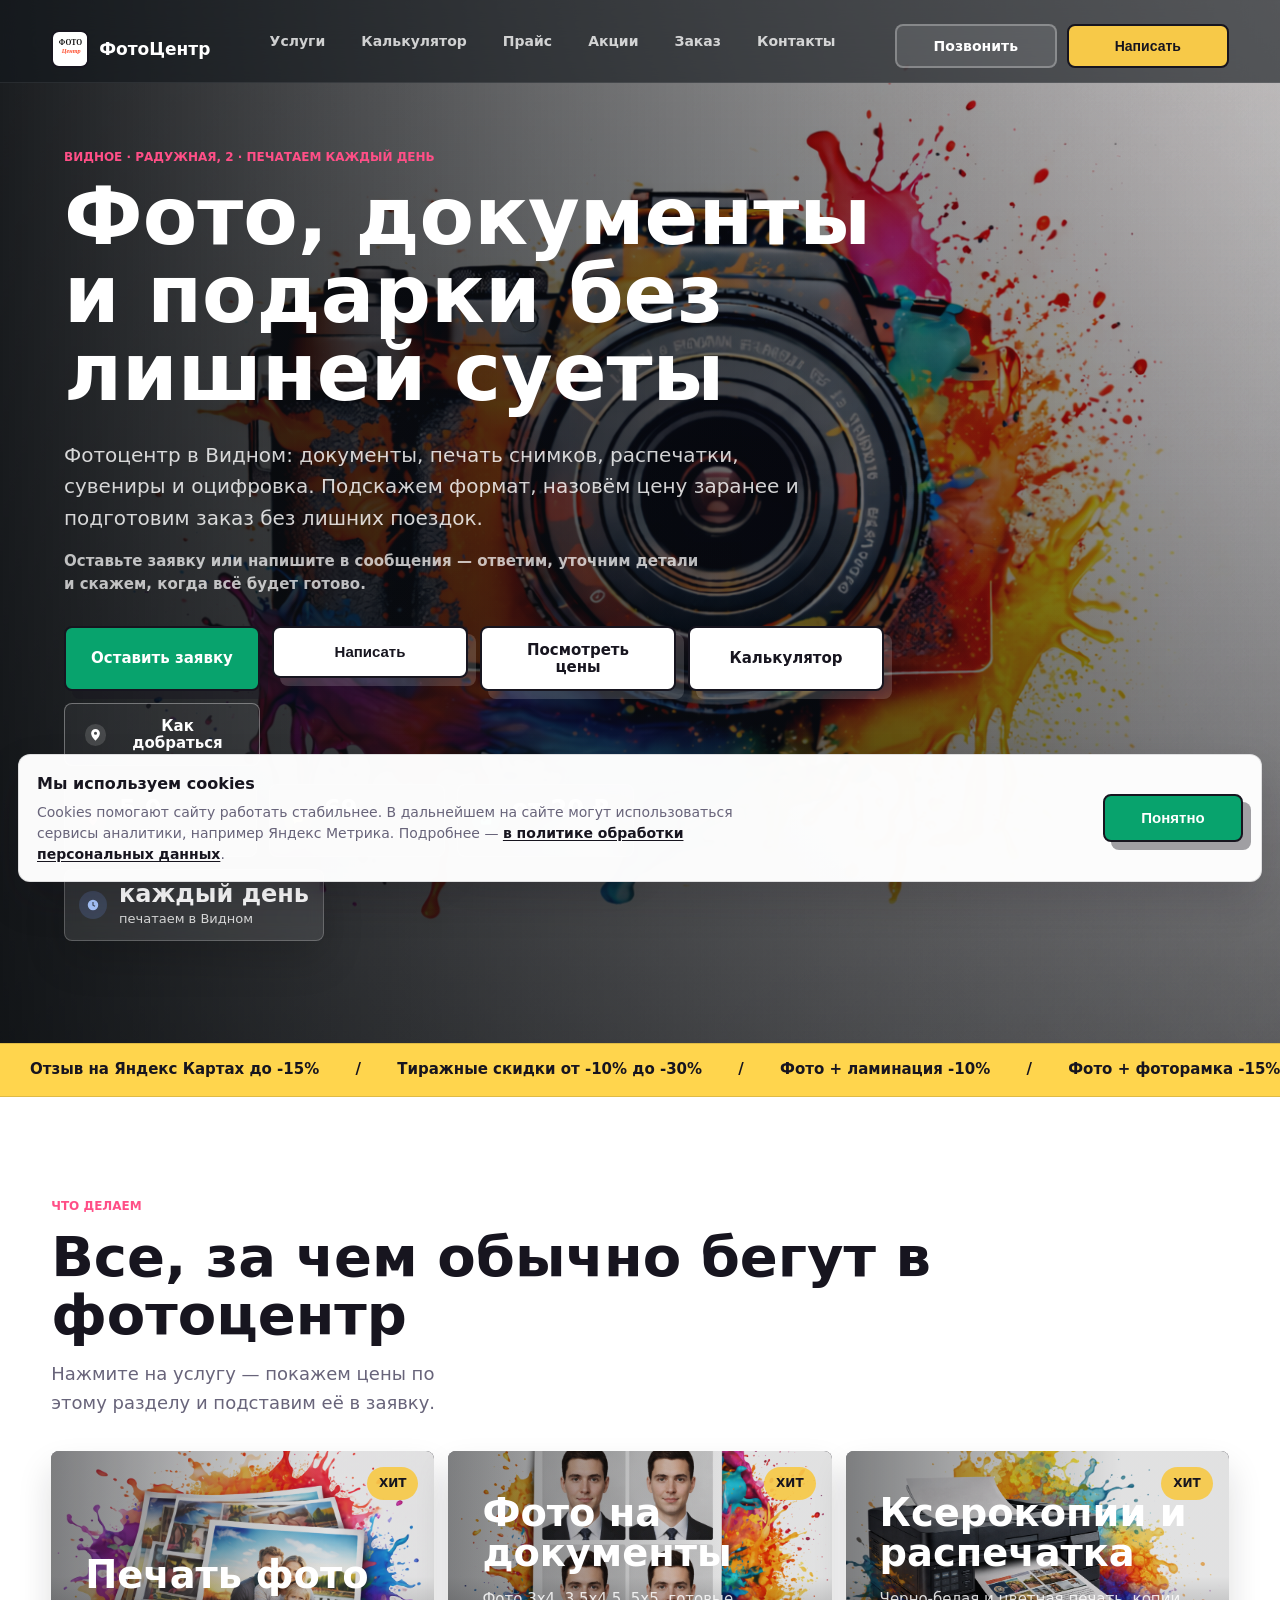
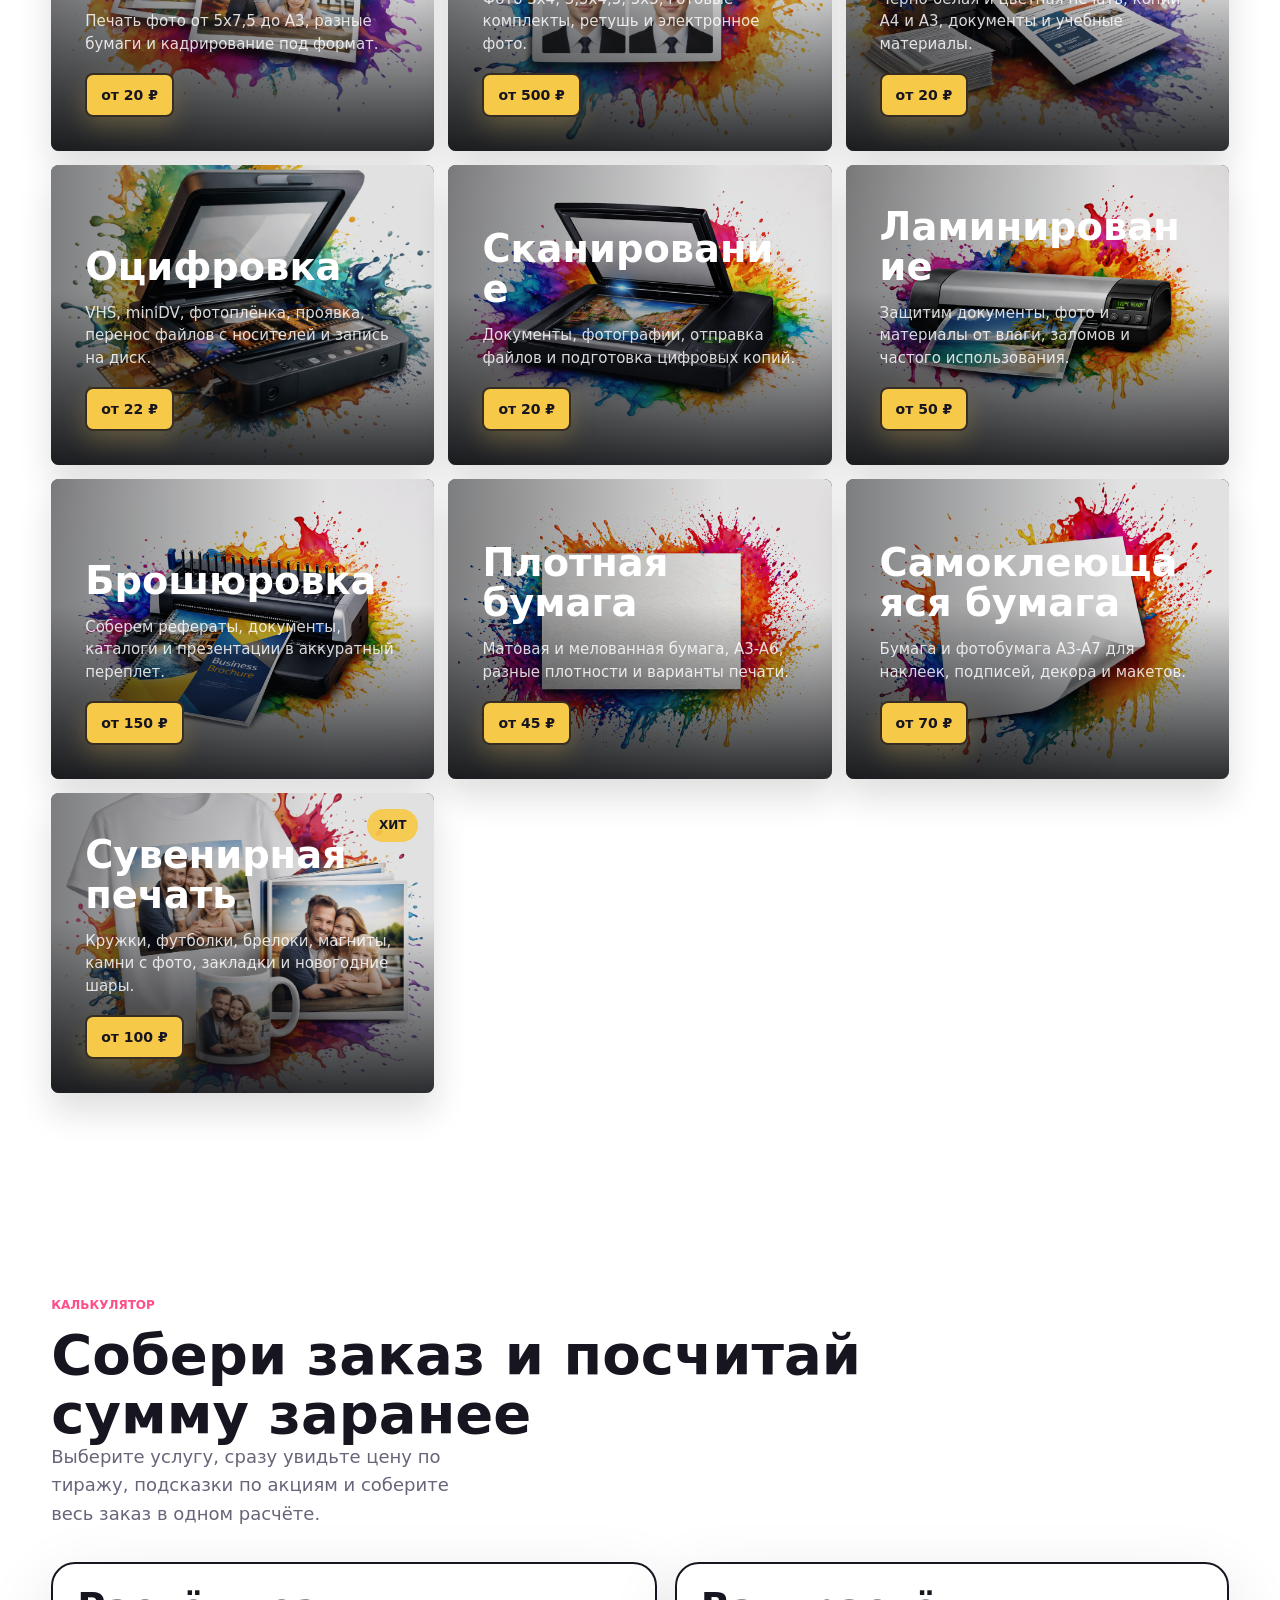
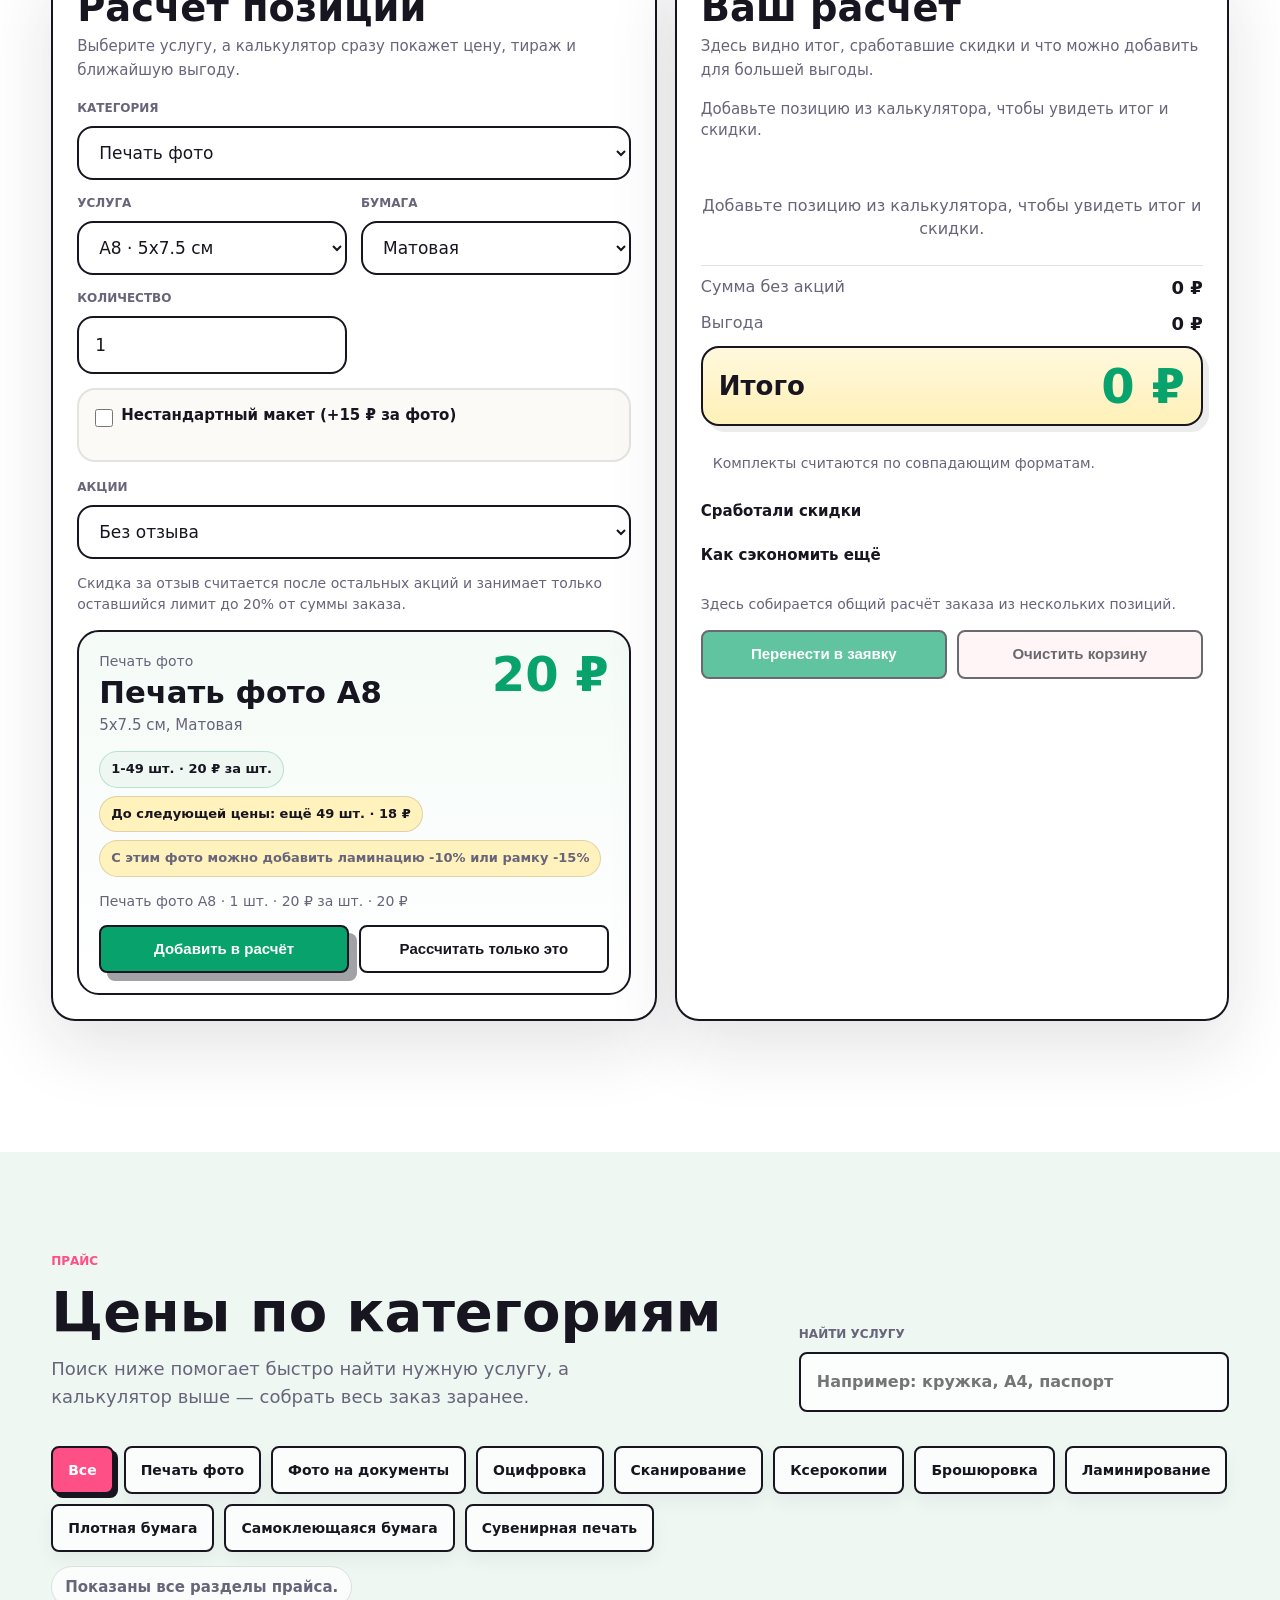
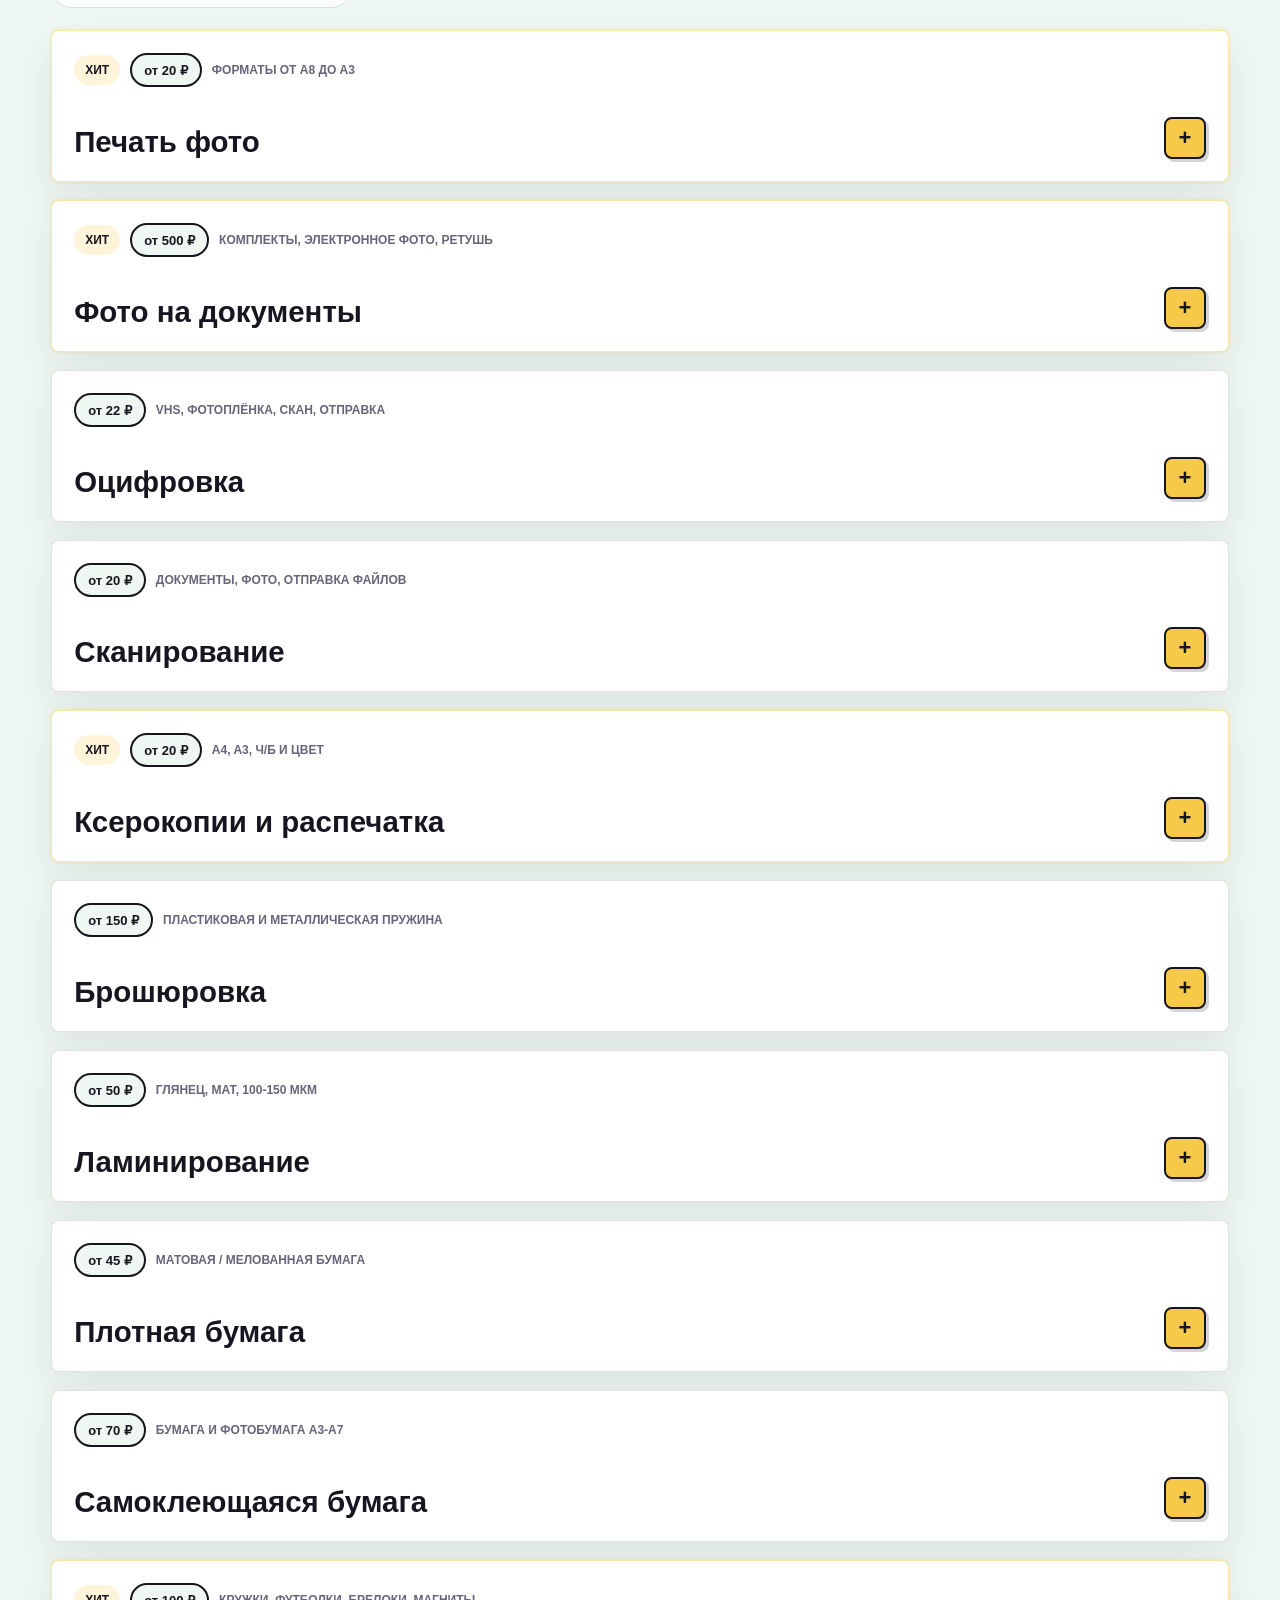
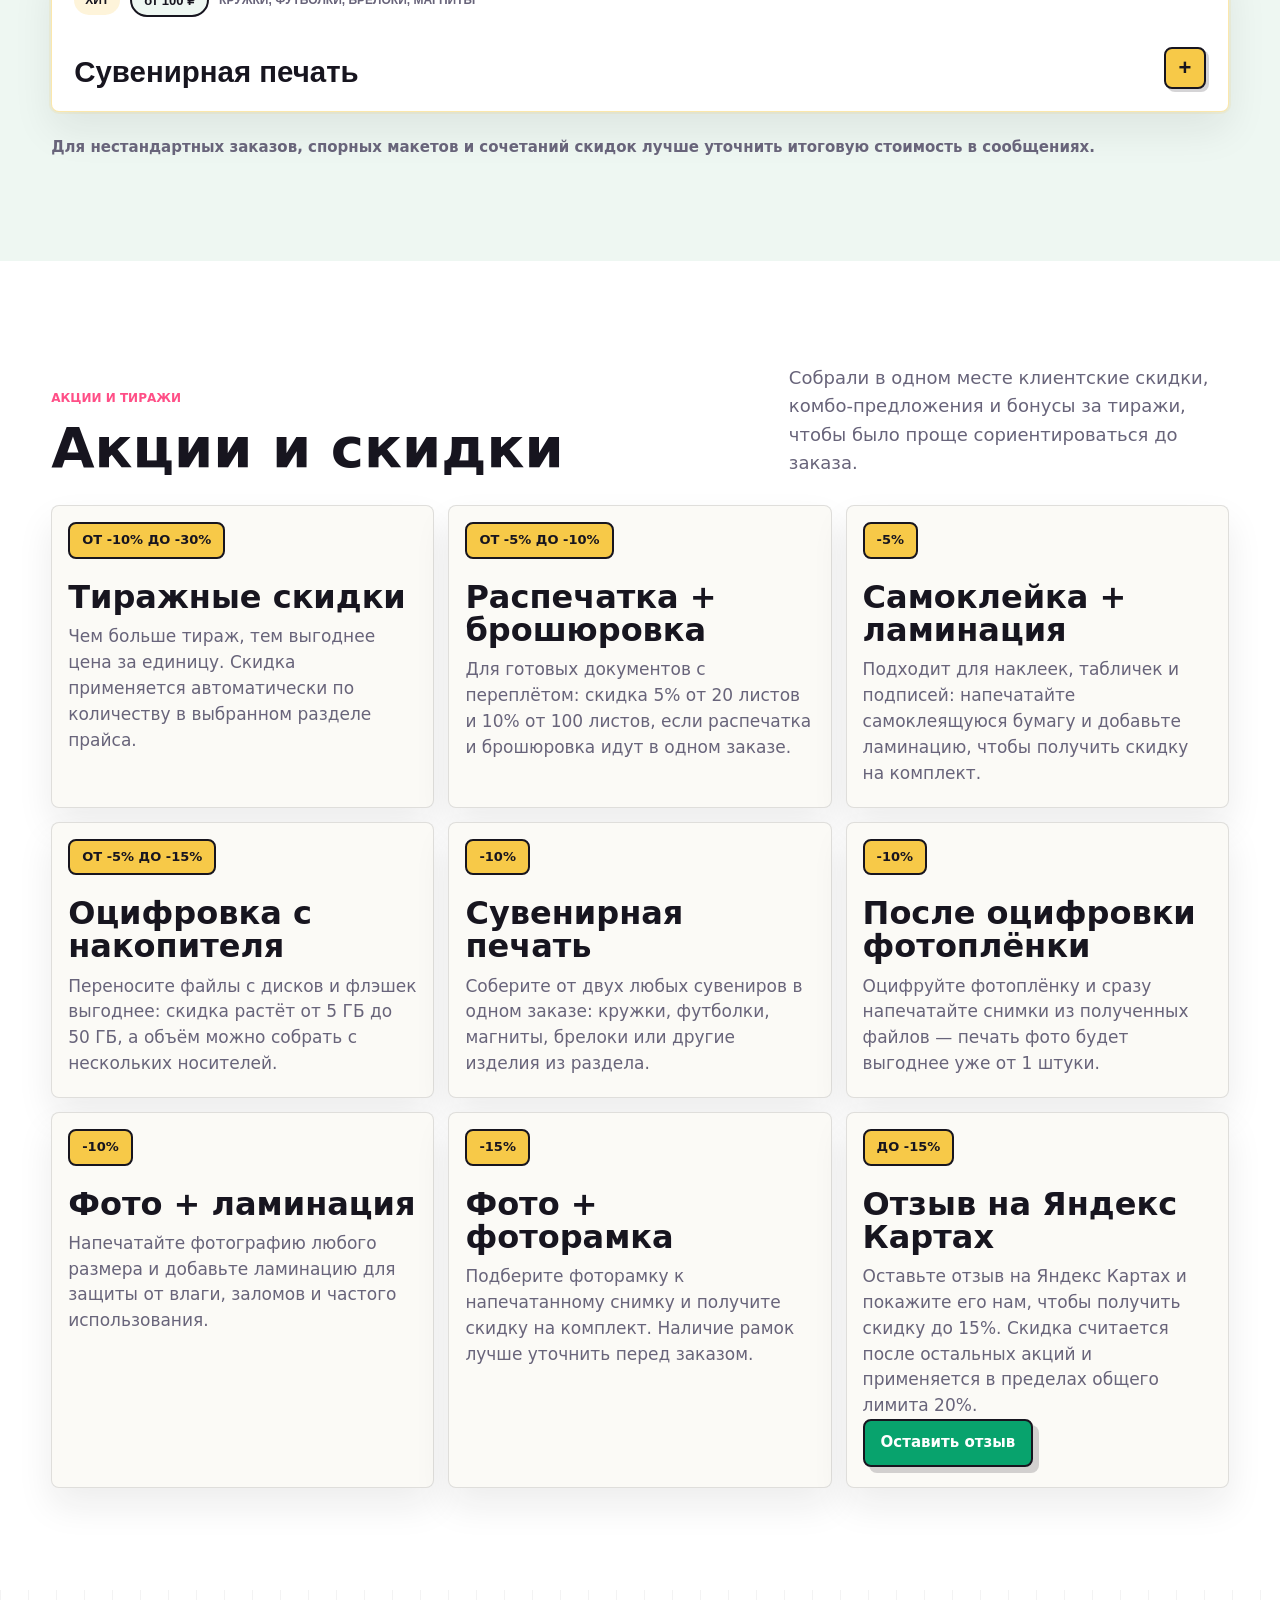
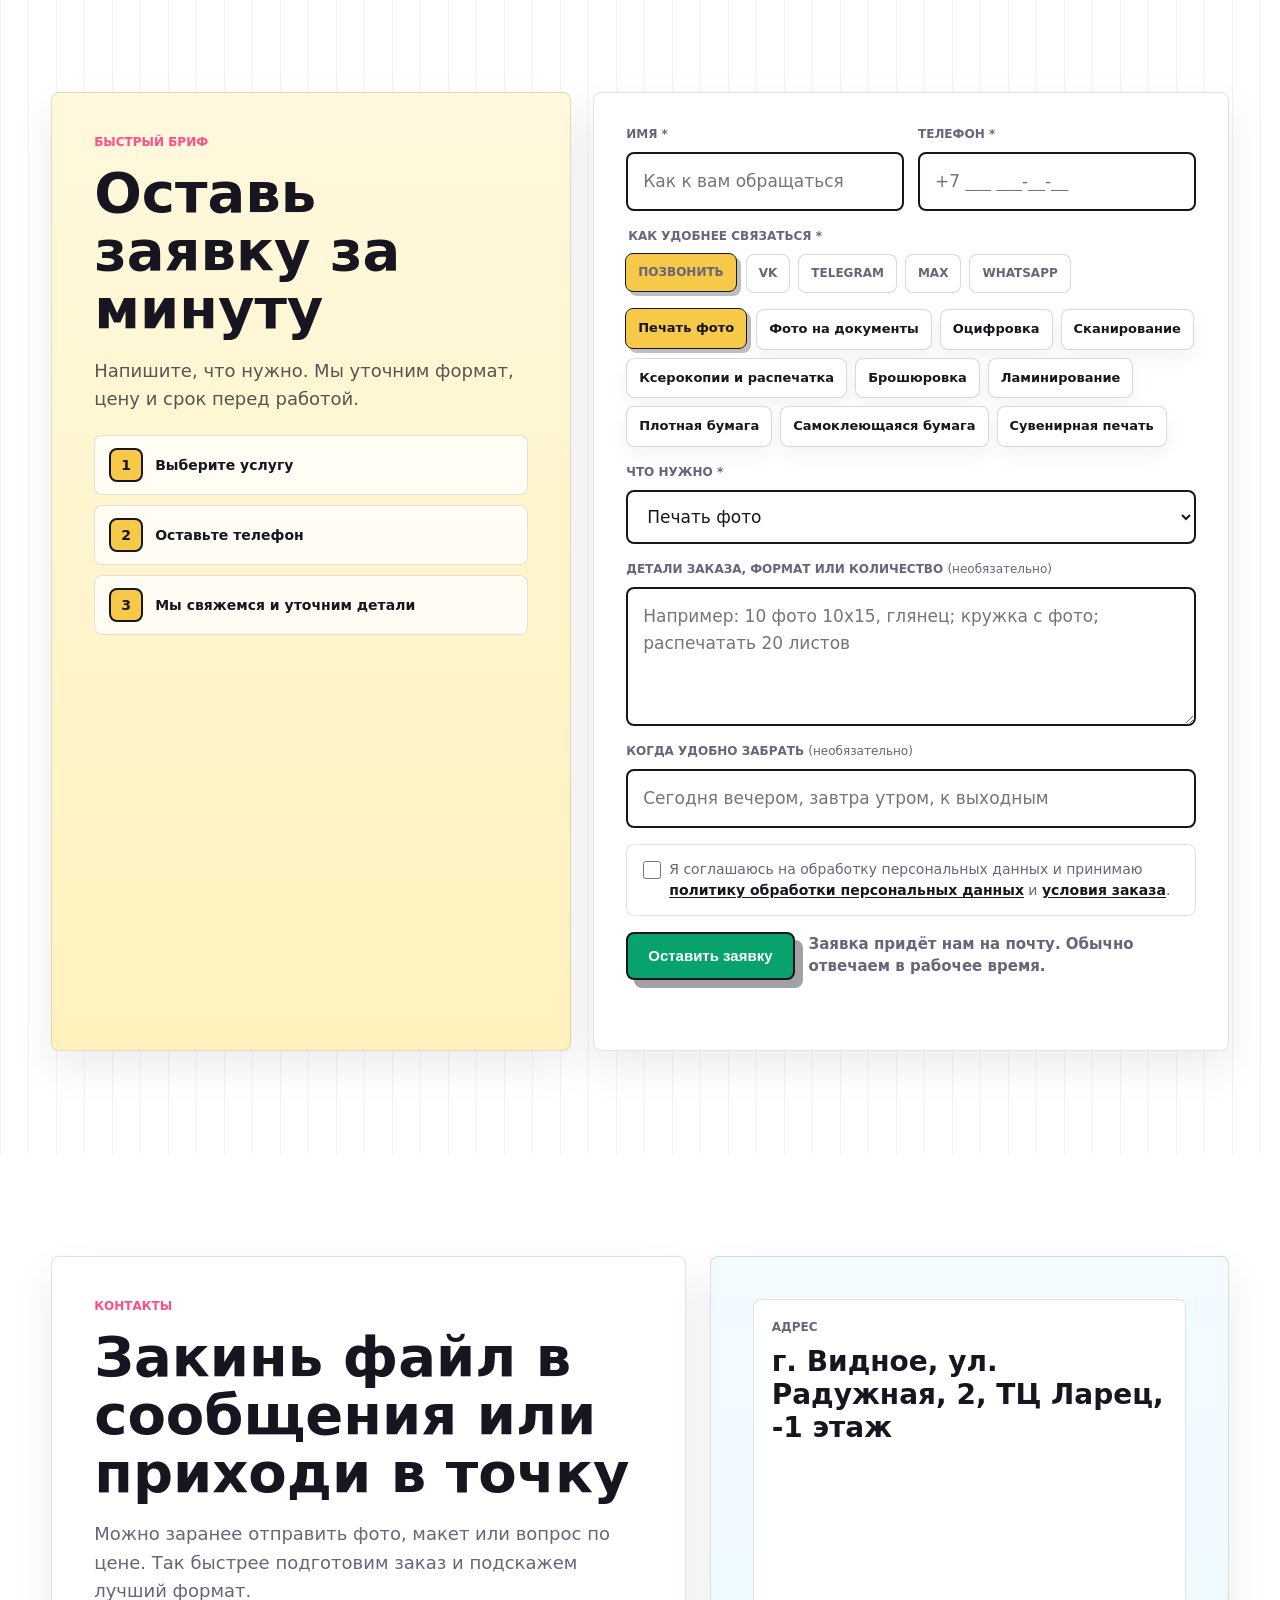
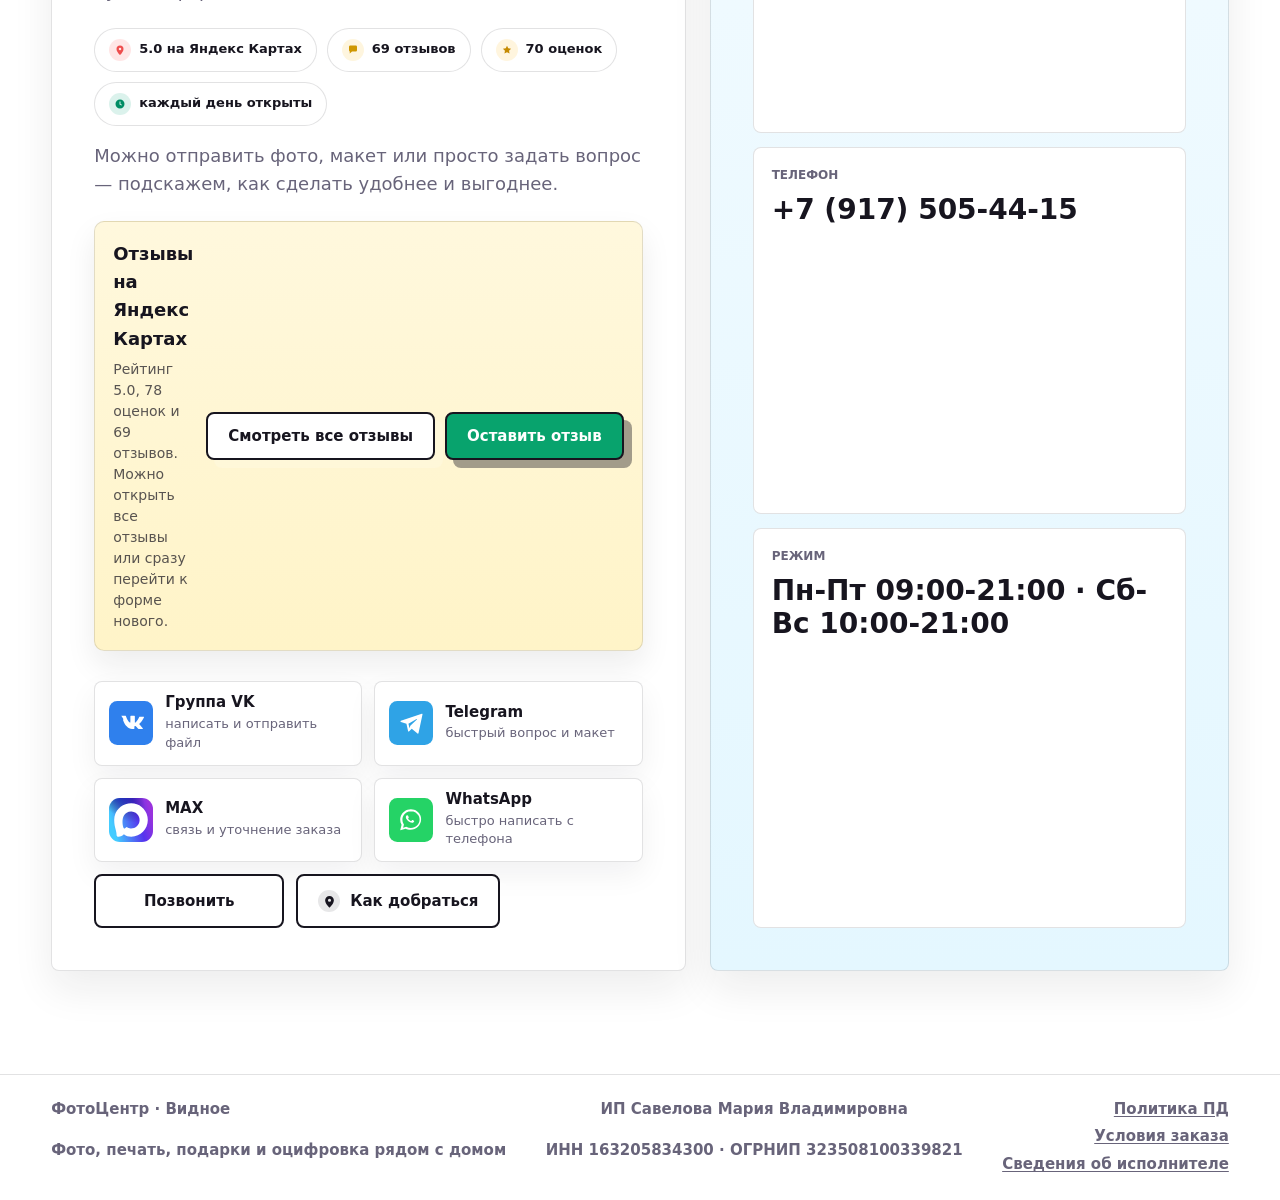
<file: index.html>
﻿<!doctype html>
<html lang="ru">
  <head>
    <meta charset="UTF-8" />
    <meta name="viewport" content="width=device-width, initial-scale=1.0" />
    <meta
      name="description"
      content="ФотоЦентр в Видном: фото на документы, печать фото, сувениры с принтом, копии, сканирование, ламинирование и оцифровка."
    />
    <meta name="robots" content="index,follow" />
    <meta name="theme-color" content="#f6c945" />
    <link rel="canonical" href="https://fotouslugi-vidnoe.ru/" />
    <meta property="og:type" content="website" />
    <meta property="og:locale" content="ru_RU" />
    <meta property="og:url" content="https://fotouslugi-vidnoe.ru/" />
    <meta property="og:title" content="ФотоЦентр Видное - фото, печать, сувениры" />
    <meta
      property="og:description"
      content="Фото на документы, печать фото, копии, сканирование, ламинирование, оцифровка и сувениры с принтом в Видном."
    />
    <meta property="og:image" content="https://fotouslugi-vidnoe.ru/assets/hero-main.jpg" />
    <meta property="og:image:alt" content="Фотоаппарат и распечатанные фотографии в ФотоЦентре" />
    <meta name="twitter:card" content="summary_large_image" />
    <meta name="twitter:title" content="ФотоЦентр Видное - фото, печать, сувениры" />
    <meta
      name="twitter:description"
      content="Фото на документы, печать фото, копии, сканирование, ламинирование, оцифровка и сувениры с принтом в Видном."
    />
    <meta name="twitter:image" content="https://fotouslugi-vidnoe.ru/assets/hero-main.jpg" />
    <title>ФотоЦентр Видное - фото, печать, сувениры</title>
    <link rel="icon" href="./assets/header-logo.svg" type="image/svg+xml" />
    <link rel="manifest" href="./site.webmanifest" />
    <link rel="stylesheet" href="styles.css" />
    <script type="application/ld+json">
      {
        "@context": "https://schema.org",
        "@type": "LocalBusiness",
        "name": "ФотоЦентр",
        "url": "https://fotouslugi-vidnoe.ru/",
        "description": "Фотоцентр в Видном: фото на документы, печать фото, копии, сканирование, ламинирование, оцифровка и сувениры с принтом.",
        "telephone": "+7-917-505-44-15",
        "email": "savelov.mariya@gmail.com",
        "address": {
          "@type": "PostalAddress",
          "addressCountry": "RU",
          "addressRegion": "Московская область",
          "addressLocality": "Видное",
          "streetAddress": "ул. Радужная, 2, ТЦ Ларец, -1 этаж"
        },
        "image": "https://fotouslugi-vidnoe.ru/assets/hero-main.jpg",
        "priceRange": "₽₽",
        "sameAs": [
          "https://vk.ru/pho_tochka.vidnoe",
          "https://t.me/pho_tochkavidnoe",
          "https://max.ru/u/f9LHodD0cOICgtm37sCFTAzQyj_d56Rfk51gOyAlCiE5zOKHnPAy8IaJVZo",
          "https://wa.me/79175054415",
          "https://yandex.ru/maps/org/foto_tsentr/166665523226/reviews/"
        ]
      }
    </script>
  </head>
  <body>
    <header class="site-header">
      <a class="brand" href="#top" aria-label="ФотоЦентр">
        <span class="brand-mark">
          <img class="brand-mark-image" src="./assets/header-logo.svg" alt="" aria-hidden="true" />
        </span>
        <span>ФотоЦентр</span>
      </a>
      <div class="header-nav-menu">
        <button class="header-nav-toggle" type="button" aria-expanded="false" aria-controls="siteNav" aria-label="Открыть меню">
          <span></span>
          <span></span>
          <span></span>
        </button>
        <nav class="nav" id="siteNav" aria-label="Основная навигация">
          <a href="#services">Услуги</a>
          <a href="#calculator">Калькулятор</a>
          <a href="#prices">Прайс</a>
          <a href="#promos">Акции</a>
          <a href="#order">Заказ</a>
          <a href="#contacts">Контакты</a>
        </nav>
      </div>
      <div class="header-actions">
        <a class="header-cta header-cta-secondary" href="tel:+79175054415">Позвонить</a>
        <div class="header-menu">
          <button class="header-cta header-menu-toggle" type="button" aria-expanded="false" aria-controls="writeMenu">
            Написать
          </button>
          <div class="header-menu-dropdown" id="writeMenu">
            <a href="https://vk.ru/pho_tochka.vidnoe" target="_blank" rel="noopener noreferrer">VK</a>
            <a href="https://t.me/pho_tochkavidnoe" target="_blank" rel="noopener noreferrer">Telegram</a>
            <a href="https://max.ru/u/f9LHodD0cOICgtm37sCFTAzQyj_d56Rfk51gOyAlCiE5zOKHnPAy8IaJVZo" target="_blank" rel="noopener noreferrer">MAX</a>
            <a href="https://wa.me/79175054415" target="_blank" rel="noopener noreferrer">WhatsApp</a>
          </div>
        </div>
      </div>
    </header>

    <main id="top">
      <section class="hero">
        <div class="hero-copy">
          <p class="eyebrow">Видное · Радужная, 2 · печатаем каждый день</p>
          <h1>Фото, документы<br />и подарки без лишней суеты</h1>
          <p class="hero-text">
            Фотоцентр в Видном: документы, печать снимков, распечатки, сувениры и оцифровка.
            Подскажем формат, назовём цену заранее и подготовим заказ без лишних поездок.
          </p>
          <p class="hero-support">Оставьте заявку или напишите в сообщения — ответим, уточним детали и скажем, когда всё будет готово.</p>
          <div class="hero-actions">
            <a class="btn btn-primary" href="#order">Оставить заявку</a>
            <div class="action-menu action-menu-hero">
              <button class="btn btn-secondary action-menu-toggle" type="button" aria-expanded="false">
                Написать
              </button>
              <div class="action-menu-dropdown" aria-label="Выберите, где написать">
                <a href="https://vk.ru/pho_tochka.vidnoe" target="_blank" rel="noopener noreferrer">VK</a>
                <a href="https://t.me/pho_tochkavidnoe" target="_blank" rel="noopener noreferrer">Telegram</a>
                <a href="https://max.ru/u/f9LHodD0cOICgtm37sCFTAzQyj_d56Rfk51gOyAlCiE5zOKHnPAy8IaJVZo" target="_blank" rel="noopener noreferrer">MAX</a>
                <a href="https://wa.me/79175054415" target="_blank" rel="noopener noreferrer">WhatsApp</a>
              </div>
            </div>
            <a class="btn btn-secondary" href="#prices">Посмотреть цены</a>
            <a class="btn btn-secondary" href="#calculator">Калькулятор</a>
            <a class="btn btn-ghost btn-route" href="https://yandex.ru/maps/-/CPvjaN9n" target="_blank" rel="noopener noreferrer">
              <span class="btn-route-icon" aria-hidden="true">
                <svg viewBox="0 0 24 24" focusable="false">
                  <path d="M12 22s7-6.2 7-12a7 7 0 1 0-14 0c0 5.8 7 12 7 12Zm0-9.5a2.5 2.5 0 1 1 0-5 2.5 2.5 0 0 1 0 5Z" fill="currentColor" />
                </svg>
              </span>
              <span>Как добраться</span>
            </a>
          </div>
          <div class="hero-stats" aria-label="Быстрая информация">
            <div class="hero-stat hero-stat-pill">
              <span class="hero-stat-icon hero-stat-icon-map" aria-hidden="true">
                <svg viewBox="0 0 24 24" focusable="false">
                  <path d="M12 22s7-6.2 7-12a7 7 0 1 0-14 0c0 5.8 7 12 7 12Zm0-9.5a2.5 2.5 0 1 1 0-5 2.5 2.5 0 0 1 0 5Z" fill="currentColor" />
                </svg>
              </span>
              <div class="hero-stat-copy">
                <strong>5.0</strong>
                <span>на Яндекс Картах</span>
              </div>
            </div>
            <div class="hero-stat hero-stat-pill">
              <span class="hero-stat-icon hero-stat-icon-review" aria-hidden="true">
                <svg viewBox="0 0 24 24" focusable="false">
                  <path d="M4 5.5A2.5 2.5 0 0 1 6.5 3h11A2.5 2.5 0 0 1 20 5.5v7A2.5 2.5 0 0 1 17.5 15H10l-4.5 4v-4H6.5A2.5 2.5 0 0 1 4 12.5v-7Z" fill="currentColor" />
                </svg>
              </span>
              <div class="hero-stat-copy">
                <strong>69</strong>
                <span>живых отзывов</span>
              </div>
            </div>
            <div class="hero-stat hero-stat-pill">
              <span class="hero-stat-icon hero-stat-icon-price" aria-hidden="true">
                <svg viewBox="0 0 24 24" focusable="false">
                  <path d="M6 4h12v4H6V4Zm-1 6h14a2 2 0 0 1 2 2v6a2 2 0 0 1-2 2H5a2 2 0 0 1-2-2v-6a2 2 0 0 1 2-2Zm2 2v2h4v-2H7Z" fill="currentColor" />
                </svg>
              </span>
              <div class="hero-stat-copy">
                <strong>от 20 ₽</strong>
                <span>фото за снимок</span>
              </div>
            </div>
            <div class="hero-stat hero-stat-pill">
              <span class="hero-stat-icon hero-stat-icon-time" aria-hidden="true">
                <svg viewBox="0 0 24 24" focusable="false">
                  <path d="M12 3a9 9 0 1 1 0 18 9 9 0 0 1 0-18Zm1 4h-2v6l4 2 1-1.7-3-1.5V7Z" fill="currentColor" />
                </svg>
              </span>
              <div class="hero-stat-copy">
                <strong>каждый день</strong>
                <span>печатаем в Видном</span>
              </div>
            </div>
          </div>
        </div>
        <div class="hero-media" aria-label="Печать фото и документы">
          <img
            src="./assets/hero-main.jpg"
            alt="Фотоаппарат и распечатанные снимки"
          />
          <div class="floating-card top-card">
            <span>от 20 ₽</span>
            <p>печать фото</p>
          </div>
          <div class="floating-card bottom-card">
            <span>от 450 ₽</span>
            <p>электронное фото</p>
          </div>
        </div>
      </section>

      <section class="ticker-section" aria-label="Акции и скидки">
        <div class="ticker-track">
          <div class="ticker-content">
            <span>Отзыв на Яндекс Картах до -15%</span>
            <span class="ticker-separator">/</span>
            <span>Тиражные скидки от -10% до -30%</span>
            <span class="ticker-separator">/</span>
            <span>Фото + ламинация -10%</span>
            <span class="ticker-separator">/</span>
            <span>Фото + фоторамка -15%</span>
            <span class="ticker-separator">/</span>
            <span>Распечатка + брошюровка от -5% до -10%</span>
            <span class="ticker-separator">/</span>
            <span>Самоклейка + ламинация -5%</span>
            <span class="ticker-separator">/</span>
            <span>Оцифровка диска или флэшки от -5% до -15%</span>
            <span class="ticker-separator">/</span>
            <span>Сувениры от 2 шт -10%</span>
            <span class="ticker-separator">/</span>
            <span>После оцифровки фотоплёнки печать фото -10%</span>
          </div>
          <div class="ticker-content" aria-hidden="true">
            <span>Отзыв на Яндекс Картах до -15%</span>
            <span class="ticker-separator">/</span>
            <span>Тиражные скидки от -10% до -30%</span>
            <span class="ticker-separator">/</span>
            <span>Фото + ламинация -10%</span>
            <span class="ticker-separator">/</span>
            <span>Фото + фоторамка -15%</span>
            <span class="ticker-separator">/</span>
            <span>Распечатка + брошюровка от -5% до -10%</span>
            <span class="ticker-separator">/</span>
            <span>Самоклейка + ламинация -5%</span>
            <span class="ticker-separator">/</span>
            <span>Оцифровка диска или флэшки от -5% до -15%</span>
            <span class="ticker-separator">/</span>
            <span>Сувениры от 2 шт -10%</span>
            <span class="ticker-separator">/</span>
            <span>После оцифровки фотоплёнки печать фото -10%</span>
          </div>
        </div>
      </section>

      <section class="section service-section" id="services">
        <div class="section-head">
          <p class="eyebrow">что делаем</p>
          <h2>Все, за чем обычно бегут в фотоцентр</h2>
          <p class="section-lead">Нажмите на услугу — покажем цены по этому разделу и подставим её в заявку.</p>
        </div>
        <div class="service-grid service-grid-full">
          <article class="service-card service-card-photo" data-target-filter="photo" data-order-service="Печать фото">
            <img src="./assets/photos.png" alt="Печать фотографий" loading="lazy" />
            <span class="card-label">хит</span>
            <div>
              <h3>Печать фото</h3>
              <p>Печать фото от 5x7,5 до A3, разные бумаги и кадрирование под формат.</p>
              <span class="service-price">от 20 ₽</span>
            </div>
          </article>
          <article class="service-card service-card-docs" data-target-filter="docs" data-order-service="Фото на документы">
            <img src="./assets/docs.png" alt="Фото на документы" loading="lazy" />
            <span class="card-label">хит</span>
            <div>
              <h3>Фото на документы</h3>
              <p>Фото 3x4, 3,5x4,5, 5x5, готовые комплекты, ретушь и электронное фото.</p>
              <span class="service-price">от 500 ₽</span>
            </div>
          </article>
          <article class="service-card service-card-print" data-target-filter="print" data-order-service="Ксерокопии и распечатка">
            <img src="./assets/copies.png" alt="Распечатки и ксерокопии" loading="lazy" />
            <span class="card-label">хит</span>
            <div>
              <h3>Ксерокопии и распечатка</h3>
              <p>Черно-белая и цветная печать, копии A4 и A3, документы и учебные материалы.</p>
              <span class="service-price">от 20 ₽</span>
            </div>
          </article>
          <article class="service-card service-card-digital" data-target-filter="digital" data-order-service="Оцифровка">
            <img src="./assets/digitization-card.png" alt="Оцифровка пленок и кассет" loading="lazy" />
            <div>
              <h3>Оцифровка</h3>
              <p>VHS, miniDV, фотоплёнка, проявка, перенос файлов с носителей и запись на диск.</p>
              <span class="service-price">от 22 ₽</span>
            </div>
          </article>
          <article class="service-card service-card-scan" data-target-filter="scan" data-order-service="Сканирование">
            <img src="./assets/scanning.png" alt="Сканирование документов и фото" loading="lazy" />
            <div>
              <h3>Сканирование</h3>
              <p>Документы, фотографии, отправка файлов и подготовка цифровых копий.</p>
              <span class="service-price">от 20 ₽</span>
            </div>
          </article>
          <article class="service-card service-card-lamination" data-target-filter="lamination" data-order-service="Ламинирование">
            <img src="./assets/lamination.png" alt="Ламинация документов и фотографий" loading="lazy" />
            <div>
              <h3>Ламинирование</h3>
              <p>Защитим документы, фото и материалы от влаги, заломов и частого использования.</p>
              <span class="service-price">от 50 ₽</span>
            </div>
          </article>
          <article class="service-card service-card-binding" data-target-filter="binding" data-order-service="Брошюровка">
            <img src="./assets/brochure.png" alt="Брошюровка документов" loading="lazy" />
            <div>
              <h3>Брошюровка</h3>
              <p>Соберем рефераты, документы, каталоги и презентации в аккуратный переплет.</p>
              <span class="service-price">от 150 ₽</span>
            </div>
          </article>
          <article class="service-card service-card-paper" data-target-filter="paper" data-order-service="Плотная бумага">
            <img src="./assets/thick-paper.png" alt="Плотная бумага для печати" loading="lazy" />
            <div>
              <h3>Плотная бумага</h3>
              <p>Матовая и мелованная бумага, A3-A6, разные плотности и варианты печати.</p>
              <span class="service-price">от 45 ₽</span>
            </div>
          </article>
          <article class="service-card service-card-sticker" data-target-filter="sticker" data-order-service="Самоклеющаяся бумага">
            <img src="./assets/sticker-paper.png" alt="Самоклеющаяся бумага" loading="lazy" />
            <div>
              <h3>Самоклеющаяся бумага</h3>
              <p>Бумага и фотобумага A3-A7 для наклеек, подписей, декора и макетов.</p>
              <span class="service-price">от 70 ₽</span>
            </div>
          </article>
          <article class="service-card service-card-gifts" data-target-filter="gifts" data-order-service="Сувенирная печать">
            <img src="./assets/souvenirs.png" alt="Сувенирная печать" loading="lazy" />
            <span class="card-label">хит</span>
            <div>
              <h3>Сувенирная печать</h3>
              <p>Кружки, футболки, брелоки, магниты, камни с фото, закладки и новогодние шары.</p>
              <span class="service-price">от 100 ₽</span>
            </div>
          </article>
        </div>
      </section>

      <section class="section calculator-section" id="calculator">
        <div class="section-head">
          <p class="eyebrow">калькулятор</p>
          <h2 id="photoCalculatorTitle">Собери заказ и посчитай сумму заранее</h2>
          <p class="section-lead">
            Выберите услугу, сразу увидьте цену по тиражу, подсказки по акциям и соберите весь заказ в одном расчёте.
          </p>
        </div>
        <div class="calculator-panel" aria-labelledby="photoCalculatorTitle">
          <div class="calculator-workspace" aria-label="Параметры калькулятора заказа">
            <div class="calculator-card calculator-builder">
              <div class="calculator-card-head">
                <h3>Расчёт позиции</h3>
                <p>Выберите услугу, а калькулятор сразу покажет цену, тираж и ближайшую выгоду.</p>
              </div>

              <div class="calculator-grid calculator-grid-basket">
                <label>
                  <span>Категория</span>
                  <select id="calcCategory"></select>
                </label>
                <div class="calculator-dynamic-fields" id="calcFields"></div>
              </div>

              <label class="calculator-review-field">
                <span>Акции</span>
                <select id="calcReviewPromo">
                  <option value="no">Без отзыва</option>
                  <option value="yes">Отзыв на Яндекс Картах до -15%</option>
                </select>
              </label>
              <p class="calculator-promo-note">
                Скидка за отзыв считается после остальных акций и занимает только оставшийся лимит до 20% от суммы заказа.
              </p>

              <div class="calculator-preview" id="calcPreview" aria-live="polite">
                <div class="calculator-preview-top">
                  <div>
                    <div class="calculator-preview-meta" id="calcPreviewMeta">Выберите услугу</div>
                    <h3 class="calculator-preview-title" id="calcPreviewTitle">—</h3>
                    <p class="calculator-preview-description" id="calcPreviewDescription">
                      Здесь появится краткое описание выбранной позиции.
                    </p>
                  </div>
                  <div class="calculator-preview-price" id="calcPreviewTotal">0 ₽</div>
                </div>
                <div class="calculator-badges" id="calcPreviewBadges"></div>
                <p class="calculator-builder-note" id="calcBuilderNote">
                  Выберите категорию, услугу и количество, затем добавьте позицию в общий расчёт.
                </p>
                <div class="calculator-builder-actions">
                  <button class="btn btn-primary" id="calcAddItem" type="button">
                    Добавить в расчёт
                  </button>
                  <button class="btn btn-secondary" id="calcReplaceItem" type="button">
                    Рассчитать только это
                  </button>
                </div>
              </div>
            </div>

            <aside class="calculator-card calculator-result" id="calcCartResult" aria-live="polite">
              <div class="calculator-card-head">
                <h3>Ваш расчёт</h3>
                <p>Здесь видно итог, сработавшие скидки и что можно добавить для большей выгоды.</p>
              </div>

              <div class="calculator-result-top">
                <span class="calculator-badge" id="calcCartBadge">Пустой расчёт</span>
                <strong id="calcCartTotal">0 ₽</strong>
              </div>
              <p class="calculator-summary" id="calcCartSummary">
                Добавьте услуги и товары, чтобы собрать заказ по шагам.
              </p>
              <div class="calculator-cart-list" id="calcCartList"></div>
              <p class="calculator-empty" id="calcCartEmpty">
                Добавьте позицию из калькулятора, чтобы увидеть итог и скидки.
              </p>

              <div class="calculator-totals">
                <div class="calculator-total-row">
                  <span>Сумма без акций</span>
                  <b id="calcCartSubtotal">0 ₽</b>
                </div>
                <div class="calculator-total-row">
                  <span>Выгода</span>
                  <b id="calcCartDiscounts">0 ₽</b>
                </div>
                <div class="calculator-total-row calculator-total-row-final">
                  <span>Итого</span>
                  <b id="calcCartGrandTotal">0 ₽</b>
                </div>
              </div>

              <div class="calculator-breakdown">
                <span id="calcCartMeta">Скидки считаются по связкам внутри корзины и по выгоде для клиента.</span>
              </div>

              <div class="calculator-insights" id="calcCartInsights" hidden>
                <section class="calculator-insight">
                  <h3>Сработали скидки</h3>
                  <div class="calculator-lines" id="calcCartAppliedDiscounts"></div>
                </section>
                <section class="calculator-insight">
                  <h3>Как сэкономить ещё</h3>
                  <div class="calculator-lines" id="calcCartSavingsTips"></div>
                </section>
              </div>

              <p class="calculator-result-note" id="calcCartNote">
                Здесь собирается общий расчёт заказа из нескольких позиций.
              </p>
              <div class="calculator-actions">
                <button class="btn btn-primary calculator-transfer" id="calcCartTransfer" type="button">
                  Перенести в заявку
                </button>
                <button class="btn btn-ghost calculator-clear" id="calcCartClear" type="button">
                  Очистить корзину
                </button>
              </div>
            </aside>
          </div>
        </div>
        <div class="calculator-toast" id="calcToast" aria-live="polite" aria-atomic="true"></div>
      </section>

      <section class="section price-section" id="prices">
        <div class="section-head split-head">
          <div>
            <p class="eyebrow">прайс</p>
            <h2>Цены по категориям</h2>
            <p class="price-intro">Поиск ниже помогает быстро найти нужную услугу, а калькулятор выше — собрать весь заказ заранее.</p>
          </div>
          <label class="search-box">
            <span>Найти услугу</span>
            <input type="search" id="priceSearch" placeholder="Например: кружка, А4, паспорт" />
          </label>
        </div>

        <div class="price-tabs" role="tablist" aria-label="Категории прайса">
          <button class="tab active" type="button" data-filter="all">Все</button>
          <button class="tab" type="button" data-filter="photo">Печать фото</button>
          <button class="tab" type="button" data-filter="docs">Фото на документы</button>
          <button class="tab" type="button" data-filter="digital">Оцифровка</button>
          <button class="tab" type="button" data-filter="scan">Сканирование</button>
          <button class="tab" type="button" data-filter="print">Ксерокопии</button>
          <button class="tab" type="button" data-filter="binding">Брошюровка</button>
          <button class="tab" type="button" data-filter="lamination">Ламинирование</button>
          <button class="tab" type="button" data-filter="paper">Плотная бумага</button>
          <button class="tab" type="button" data-filter="sticker">Самоклеющаяся бумага</button>
          <button class="tab" type="button" data-filter="gifts">Сувенирная печать</button>
        </div>
        <p class="price-filter-status" id="priceFilterStatus">Показаны все разделы прайса.</p>
        <p class="price-empty-message" id="priceEmptyMessage">
          Не нашли услугу? <a href="#contacts">Напишите нам</a> — подскажем цену.
        </p>

        <div class="price-grid price-table-grid" id="priceGrid">
          <article class="price-card price-table-card price-card-hot" data-category="photo">
            <button class="price-card-toggle" type="button" aria-expanded="false">
            <div class="price-card-top">
              <span class="price-hot-tag">хит</span>
              <span class="price-chip">от 20 ₽</span>
              <span class="price-meta">форматы от A8 до A3</span>
            </div>
            <h3>Печать фото</h3>
            </button>
            <div class="price-card-body" hidden>
            <div class="price-table-wrap">
              <table class="price-table photo-price-table detail-price-table">
                <thead><tr><th>Формат</th><th>Размер</th><th>Бумага или тип</th><th>Кол-во</th><th>Цена</th></tr></thead>
                <tbody>
                  <tr><td>A8</td><td>5×7,5 см</td><td>Матовая / Глянцевая</td><td>1-49<br />50-99<br />100-199<br />200+</td><td><div class="photo-tier-list"><span class="photo-tier"><span class="photo-tier-qty">1-49 шт.</span><span class="photo-tier-price">20 ₽</span></span><span class="photo-tier"><span class="photo-tier-qty">50-99 шт.</span><span class="photo-tier-price">18 ₽</span></span><span class="photo-tier"><span class="photo-tier-qty">100-199 шт.</span><span class="photo-tier-price">17 ₽</span></span><span class="photo-tier"><span class="photo-tier-qty">200+ шт.</span><span class="photo-tier-price">16 ₽</span></span></div></td></tr>
                  <tr><td>A7</td><td>7,5×10 см</td><td>Матовая / Глянцевая</td><td>1-29<br />30-59<br />60-99<br />100+</td><td><div class="photo-tier-list"><span class="photo-tier"><span class="photo-tier-qty">1-29 шт.</span><span class="photo-tier-price">30 ₽</span></span><span class="photo-tier"><span class="photo-tier-qty">30-59 шт.</span><span class="photo-tier-price">27 ₽</span></span><span class="photo-tier"><span class="photo-tier-qty">60-99 шт.</span><span class="photo-tier-price">26 ₽</span></span><span class="photo-tier"><span class="photo-tier-qty">100+ шт.</span><span class="photo-tier-price">24 ₽</span></span></div></td></tr>
                  <tr><td>A6</td><td>10×15 см</td><td>Матовая / Глянцевая</td><td>1-9<br />10-29<br />30-49<br />50-99<br />100-199<br />200+</td><td><div class="photo-tier-list"><span class="photo-tier"><span class="photo-tier-qty">1-9 шт.</span><span class="photo-tier-price">50 ₽</span></span><span class="photo-tier"><span class="photo-tier-qty">10-29 шт.</span><span class="photo-tier-price">45 ₽</span></span><span class="photo-tier"><span class="photo-tier-qty">30-49 шт.</span><span class="photo-tier-price">43 ₽</span></span><span class="photo-tier"><span class="photo-tier-qty">50-99 шт.</span><span class="photo-tier-price">40 ₽</span></span><span class="photo-tier"><span class="photo-tier-qty">100-199 шт.</span><span class="photo-tier-price">38 ₽</span></span><span class="photo-tier"><span class="photo-tier-qty">200+ шт.</span><span class="photo-tier-price">35 ₽</span></span></div></td></tr>
                  <tr><td>13×18</td><td>13×18 см</td><td>Матовая / Глянцевая</td><td>1-9<br />10-14<br />15-29<br />30+</td><td><div class="photo-tier-list"><span class="photo-tier"><span class="photo-tier-qty">1-9 шт.</span><span class="photo-tier-price">100 ₽</span></span><span class="photo-tier"><span class="photo-tier-qty">10-14 шт.</span><span class="photo-tier-price">90 ₽</span></span><span class="photo-tier"><span class="photo-tier-qty">15-29 шт.</span><span class="photo-tier-price">85 ₽</span></span><span class="photo-tier"><span class="photo-tier-qty">30+ шт.</span><span class="photo-tier-price">80 ₽</span></span></div></td></tr>
                  <tr><td>A5</td><td>15×20 см</td><td>Матовая / Глянцевая</td><td>1-9<br />10-14<br />15-29<br />30+</td><td><div class="photo-tier-list"><span class="photo-tier"><span class="photo-tier-qty">1-9 шт.</span><span class="photo-tier-price">150 ₽</span></span><span class="photo-tier"><span class="photo-tier-qty">10-14 шт.</span><span class="photo-tier-price">135 ₽</span></span><span class="photo-tier"><span class="photo-tier-qty">15-29 шт.</span><span class="photo-tier-price">128 ₽</span></span><span class="photo-tier"><span class="photo-tier-qty">30+ шт.</span><span class="photo-tier-price">120 ₽</span></span></div></td></tr>
                  <tr><td>A4</td><td>21×29,7 см</td><td>Матовая / Глянцевая</td><td>1-4<br />5-9<br />10-29<br />30+</td><td><div class="photo-tier-list"><span class="photo-tier"><span class="photo-tier-qty">1-4 шт.</span><span class="photo-tier-price">250 ₽</span></span><span class="photo-tier"><span class="photo-tier-qty">5-9 шт.</span><span class="photo-tier-price">225 ₽</span></span><span class="photo-tier"><span class="photo-tier-qty">10-29 шт.</span><span class="photo-tier-price">213 ₽</span></span><span class="photo-tier"><span class="photo-tier-qty">30+ шт.</span><span class="photo-tier-price">200 ₽</span></span></div></td></tr>
                  <tr><td>A3</td><td>29,7×42 см</td><td>Матовая / Глянцевая</td><td>1-2<br />3-5<br />6-10<br />11+</td><td><div class="photo-tier-list"><span class="photo-tier"><span class="photo-tier-qty">1-2 шт.</span><span class="photo-tier-price">850 ₽</span></span><span class="photo-tier"><span class="photo-tier-qty">3-5 шт.</span><span class="photo-tier-price">765 ₽</span></span><span class="photo-tier"><span class="photo-tier-qty">6-10 шт.</span><span class="photo-tier-price">723 ₽</span></span><span class="photo-tier"><span class="photo-tier-qty">11+ шт.</span><span class="photo-tier-price">680 ₽</span></span></div></td></tr>
                  <tr><td>Нестандартный</td><td>По макету</td><td>Кадрирование</td><td></td><td><div class="photo-tier-list photo-tier-list-single"><span class="photo-tier"><span class="photo-tier-price">+15 ₽</span></span></div></td></tr>
                </tbody>
              </table>
            </div>
            <p class="coverage-note">Печать нестандартного размера рассчитывается по ближайшему формату из таблицы +15 ₽ за 1 фото.</p>
            </div>
          </article>

          <article class="price-card price-table-card accent-card price-card-hot" data-category="docs">
            <button class="price-card-toggle" type="button" aria-expanded="false">
            <div class="price-card-top">
              <span class="price-hot-tag">хит</span>
              <span class="price-chip">от 500 ₽</span>
              <span class="price-meta">комплекты, электронное фото, ретушь</span>
            </div>
            <h3>Фото на документы</h3>
            </button>
            <div class="price-card-body" hidden>
            <div class="price-table-wrap">
              <table class="price-table">
                <thead><tr><th>Услуга</th><th>Формат</th><th>Комплект или описание</th><th>Цена</th></tr></thead>
                <tbody>
                  <tr class="price-subcategory-row"><td colspan="4">Фото на документы</td></tr>
                  <tr><td>Фото на документы</td><td>3×4 / 2×3</td><td>Комплект 4 шт.; пропуск, студенческий, мед.книжка, военный билет и др.</td><td>500 ₽</td></tr>
                  <tr><td>Фото на документы</td><td>3,5×4,5</td><td>Комплект 4 шт.</td><td>600 ₽</td></tr>
                  <tr><td>Фото на документы</td><td>5×5</td><td>С печатью, 4 шт.</td><td>800 ₽</td></tr>
                  <tr><td>Фото на документы</td><td>5×5</td><td>Электронный вид, без печати</td><td>600 ₽</td></tr>
                  <tr><td>Фото на документы</td><td>5×5</td><td>Готовое фото, печать 2 шт.</td><td>300 ₽</td></tr>
                  <tr><td>Фото на документы</td><td>9×12</td><td>Пакет услуг, 1 шт.</td><td>700 ₽</td></tr>
                  <tr><td>Фото на документы</td><td>9×12</td><td>Готовое фото, 1 шт.</td><td>300 ₽</td></tr>
                  <tr><td>Подстановка костюма</td><td>Для фото</td><td>Служебные формы со званиями, классическая мужская и женская одежда</td><td>150 ₽</td></tr>
                  <tr class="price-subcategory-row"><td colspan="4">Готовые комплекты</td></tr>
                  <tr><td>Готовый комплект</td><td>2 / 4 / 6 / 8 / 10 шт.</td><td>Печать готовых фото на документы</td><td><div class="price-detail-list price-detail-list--set"><span class="price-detail-item"><span class="price-detail-label">2 шт.</span><span class="price-detail-value">250 ₽</span></span><span class="price-detail-item"><span class="price-detail-label">4 шт.</span><span class="price-detail-value">350 ₽</span></span><span class="price-detail-item"><span class="price-detail-label">6 шт.</span><span class="price-detail-value">500 ₽</span></span><span class="price-detail-item"><span class="price-detail-label">8 шт.</span><span class="price-detail-value">550 ₽</span></span><span class="price-detail-item"><span class="price-detail-label">10 шт.</span><span class="price-detail-value">600 ₽</span></span></div></td></tr>
                  <tr><td>Дополнительный комплект</td><td>2 / 4 / 6 / 8 / 10 шт.</td><td>Дополнительная печать к комплекту</td><td><div class="price-detail-list price-detail-list--set"><span class="price-detail-item"><span class="price-detail-label">2 шт.</span><span class="price-detail-value">150 ₽</span></span><span class="price-detail-item"><span class="price-detail-label">4 шт.</span><span class="price-detail-value">200 ₽</span></span><span class="price-detail-item"><span class="price-detail-label">6 шт.</span><span class="price-detail-value">350 ₽</span></span><span class="price-detail-item"><span class="price-detail-label">8 шт.</span><span class="price-detail-value">450 ₽</span></span><span class="price-detail-item"><span class="price-detail-label">10 шт.</span><span class="price-detail-value">500 ₽</span></span></div></td></tr>
                  <tr class="price-subcategory-row"><td colspan="4">Файлы и обработка</td></tr>
                  <tr><td>Электронное фото</td><td>Файл</td><td>Сфотографировать и обработать фото</td><td>450 ₽</td></tr>
                  <tr><td>Фото по пояс, обработка</td><td>1 фото</td><td>Сфотографировать по пояс, обработать. Бонус: печать фото 10×15</td><td>600 ₽</td></tr>
                  <tr><td>Ретушь фото</td><td>1 элемент</td><td>Цветокоррекция, покраснение</td><td>80 ₽</td></tr>
                  <tr><td>Ретушь фото</td><td>1 элемент</td><td>Фон, удаление элемента</td><td>150 ₽</td></tr>
                  <tr><td>Работа с фото</td><td>1 элемент</td><td>Восстановление</td><td>500 ₽</td></tr>
                  <tr><td>Реставрация фото</td><td>1 фото</td><td>Полный пакет</td><td>850 ₽</td></tr>
                </tbody>
              </table>
            </div>
            </div>
          </article>

          <article class="price-card price-table-card" data-category="digital">
            <button class="price-card-toggle" type="button" aria-expanded="false">
            <div class="price-card-top">
              <span class="price-chip">от 22 ₽</span>
              <span class="price-meta">VHS, фотоплёнка, скан, отправка</span>
            </div>
            <h3>Оцифровка</h3>
            </button>
            <div class="price-card-body" hidden>
            <div class="price-table-wrap">
              <table class="price-table detail-price-table">
                <thead><tr><th>Услуга</th><th>Носитель или режим</th><th>Описание</th><th>Цена</th></tr></thead>
                <tbody>
                  <tr class="price-subcategory-row"><td colspan="4">Видеокассеты</td></tr>
                  <tr class="price-video-row"><td>Видеокассеты</td><td>VHS / S-VHS / mini DV</td><td>Цена за минуту записи. Минимальная стоимость кассеты — 900 ₽. Декодирование требуется для кассет с электронным кодированием или защитой видеосигнала. Определяется после проверки кассеты.</td><td><div class="price-group-stack price-group-stack--video"><div class="price-group"><span class="price-group-title">Оцифровка</span><div class="price-detail-list price-detail-list--digitize-video"><span class="price-detail-item"><span class="price-detail-label">1-99 мин</span><span class="price-detail-value">22 ₽ / мин</span></span><span class="price-detail-item"><span class="price-detail-label">100-299 мин</span><span class="price-detail-value">21 ₽ / мин</span></span><span class="price-detail-item"><span class="price-detail-label">300+ мин</span><span class="price-detail-value">20 ₽ / мин</span></span></div></div><div class="price-group"><span class="price-group-title price-group-title--color">С декодированием</span><div class="price-detail-list price-detail-list--digitize-video"><span class="price-detail-item"><span class="price-detail-label">1-99 мин</span><span class="price-detail-value">30 ₽ / мин</span></span><span class="price-detail-item"><span class="price-detail-label">100-299 мин</span><span class="price-detail-value">29 ₽ / мин</span></span><span class="price-detail-item"><span class="price-detail-label">300+ мин</span><span class="price-detail-value">27 ₽ / мин</span></span></div></div></div></td></tr>
                  <tr class="price-subcategory-row"><td colspan="4">Фотоплёнка</td></tr>
                  <tr><td>Оцифровка фотоплёнки</td><td>10×15 / 1000×1500 pix</td><td>Бюджетный режим</td><td><div class="price-detail-list price-detail-list--digitize-roll"><span class="price-detail-item"><span class="price-detail-label">1-2 шт.</span><span class="price-detail-value">850 ₽</span></span><span class="price-detail-item"><span class="price-detail-label">3-9 шт.</span><span class="price-detail-value">808 ₽</span></span><span class="price-detail-item"><span class="price-detail-label">10+ шт.</span><span class="price-detail-value">765 ₽</span></span></div></td></tr>
                  <tr><td>Оцифровка фотоплёнки</td><td>21×30 / 2048×3089 pix</td><td>Стандартный режим</td><td><div class="price-detail-list price-detail-list--digitize-roll"><span class="price-detail-item"><span class="price-detail-label">1-2 шт.</span><span class="price-detail-value">950 ₽</span></span><span class="price-detail-item"><span class="price-detail-label">3-9 шт.</span><span class="price-detail-value">903 ₽</span></span><span class="price-detail-item"><span class="price-detail-label">10+ шт.</span><span class="price-detail-value">855 ₽</span></span></div></td></tr>
                  <tr><td>Оцифровка фотоплёнки</td><td>A2 / 4492×6774 pix</td><td>Максимальный режим</td><td><div class="price-detail-list price-detail-list--digitize-roll"><span class="price-detail-item"><span class="price-detail-label">1-2 шт.</span><span class="price-detail-value">1200 ₽</span></span><span class="price-detail-item"><span class="price-detail-label">3-9 шт.</span><span class="price-detail-value">1140 ₽</span></span><span class="price-detail-item"><span class="price-detail-label">10+ шт.</span><span class="price-detail-value">1080 ₽</span></span></div></td></tr>
                  <tr><td>Проявка фотоплёнки</td><td>1 катушка</td><td>Проявка плёнки</td><td><div class="price-detail-list price-detail-list--digitize-roll"><span class="price-detail-item"><span class="price-detail-label">1-2 шт.</span><span class="price-detail-value">550 ₽</span></span><span class="price-detail-item"><span class="price-detail-label">3-9 шт.</span><span class="price-detail-value">523 ₽</span></span><span class="price-detail-item"><span class="price-detail-label">10+ шт.</span><span class="price-detail-value">495 ₽</span></span></div></td></tr>
                  <tr><td>Сканирование фотоплёнки</td><td>1 катушка</td><td>Сканирование плёнки</td><td><div class="price-detail-list price-detail-list--digitize-roll"><span class="price-detail-item"><span class="price-detail-label">1-2 шт.</span><span class="price-detail-value">700 ₽</span></span><span class="price-detail-item"><span class="price-detail-label">3-9 шт.</span><span class="price-detail-value">665 ₽</span></span><span class="price-detail-item"><span class="price-detail-label">10+ шт.</span><span class="price-detail-value">630 ₽</span></span></div></td></tr>
                  <tr><td>Порезанный кадр</td><td>1 кадр</td><td>Стандартный режим</td><td><div class="price-detail-list price-detail-list--digitize-frame"><span class="price-detail-item"><span class="price-detail-label">1-9 шт.</span><span class="price-detail-value">80 ₽</span></span><span class="price-detail-item"><span class="price-detail-label">10-29 шт.</span><span class="price-detail-value">76 ₽</span></span><span class="price-detail-item"><span class="price-detail-label">30+ шт.</span><span class="price-detail-value">72 ₽</span></span></div></td></tr>
                  <tr><td>Вытащить фотоплёнку</td><td>1 плёнка</td><td>В тёмном боксе</td><td>250 ₽</td></tr>
                  <tr class="price-subcategory-row"><td colspan="4">Диски и флэш-накопители</td></tr>
                  <tr><td>Оцифровка с накопителя</td><td>1 ГБ</td><td>Перенос файлов из флешки или диска, кроме Blue ray</td><td><div class="price-detail-list price-detail-list--digitize-storage"><span class="price-detail-item"><span class="price-detail-label">1-4 ГБ</span><span class="price-detail-value">150 ₽</span></span><span class="price-detail-item"><span class="price-detail-label">5-19 ГБ</span><span class="price-detail-value">143 ₽</span></span><span class="price-detail-item"><span class="price-detail-label">20-49 ГБ</span><span class="price-detail-value">135 ₽</span></span><span class="price-detail-item"><span class="price-detail-label">50+ ГБ</span><span class="price-detail-value">128 ₽</span></span></div></td></tr>
                  <tr><td>Диск CD / DVD</td><td>1 шт.</td><td>Товар</td><td>100 ₽</td></tr>
                </tbody>
              </table>
            </div>
            <p class="coverage-note">После оцифровки фотоплёнки печать фото с этой плёнки идёт со скидкой 10%.</p>
            </div>
          </article>

          <article class="price-card price-table-card" data-category="scan">
            <button class="price-card-toggle" type="button" aria-expanded="false">
            <div class="price-card-top">
              <span class="price-chip">от 20 ₽</span>
              <span class="price-meta">документы, фото, отправка файлов</span>
            </div>
            <h3>Сканирование</h3>
            </button>
            <div class="price-card-body" hidden>
            <div class="price-table-wrap">
              <table class="price-table detail-price-table">
                <thead><tr><th>Услуга</th><th>Формат или dpi</th><th>Описание</th><th>Цена</th></tr></thead>
                <tbody>
                  <tr class="price-subcategory-row"><td colspan="4">Документы</td></tr>
                  <tr><td>Сканирование документа</td><td>1 прокат</td><td>Документ</td><td><div class="price-detail-list price-detail-list--scan-doc"><span class="price-detail-item"><span class="price-detail-label">1-19 шт.</span><span class="price-detail-value">20 ₽</span></span><span class="price-detail-item"><span class="price-detail-label">20-49 шт.</span><span class="price-detail-value">19 ₽</span></span><span class="price-detail-item"><span class="price-detail-label">50+ шт.</span><span class="price-detail-value">18 ₽</span></span></div></td></tr>
                  <tr><td>Отправка файла</td><td>1 файл</td><td>Отправка готового файла</td><td>20 ₽</td></tr>
                  <tr class="price-subcategory-row"><td colspan="4">Фото</td></tr>
                  <tr><td>Сканирование фото</td><td>A4, 600 dpi</td><td>Стандартное сканирование фото листом</td><td><div class="price-detail-list price-detail-list--scan-photo"><span class="price-detail-item"><span class="price-detail-label">1-9 шт.</span><span class="price-detail-value">50 ₽</span></span><span class="price-detail-item"><span class="price-detail-label">10-19 шт.</span><span class="price-detail-value">48 ₽</span></span><span class="price-detail-item"><span class="price-detail-label">20-49 шт.</span><span class="price-detail-value">45 ₽</span></span><span class="price-detail-item"><span class="price-detail-label">50+ шт.</span><span class="price-detail-value">43 ₽</span></span></div></td></tr>
                  <tr><td>Оцифровка фото с обработкой</td><td>1200 dpi</td><td>Сканирование, кадрирование, цветокоррекция</td><td>170 ₽</td></tr>
                  <tr><td>Оцифровка фото с обработкой</td><td>2400 dpi</td><td>Сканирование, кадрирование, цветокоррекция</td><td>220 ₽</td></tr>
                </tbody>
              </table>
            </div>
            </div>
          </article>

          <article class="price-card price-table-card price-card-hot" data-category="print">
            <button class="price-card-toggle" type="button" aria-expanded="false">
            <div class="price-card-top">
              <span class="price-hot-tag">хит</span>
              <span class="price-chip">от 20 ₽</span>
              <span class="price-meta">A4, A3, ч/б и цвет</span>
            </div>
            <h3>Ксерокопии и распечатка</h3>
            </button>
            <div class="price-card-body" hidden>
            <div class="price-table-wrap">
              <table class="price-table">
                <thead><tr><th>Услуга</th><th>Формат</th><th>Тип печати</th><th>Цена</th></tr></thead>
                <tbody>
                  <tr class="price-subcategory-row"><td colspan="4">A4</td></tr>
                  <tr><td>Ксерокопия</td><td>A4</td><td>Черно-белое / Цвет</td><td><div class="price-group-stack"><div class="price-group"><span class="price-group-title">Ч/б</span><div class="price-detail-list price-detail-list--print-a4"><span class="price-detail-item"><span class="price-detail-label">1-29 шт.</span><span class="price-detail-value">25 ₽</span></span><span class="price-detail-item"><span class="price-detail-label">30-99 шт.</span><span class="price-detail-value">24 ₽</span></span><span class="price-detail-item"><span class="price-detail-label">100-299 шт.</span><span class="price-detail-value">23 ₽</span></span><span class="price-detail-item"><span class="price-detail-label">300+ шт.</span><span class="price-detail-value">22 ₽</span></span></div></div><div class="price-group"><span class="price-group-title price-group-title--color">Цвет</span><div class="price-detail-list price-detail-list--print-a4"><span class="price-detail-item"><span class="price-detail-label">1-29 шт.</span><span class="price-detail-value">45 ₽</span></span><span class="price-detail-item"><span class="price-detail-label">30-99 шт.</span><span class="price-detail-value">43 ₽</span></span><span class="price-detail-item"><span class="price-detail-label">100-299 шт.</span><span class="price-detail-value">41 ₽</span></span><span class="price-detail-item"><span class="price-detail-label">300+ шт.</span><span class="price-detail-value">39 ₽</span></span></div></div></div></td></tr>
                  <tr><td>Доп. прокат</td><td>A4</td><td>Черно-белое / Цвет</td><td><div class="price-group-stack"><div class="price-group"><span class="price-group-title">Ч/б</span><div class="price-detail-list price-detail-list-single"><span class="price-detail-item"><span class="price-detail-value">12 ₽</span></span></div></div><div class="price-group"><span class="price-group-title price-group-title--color">Цвет</span><div class="price-detail-list price-detail-list-single"><span class="price-detail-item"><span class="price-detail-value">20 ₽</span></span></div></div></div></td></tr>
                  <tr><td>Распечатка</td><td>A4</td><td>Черно-белое / Цвет</td><td><div class="price-group-stack"><div class="price-group"><span class="price-group-title">Ч/б</span><div class="price-detail-list price-detail-list--print-a4"><span class="price-detail-item"><span class="price-detail-label">1-29 шт.</span><span class="price-detail-value">20 ₽</span></span><span class="price-detail-item"><span class="price-detail-label">30-99 шт.</span><span class="price-detail-value">19 ₽</span></span><span class="price-detail-item"><span class="price-detail-label">100-299 шт.</span><span class="price-detail-value">18 ₽</span></span><span class="price-detail-item"><span class="price-detail-label">300+ шт.</span><span class="price-detail-value">17 ₽</span></span></div></div><div class="price-group"><span class="price-group-title price-group-title--color">Цвет</span><div class="price-detail-list price-detail-list--print-a4"><span class="price-detail-item"><span class="price-detail-label">1-29 шт.</span><span class="price-detail-value">40 ₽</span></span><span class="price-detail-item"><span class="price-detail-label">30-99 шт.</span><span class="price-detail-value">38 ₽</span></span><span class="price-detail-item"><span class="price-detail-label">100-299 шт.</span><span class="price-detail-value">36 ₽</span></span><span class="price-detail-item"><span class="price-detail-label">300+ шт.</span><span class="price-detail-value">34 ₽</span></span></div></div></div></td></tr>
                  <tr class="price-subcategory-row"><td colspan="4">A3</td></tr>
                  <tr><td>Распечатка</td><td>A3</td><td>Черно-белое / Цвет</td><td><div class="price-group-stack"><div class="price-group"><span class="price-group-title">Ч/б</span><div class="price-detail-list price-detail-list--print-a3"><span class="price-detail-item"><span class="price-detail-label">1-19 шт.</span><span class="price-detail-value">50 ₽</span></span><span class="price-detail-item"><span class="price-detail-label">20-49 шт.</span><span class="price-detail-value">48 ₽</span></span><span class="price-detail-item"><span class="price-detail-label">50+ шт.</span><span class="price-detail-value">45 ₽</span></span></div></div><div class="price-group"><span class="price-group-title price-group-title--color">Цвет</span><div class="price-detail-list price-detail-list--print-a3"><span class="price-detail-item"><span class="price-detail-label">1-19 шт.</span><span class="price-detail-value">85 ₽</span></span><span class="price-detail-item"><span class="price-detail-label">20-49 шт.</span><span class="price-detail-value">81 ₽</span></span><span class="price-detail-item"><span class="price-detail-label">50+ шт.</span><span class="price-detail-value">77 ₽</span></span></div></div></div></td></tr>
                  <tr><td>Доп. прокат</td><td>A3</td><td>Черно-белое / Цвет</td><td><div class="price-group-stack"><div class="price-group"><span class="price-group-title">Ч/б</span><div class="price-detail-list price-detail-list-single"><span class="price-detail-item"><span class="price-detail-value">25 ₽</span></span></div></div><div class="price-group"><span class="price-group-title price-group-title--color">Цвет</span><div class="price-detail-list price-detail-list-single"><span class="price-detail-item"><span class="price-detail-value">45 ₽</span></span></div></div></div></td></tr>
                </tbody>
              </table>
            </div>
            <p class="coverage-note">При заливке бумаги свыше 50% стоимость увеличивается на 50%. <a href="./fill-check/index.html" target="_blank" rel="noopener noreferrer">Проверить заливку файла</a></p>
            </div>
          </article>

          <article class="price-card price-table-card" data-category="binding">
            <button class="price-card-toggle" type="button" aria-expanded="false">
            <div class="price-card-top">
              <span class="price-chip">от 150 ₽</span>
              <span class="price-meta">пластиковая и металлическая пружина</span>
            </div>
            <h3>Брошюровка</h3>
            </button>
            <div class="price-card-body" hidden>
            <div class="price-table-wrap">
              <table class="price-table">
                <thead><tr><th>Услуга</th><th>Объём</th><th>Материал или описание</th><th>Цена</th></tr></thead>
                <tbody>
                  <tr><td>Брошюровка</td><td>До 10 листов</td><td>Пластиковая пружина</td><td>150 ₽</td></tr>
                  <tr><td>Брошюровка</td><td>До 20 листов</td><td>Пластиковая пружина</td><td>200 ₽</td></tr>
                  <tr><td>Брошюровка</td><td>До 50 листов</td><td>Пластиковая пружина</td><td>300 ₽</td></tr>
                  <tr><td>Брошюровка</td><td>До 100 листов</td><td>Пластиковая пружина</td><td>400 ₽</td></tr>
                  <tr><td>Брошюровка</td><td>До 200 листов</td><td>Пластиковая пружина</td><td>550 ₽</td></tr>
                  <tr><td>Брошюровка</td><td>До 280 листов</td><td>Пластиковая пружина</td><td>600 ₽</td></tr>
                  <tr><td>Брошюровка</td><td>До 20 листов</td><td>Металлическая пружина</td><td>350 ₽</td></tr>
                  <tr><td>Замена / доп. лист</td><td>До 5 листов</td><td>Дополнительная работа с листами</td><td>50 ₽</td></tr>
                </tbody>
              </table>
            </div>
            </div>
          </article>

          <article class="price-card price-table-card" data-category="lamination">
            <button class="price-card-toggle" type="button" aria-expanded="false">
            <div class="price-card-top">
              <span class="price-chip">от 50 ₽</span>
              <span class="price-meta">глянец, мат, 100-150 мкм</span>
            </div>
            <h3>Ламинирование</h3>
            </button>
            <div class="price-card-body" hidden>
            <div class="price-table-wrap">
              <table class="price-table">
                <thead><tr><th>Услуга</th><th>Формат</th><th>Тип плёнки</th><th>Цена</th></tr></thead>
                <tbody>
                  <tr><td>Ламинирование</td><td>A3</td><td>Глянец, плотность 100-150 мкм</td><td><div class="price-detail-list price-detail-list--lamination"><span class="price-detail-item"><span class="price-detail-label">1-4 шт.</span><span class="price-detail-value">375 ₽</span></span><span class="price-detail-item"><span class="price-detail-label">5-14 шт.</span><span class="price-detail-value">357 ₽</span></span><span class="price-detail-item"><span class="price-detail-label">15+ шт.</span><span class="price-detail-value">338 ₽</span></span></div></td></tr>
                  <tr><td>Ламинирование</td><td>A4</td><td>Глянец / мат</td><td><div class="price-detail-list price-detail-list--lamination"><span class="price-detail-item"><span class="price-detail-label">1-9 шт.</span><span class="price-detail-value">150 ₽</span></span><span class="price-detail-item"><span class="price-detail-label">10-29 шт.</span><span class="price-detail-value">143 ₽</span></span><span class="price-detail-item"><span class="price-detail-label">30+ шт.</span><span class="price-detail-value">135 ₽</span></span></div></td></tr>
                  <tr><td>Ламинирование</td><td>A5</td><td>Глянец / мат</td><td><div class="price-detail-list price-detail-list--lamination"><span class="price-detail-item"><span class="price-detail-label">1-14 шт.</span><span class="price-detail-value">100 ₽</span></span><span class="price-detail-item"><span class="price-detail-label">15-39 шт.</span><span class="price-detail-value">95 ₽</span></span><span class="price-detail-item"><span class="price-detail-label">40+ шт.</span><span class="price-detail-value">90 ₽</span></span></div></td></tr>
                  <tr><td>Ламинирование</td><td>A6</td><td>Глянец</td><td><div class="price-detail-list price-detail-list--lamination"><span class="price-detail-item"><span class="price-detail-label">1-19 шт.</span><span class="price-detail-value">80 ₽</span></span><span class="price-detail-item"><span class="price-detail-label">20-49 шт.</span><span class="price-detail-value">76 ₽</span></span><span class="price-detail-item"><span class="price-detail-label">50+ шт.</span><span class="price-detail-value">72 ₽</span></span></div></td></tr>
                  <tr><td>Ламинирование</td><td>A7</td><td>Глянец</td><td><div class="price-detail-list price-detail-list--lamination"><span class="price-detail-item"><span class="price-detail-label">1-29 шт.</span><span class="price-detail-value">50 ₽</span></span><span class="price-detail-item"><span class="price-detail-label">30-79 шт.</span><span class="price-detail-value">48 ₽</span></span><span class="price-detail-item"><span class="price-detail-label">80+ шт.</span><span class="price-detail-value">45 ₽</span></span></div></td></tr>
                </tbody>
              </table>
            </div>
            </div>
          </article>

          <article class="price-card price-table-card" data-category="paper">
            <button class="price-card-toggle" type="button" aria-expanded="false">
            <div class="price-card-top">
              <span class="price-chip">от 45 ₽</span>
              <span class="price-meta">матовая / мелованная бумага</span>
            </div>
            <h3>Плотная бумага</h3>
            </button>
            <div class="price-card-body" hidden>
            <div class="price-table-wrap">
              <table class="price-table paper-price-table">
                <thead><tr><th>Формат</th><th>Бумага</th><th>Стороны</th><th>Цена</th></tr></thead>
                <tbody>
                  <tr class="price-subcategory-row"><td colspan="4">A3</td></tr>
                  <tr><td>A3</td><td>Матовая / мелованная 200 г</td><td>Односторонняя</td><td><div class="price-group-stack"><div class="price-group"><span class="price-group-title">1 сторона</span><div class="price-detail-list price-detail-list--side price-detail-list--paper-4"><span class="price-detail-item"><span class="price-detail-label">1-2 шт.</span><span class="price-detail-value">110 ₽</span></span><span class="price-detail-item"><span class="price-detail-label">3-5 шт.</span><span class="price-detail-value">99 ₽</span></span><span class="price-detail-item"><span class="price-detail-label">6-10 шт.</span><span class="price-detail-value">94 ₽</span></span><span class="price-detail-item"><span class="price-detail-label">11+ шт.</span><span class="price-detail-value">88 ₽</span></span></div></div></div></td></tr>
                  <tr class="price-subcategory-row"><td colspan="4">A4</td></tr>
                  <tr><td>A4</td><td>Матовая / мелованная 100-190 г</td><td>Односторонняя / двухсторонняя</td><td><div class="price-group-stack"><div class="price-group"><span class="price-group-title">1 сторона</span><div class="price-detail-list price-detail-list--side price-detail-list--paper-4"><span class="price-detail-item"><span class="price-detail-label">1-4 шт.</span><span class="price-detail-value">110 ₽</span></span><span class="price-detail-item"><span class="price-detail-label">5-9 шт.</span><span class="price-detail-value">99 ₽</span></span><span class="price-detail-item"><span class="price-detail-label">10-29 шт.</span><span class="price-detail-value">94 ₽</span></span><span class="price-detail-item"><span class="price-detail-label">30+ шт.</span><span class="price-detail-value">88 ₽</span></span></div></div><div class="price-group"><span class="price-group-title">2 стороны</span><div class="price-detail-list price-detail-list--side price-detail-list--paper-4"><span class="price-detail-item"><span class="price-detail-label">1-4 шт.</span><span class="price-detail-value">165 ₽</span></span><span class="price-detail-item"><span class="price-detail-label">5-9 шт.</span><span class="price-detail-value">149 ₽</span></span><span class="price-detail-item"><span class="price-detail-label">10-29 шт.</span><span class="price-detail-value">140 ₽</span></span><span class="price-detail-item"><span class="price-detail-label">30+ шт.</span><span class="price-detail-value">132 ₽</span></span></div></div></div></td></tr>
                  <tr><td>A4</td><td>Матовая / мелованная 200-300 г</td><td>Односторонняя / двухсторонняя</td><td><div class="price-group-stack"><div class="price-group"><span class="price-group-title">1 сторона</span><div class="price-detail-list price-detail-list--side price-detail-list--paper-4"><span class="price-detail-item"><span class="price-detail-label">1-4 шт.</span><span class="price-detail-value">140 ₽</span></span><span class="price-detail-item"><span class="price-detail-label">5-9 шт.</span><span class="price-detail-value">126 ₽</span></span><span class="price-detail-item"><span class="price-detail-label">10-29 шт.</span><span class="price-detail-value">119 ₽</span></span><span class="price-detail-item"><span class="price-detail-label">30+ шт.</span><span class="price-detail-value">112 ₽</span></span></div></div><div class="price-group"><span class="price-group-title">2 стороны</span><div class="price-detail-list price-detail-list--side price-detail-list--paper-4"><span class="price-detail-item"><span class="price-detail-label">1-4 шт.</span><span class="price-detail-value">210 ₽</span></span><span class="price-detail-item"><span class="price-detail-label">5-9 шт.</span><span class="price-detail-value">189 ₽</span></span><span class="price-detail-item"><span class="price-detail-label">10-29 шт.</span><span class="price-detail-value">179 ₽</span></span><span class="price-detail-item"><span class="price-detail-label">30+ шт.</span><span class="price-detail-value">168 ₽</span></span></div></div></div></td></tr>
                  <tr class="price-subcategory-row"><td colspan="4">A5</td></tr>
                  <tr><td>A5</td><td>Матовая / мелованная 100-190 г</td><td>Односторонняя / двухсторонняя</td><td><div class="price-group-stack"><div class="price-group"><span class="price-group-title">1 сторона</span><div class="price-detail-list price-detail-list--side price-detail-list--paper-4"><span class="price-detail-item"><span class="price-detail-label">1-9 шт.</span><span class="price-detail-value">80 ₽</span></span><span class="price-detail-item"><span class="price-detail-label">10-14 шт.</span><span class="price-detail-value">72 ₽</span></span><span class="price-detail-item"><span class="price-detail-label">15-29 шт.</span><span class="price-detail-value">68 ₽</span></span><span class="price-detail-item"><span class="price-detail-label">30+ шт.</span><span class="price-detail-value">64 ₽</span></span></div></div><div class="price-group"><span class="price-group-title">2 стороны</span><div class="price-detail-list price-detail-list--side price-detail-list--paper-4"><span class="price-detail-item"><span class="price-detail-label">1-9 шт.</span><span class="price-detail-value">120 ₽</span></span><span class="price-detail-item"><span class="price-detail-label">10-14 шт.</span><span class="price-detail-value">108 ₽</span></span><span class="price-detail-item"><span class="price-detail-label">15-29 шт.</span><span class="price-detail-value">102 ₽</span></span><span class="price-detail-item"><span class="price-detail-label">30+ шт.</span><span class="price-detail-value">96 ₽</span></span></div></div></div></td></tr>
                  <tr><td>A5</td><td>Матовая / мелованная 200-300 г</td><td>Односторонняя / двухсторонняя</td><td><div class="price-group-stack"><div class="price-group"><span class="price-group-title">1 сторона</span><div class="price-detail-list price-detail-list--side price-detail-list--paper-4"><span class="price-detail-item"><span class="price-detail-label">1-9 шт.</span><span class="price-detail-value">95 ₽</span></span><span class="price-detail-item"><span class="price-detail-label">10-14 шт.</span><span class="price-detail-value">86 ₽</span></span><span class="price-detail-item"><span class="price-detail-label">15-29 шт.</span><span class="price-detail-value">81 ₽</span></span><span class="price-detail-item"><span class="price-detail-label">30+ шт.</span><span class="price-detail-value">76 ₽</span></span></div></div><div class="price-group"><span class="price-group-title">2 стороны</span><div class="price-detail-list price-detail-list--side price-detail-list--paper-4"><span class="price-detail-item"><span class="price-detail-label">1-9 шт.</span><span class="price-detail-value">140 ₽</span></span><span class="price-detail-item"><span class="price-detail-label">10-14 шт.</span><span class="price-detail-value">126 ₽</span></span><span class="price-detail-item"><span class="price-detail-label">15-29 шт.</span><span class="price-detail-value">119 ₽</span></span><span class="price-detail-item"><span class="price-detail-label">30+ шт.</span><span class="price-detail-value">112 ₽</span></span></div></div></div></td></tr>
                  <tr class="price-subcategory-row"><td colspan="4">A6</td></tr>
                  <tr><td>A6</td><td>Матовая / мелованная 100-190 г</td><td>Односторонняя / двухсторонняя</td><td><div class="price-group-stack"><div class="price-group"><span class="price-group-title">1 сторона</span><div class="price-detail-list price-detail-list--side price-detail-list--paper-6"><span class="price-detail-item"><span class="price-detail-label">1-9 шт.</span><span class="price-detail-value">45 ₽</span></span><span class="price-detail-item"><span class="price-detail-label">10-29 шт.</span><span class="price-detail-value">41 ₽</span></span><span class="price-detail-item"><span class="price-detail-label">30-49 шт.</span><span class="price-detail-value">38 ₽</span></span><span class="price-detail-item"><span class="price-detail-label">50-99 шт.</span><span class="price-detail-value">36 ₽</span></span><span class="price-detail-item"><span class="price-detail-label">100-199 шт.</span><span class="price-detail-value">34 ₽</span></span><span class="price-detail-item"><span class="price-detail-label">200+ шт.</span><span class="price-detail-value">32 ₽</span></span></div></div><div class="price-group"><span class="price-group-title">2 стороны</span><div class="price-detail-list price-detail-list--side price-detail-list--paper-6"><span class="price-detail-item"><span class="price-detail-label">1-9 шт.</span><span class="price-detail-value">70 ₽</span></span><span class="price-detail-item"><span class="price-detail-label">10-29 шт.</span><span class="price-detail-value">63 ₽</span></span><span class="price-detail-item"><span class="price-detail-label">30-49 шт.</span><span class="price-detail-value">60 ₽</span></span><span class="price-detail-item"><span class="price-detail-label">50-99 шт.</span><span class="price-detail-value">56 ₽</span></span><span class="price-detail-item"><span class="price-detail-label">100-199 шт.</span><span class="price-detail-value">53 ₽</span></span><span class="price-detail-item"><span class="price-detail-label">200+ шт.</span><span class="price-detail-value">49 ₽</span></span></div></div></div></td></tr>
                  <tr><td>A6</td><td>Матовая / мелованная 200-300 г</td><td>Односторонняя / двухсторонняя</td><td><div class="price-group-stack"><div class="price-group"><span class="price-group-title">1 сторона</span><div class="price-detail-list price-detail-list--side price-detail-list--paper-6"><span class="price-detail-item"><span class="price-detail-label">1-9 шт.</span><span class="price-detail-value">55 ₽</span></span><span class="price-detail-item"><span class="price-detail-label">10-29 шт.</span><span class="price-detail-value">50 ₽</span></span><span class="price-detail-item"><span class="price-detail-label">30-49 шт.</span><span class="price-detail-value">47 ₽</span></span><span class="price-detail-item"><span class="price-detail-label">50-99 шт.</span><span class="price-detail-value">44 ₽</span></span><span class="price-detail-item"><span class="price-detail-label">100-199 шт.</span><span class="price-detail-value">41 ₽</span></span><span class="price-detail-item"><span class="price-detail-label">200+ шт.</span><span class="price-detail-value">39 ₽</span></span></div></div><div class="price-group"><span class="price-group-title">2 стороны</span><div class="price-detail-list price-detail-list--side price-detail-list--paper-6"><span class="price-detail-item"><span class="price-detail-label">1-9 шт.</span><span class="price-detail-value">85 ₽</span></span><span class="price-detail-item"><span class="price-detail-label">10-29 шт.</span><span class="price-detail-value">77 ₽</span></span><span class="price-detail-item"><span class="price-detail-label">30-49 шт.</span><span class="price-detail-value">72 ₽</span></span><span class="price-detail-item"><span class="price-detail-label">50-99 шт.</span><span class="price-detail-value">68 ₽</span></span><span class="price-detail-item"><span class="price-detail-label">100-199 шт.</span><span class="price-detail-value">64 ₽</span></span><span class="price-detail-item"><span class="price-detail-label">200+ шт.</span><span class="price-detail-value">60 ₽</span></span></div></div></div></td></tr>
                </tbody>
              </table>
            </div>
            <p class="coverage-note">При заливке бумаги свыше 50% стоимость увеличивается на 50%. <a href="./fill-check/index.html" target="_blank" rel="noopener noreferrer">Проверить заливку файла</a></p>
            </div>
          </article>

          <article class="price-card price-table-card" data-category="sticker">
            <button class="price-card-toggle" type="button" aria-expanded="false">
            <div class="price-card-top">
              <span class="price-chip">от 70 ₽</span>
              <span class="price-meta">бумага и фотобумага A3-A7</span>
            </div>
            <h3>Самоклеющаяся бумага</h3>
            </button>
            <div class="price-card-body" hidden>
            <div class="price-table-wrap">
              <table class="price-table sticker-price-table">
                <thead><tr><th>Материал</th><th>Формат</th><th>Описание</th><th>Цена</th></tr></thead>
                <tbody>
                  <tr class="price-subcategory-row"><td colspan="4">Самоклеящаяся бумага</td></tr>
                  <tr><td>Самоклеющаяся бумага</td><td>A3</td><td>Обычная бумага</td><td><div class="price-detail-list price-detail-list--sticker"><span class="price-detail-item"><span class="price-detail-label">1-2 шт.</span><span class="price-detail-value">150 ₽</span></span><span class="price-detail-item"><span class="price-detail-label">3-9 шт.</span><span class="price-detail-value">143 ₽</span></span><span class="price-detail-item"><span class="price-detail-label">10+ шт.</span><span class="price-detail-value">135 ₽</span></span></div></td></tr>
                  <tr><td>Самоклеющаяся бумага</td><td>A4</td><td>Обычная бумага</td><td><div class="price-detail-list price-detail-list--sticker"><span class="price-detail-item"><span class="price-detail-label">1-2 шт.</span><span class="price-detail-value">100 ₽</span></span><span class="price-detail-item"><span class="price-detail-label">3-9 шт.</span><span class="price-detail-value">95 ₽</span></span><span class="price-detail-item"><span class="price-detail-label">10+ шт.</span><span class="price-detail-value">90 ₽</span></span></div></td></tr>
                  <tr><td>Самоклеющаяся бумага</td><td>A5</td><td>Обычная бумага</td><td><div class="price-detail-list price-detail-list--sticker"><span class="price-detail-item"><span class="price-detail-label">1-2 шт.</span><span class="price-detail-value">90 ₽</span></span><span class="price-detail-item"><span class="price-detail-label">3-9 шт.</span><span class="price-detail-value">86 ₽</span></span><span class="price-detail-item"><span class="price-detail-label">10+ шт.</span><span class="price-detail-value">81 ₽</span></span></div></td></tr>
                  <tr><td>Самоклеющаяся бумага</td><td>A6</td><td>Обычная бумага</td><td><div class="price-detail-list price-detail-list--sticker"><span class="price-detail-item"><span class="price-detail-label">1-2 шт.</span><span class="price-detail-value">80 ₽</span></span><span class="price-detail-item"><span class="price-detail-label">3-9 шт.</span><span class="price-detail-value">76 ₽</span></span><span class="price-detail-item"><span class="price-detail-label">10+ шт.</span><span class="price-detail-value">72 ₽</span></span></div></td></tr>
                  <tr><td>Самоклеющаяся бумага</td><td>A7</td><td>Обычная бумага</td><td><div class="price-detail-list price-detail-list--sticker"><span class="price-detail-item"><span class="price-detail-label">1-2 шт.</span><span class="price-detail-value">70 ₽</span></span><span class="price-detail-item"><span class="price-detail-label">3-9 шт.</span><span class="price-detail-value">67 ₽</span></span><span class="price-detail-item"><span class="price-detail-label">10+ шт.</span><span class="price-detail-value">63 ₽</span></span></div></td></tr>
                  <tr class="price-subcategory-row"><td colspan="4">Самоклеящаяся фотобумага</td></tr>
                  <tr><td>Самоклеющаяся фотобумага</td><td>A3</td><td>Фотобумага</td><td><div class="price-detail-list price-detail-list--sticker"><span class="price-detail-item"><span class="price-detail-label">1-2 шт.</span><span class="price-detail-value">350 ₽</span></span><span class="price-detail-item"><span class="price-detail-label">3-9 шт.</span><span class="price-detail-value">333 ₽</span></span><span class="price-detail-item"><span class="price-detail-label">10+ шт.</span><span class="price-detail-value">315 ₽</span></span></div></td></tr>
                  <tr><td>Самоклеющаяся фотобумага</td><td>A4</td><td>Фотобумага</td><td><div class="price-detail-list price-detail-list--sticker"><span class="price-detail-item"><span class="price-detail-label">1-2 шт.</span><span class="price-detail-value">250 ₽</span></span><span class="price-detail-item"><span class="price-detail-label">3-9 шт.</span><span class="price-detail-value">238 ₽</span></span><span class="price-detail-item"><span class="price-detail-label">10+ шт.</span><span class="price-detail-value">225 ₽</span></span></div></td></tr>
                  <tr><td>Самоклеющаяся фотобумага</td><td>A5</td><td>Фотобумага</td><td><div class="price-detail-list price-detail-list--sticker"><span class="price-detail-item"><span class="price-detail-label">1-2 шт.</span><span class="price-detail-value">100 ₽</span></span><span class="price-detail-item"><span class="price-detail-label">3-9 шт.</span><span class="price-detail-value">95 ₽</span></span><span class="price-detail-item"><span class="price-detail-label">10+ шт.</span><span class="price-detail-value">90 ₽</span></span></div></td></tr>
                  <tr><td>Самоклеющаяся фотобумага</td><td>A6</td><td>Фотобумага</td><td><div class="price-detail-list price-detail-list--sticker"><span class="price-detail-item"><span class="price-detail-label">1-2 шт.</span><span class="price-detail-value">85 ₽</span></span><span class="price-detail-item"><span class="price-detail-label">3-9 шт.</span><span class="price-detail-value">81 ₽</span></span><span class="price-detail-item"><span class="price-detail-label">10+ шт.</span><span class="price-detail-value">77 ₽</span></span></div></td></tr>
                  <tr><td>Самоклеющаяся фотобумага</td><td>A7</td><td>Фотобумага</td><td><div class="price-detail-list price-detail-list--sticker"><span class="price-detail-item"><span class="price-detail-label">1-2 шт.</span><span class="price-detail-value">75 ₽</span></span><span class="price-detail-item"><span class="price-detail-label">3-9 шт.</span><span class="price-detail-value">72 ₽</span></span><span class="price-detail-item"><span class="price-detail-label">10+ шт.</span><span class="price-detail-value">68 ₽</span></span></div></td></tr>
                </tbody>
              </table>
            </div>
            </div>
          </article>

          <article class="price-card price-table-card accent-card price-card-hot" data-category="gifts">
            <button class="price-card-toggle" type="button" aria-expanded="false">
            <div class="price-card-top">
              <span class="price-hot-tag">хит</span>
              <span class="price-chip">от 100 ₽</span>
              <span class="price-meta">кружки, футболки, брелоки, магниты</span>
            </div>
            <h3>Сувенирная печать</h3>
            </button>
            <div class="price-card-body" hidden>
            <div class="price-table-wrap">
              <table class="price-table">
                <thead><tr><th>Изделие</th><th>Формат или размер</th><th>Описание</th><th>Цена</th></tr></thead>
                <tbody>
                  <tr class="price-subcategory-row"><td colspan="4">Брелоки</td></tr>
                  <tr><td>Брелок</td><td>Акриловый</td><td>Фото двустороннее</td><td>150 ₽</td></tr>
                  <tr><td>Брелок</td><td>3×3 см</td><td>Фото с двух сторон, эпоксидная смола, акриловая подложка, шнурок с карабином</td><td>150 ₽</td></tr>
                  <tr class="price-subcategory-row"><td colspan="4">Кружки</td></tr>
                  <tr><td>Кружка с принтом</td><td>Белая, 300 мл</td><td>Размер нанесения 21×9,5 см, крафт коробка</td><td>650 ₽</td></tr>
                  <tr><td>Кружка с принтом</td><td>Цветная, 300 мл</td><td>Печать на кружке</td><td>700 ₽</td></tr>
                  <tr class="price-subcategory-row"><td colspan="4">Бейсболки</td></tr>
                  <tr><td>Бейсболка + принт</td><td>Лоб 14×5,5 см; сбоку 5,5×6 см</td><td>Классическая, с сеткой, с пайетками</td><td>900 ₽</td></tr>
                  <tr><td>Принт на свою бейсболку</td><td>Лобное место или сбоку</td><td>Печать там, где нет швов</td><td>600 ₽</td></tr>
                  <tr><td>Доп. сторона принта</td><td>1 нанесение</td><td>Пропечатка макета в другом месте</td><td>100 ₽</td></tr>
                  <tr class="price-subcategory-row"><td colspan="4">Футболки</td></tr>
                  <tr><td>Футболка синтетика, белая</td><td>S-XL, до A4</td><td>Печать на футболке</td><td>1300 ₽</td></tr>
                  <tr><td>Футболка синтетика, белая</td><td>S-XL, до A3</td><td>Печать на футболке</td><td>1400 ₽</td></tr>
                  <tr><td>Футболка синтетика, белая</td><td>2XL-6XL, до A4</td><td>Печать на футболке</td><td>1400 ₽</td></tr>
                  <tr><td>Футболка синтетика, белая</td><td>2XL-6XL, до A3</td><td>Печать на футболке</td><td>1500 ₽</td></tr>
                  <tr><td>Детская футболка синтетика</td><td>До A3</td><td>Печать на футболке</td><td>1200 ₽</td></tr>
                  <tr><td>Футболка хлопок, любой цвет</td><td>S-XL, до A4</td><td>100% хлопок, плотность 180 г</td><td>1500 ₽</td></tr>
                  <tr><td>Футболка хлопок, любой цвет</td><td>S-XL, до A3</td><td>100% хлопок</td><td>1600 ₽</td></tr>
                  <tr><td>Футболка хлопок, любой цвет</td><td>2XL-6XL, до A4</td><td>100% хлопок</td><td>1600 ₽</td></tr>
                  <tr><td>Футболка хлопок, любой цвет</td><td>2XL-6XL, до A3</td><td>100% хлопок</td><td>1700 ₽</td></tr>
                  <tr><td>Детская футболка хлопок</td><td>До A4</td><td>Печать на футболке</td><td>1400 ₽</td></tr>
                  <tr><td>Детская футболка хлопок</td><td>До A3</td><td>Печать на футболке</td><td>1500 ₽</td></tr>
                  <tr class="price-subcategory-row"><td colspan="4">Принт на своей ткани</td></tr>
                  <tr><td>Принт на свою ткань</td><td>ДТФ, до A6</td><td>В составе должен быть 100% хлопок</td><td>500 ₽</td></tr>
                  <tr><td>Принт на свою ткань</td><td>ДТФ, A5-A4</td><td>Печать на ткани клиента</td><td>850 ₽</td></tr>
                  <tr><td>Принт на свою ткань</td><td>A3</td><td>Печать на ткани клиента</td><td>1100 ₽</td></tr>
                  <tr class="price-subcategory-row"><td colspan="4">Магниты</td></tr>
                  <tr><td>Фото-магнит акриловый</td><td>A8</td><td>Бонус: ламинация на фотомагнит</td><td>100 ₽</td></tr>
                  <tr><td>Фото-магнит виниловый</td><td>A8</td><td>Виниловый магнит</td><td>100 ₽</td></tr>
                  <tr><td>Фото-магнит виниловый</td><td>A7</td><td>Виниловый магнит</td><td>150 ₽</td></tr>
                  <tr><td>Фото-магнит виниловый</td><td>A6</td><td>Виниловый магнит</td><td>250 ₽</td></tr>
                  <tr><td>Фото-магнит виниловый</td><td>A5</td><td>Виниловый магнит</td><td>400 ₽</td></tr>
                  <tr><td>Фото-магнит виниловый</td><td>A4</td><td>Виниловый магнит</td><td>600 ₽</td></tr>
                  <tr class="price-subcategory-row"><td colspan="4">Интерьер и подарки</td></tr>
                  <tr><td>Металлическая рамка</td><td>По наличию</td><td>Сублимация, формат уточнять по наличию товара</td><td>800 ₽</td></tr>
                  <tr><td>Камень с фото</td><td>По наличию</td><td>Сублимация, формат уточнять по наличию товара</td><td>950 ₽</td></tr>
                  <tr><td>Шар новогодний с фото и снегом</td><td>Двустороннее фото</td><td>Снег, бусинки, ленточки, бантик</td><td>600 ₽</td></tr>
                  <tr><td>Закладка с фото + ленточка и кисточка</td><td>15×5 см</td><td>Ламинация глянец, кисточка с ленточкой на выбор</td><td>250 ₽</td></tr>
                </tbody>
              </table>
            </div>
            <p class="coverage-note">В сувенирной печати скидка 10% действует при заказе любых изделий от 2 шт.</p>
            </div>
          </article>
        </div>
        <p class="price-note">Для нестандартных заказов, спорных макетов и сочетаний скидок лучше уточнить итоговую стоимость в сообщениях.</p>
      </section>

      <section class="section promo-section" id="promos">
        <div class="section-head split-head promo-head">
          <div>
            <p class="eyebrow">акции и тиражи</p>
            <h2>Акции и скидки</h2>
          </div>
          <p class="section-lead">Собрали в одном месте клиентские скидки, комбо-предложения и бонусы за тиражи, чтобы было проще сориентироваться до заказа.</p>
        </div>
        <div class="promo-list">
          <article class="promo-card">
            <span class="promo-badge">от -10% до -30%</span>
            <h3>Тиражные скидки</h3>
            <p>Чем больше тираж, тем выгоднее цена за единицу. Скидка применяется автоматически по количеству в выбранном разделе прайса.</p>
          </article>
          <article class="promo-card">
            <span class="promo-badge">от -5% до -10%</span>
            <h3>Распечатка + брошюровка</h3>
            <p>Для готовых документов с переплётом: скидка 5% от 20 листов и 10% от 100 листов, если распечатка и брошюровка идут в одном заказе.</p>
          </article>
          <article class="promo-card">
            <span class="promo-badge">-5%</span>
            <h3>Самоклейка + ламинация</h3>
            <p>Подходит для наклеек, табличек и подписей: напечатайте самоклеящуюся бумагу и добавьте ламинацию, чтобы получить скидку на комплект.</p>
          </article>
          <article class="promo-card">
            <span class="promo-badge">от -5% до -15%</span>
            <h3>Оцифровка с накопителя</h3>
            <p>Переносите файлы с дисков и флэшек выгоднее: скидка растёт от 5 ГБ до 50 ГБ, а объём можно собрать с нескольких носителей.</p>
          </article>
          <article class="promo-card">
            <span class="promo-badge">-10%</span>
            <h3>Сувенирная печать</h3>
            <p>Соберите от двух любых сувениров в одном заказе: кружки, футболки, магниты, брелоки или другие изделия из раздела.</p>
          </article>
          <article class="promo-card">
            <span class="promo-badge">-10%</span>
            <h3>После оцифровки фотоплёнки</h3>
            <p>Оцифруйте фотоплёнку и сразу напечатайте снимки из полученных файлов — печать фото будет выгоднее уже от 1 штуки.</p>
          </article>
          <article class="promo-card">
            <span class="promo-badge">-10%</span>
            <h3>Фото + ламинация</h3>
            <p>Напечатайте фотографию любого размера и добавьте ламинацию для защиты от влаги, заломов и частого использования.</p>
          </article>
          <article class="promo-card">
            <span class="promo-badge">-15%</span>
            <h3>Фото + фоторамка</h3>
            <p>Подберите фоторамку к напечатанному снимку и получите скидку на комплект. Наличие рамок лучше уточнить перед заказом.</p>
          </article>
          <article class="promo-card promo-card-review">
            <span class="promo-badge">до -15%</span>
            <h3>Отзыв на Яндекс Картах</h3>
            <p>Оставьте отзыв на Яндекс Картах и покажите его нам, чтобы получить скидку до 15%. Скидка считается после остальных акций и применяется в пределах общего лимита 20%.</p>
            <a
              class="promo-action"
              href="https://yandex.ru/maps/org/foto_tsentr/166665523226/reviews/?add-review=true"
              target="_blank"
              rel="noopener noreferrer"
            >
              Оставить отзыв
            </a>
          </article>
        </div>
      </section>

      <section class="section order-section" id="order">
        <div class="order-panel">
          <div class="order-copy">
            <p class="eyebrow">быстрый бриф</p>
            <h2>Оставь заявку за минуту</h2>
            <p>Напишите, что нужно. Мы уточним формат, цену и срок перед работой.</p>
            <div class="order-benefits order-steps" aria-label="Как оставить заявку">
              <span><strong>1</strong>Выберите услугу</span>
              <span><strong>2</strong>Оставьте телефон</span>
              <span><strong>3</strong>Мы свяжемся и уточним детали</span>
            </div>
          </div>
          <form class="order-form" id="orderForm" action="./send-order.php" method="POST" novalidate>
            <input type="hidden" name="redirect" id="orderRedirect" value="" />
            <input type="checkbox" name="botcheck" class="hidden-botcheck" tabindex="-1" autocomplete="off" />
            <input type="hidden" name="Сообщение" id="orderMessageInput" />
            <input type="hidden" name="contact_method" id="orderContactMethodInput" value="Позвонить" />
            <input type="hidden" name="order_service" id="orderServiceInput" value="Печать фото" />
            <input type="hidden" name="order_details" id="orderDetailsInput" value="" />
            <input type="hidden" name="order_time" id="orderTimeInput" value="" />
            <div class="form-row">
              <label>
                <span>Имя *</span>
                <input id="orderName" name="Имя" type="text" placeholder="Как к вам обращаться" autocomplete="name" required />
              </label>
              <label>
                <span>Телефон *</span>
                <input id="orderPhone" name="Телефон" type="tel" placeholder="+7 ___ ___-__-__" autocomplete="tel" required />
              </label>
            </div>
            <fieldset class="contact-method-picker">
              <legend>Как удобнее связаться *</legend>
              <label>
                <input type="radio" name="Удобный способ связи" value="Позвонить" checked />
                <span>Позвонить</span>
              </label>
              <label>
                <input type="radio" name="Удобный способ связи" value="VK" />
                <span>VK</span>
              </label>
              <label>
                <input type="radio" name="Удобный способ связи" value="Telegram" />
                <span>Telegram</span>
              </label>
              <label>
                <input type="radio" name="Удобный способ связи" value="MAX" />
                <span>MAX</span>
              </label>
              <label>
                <input type="radio" name="Удобный способ связи" value="WhatsApp" />
                <span>WhatsApp</span>
              </label>
            </fieldset>
            <div class="service-picker" aria-label="Быстрый выбор услуги">
              <button type="button" data-service-choice="Печать фото">Печать фото</button>
              <button type="button" data-service-choice="Фото на документы">Фото на документы</button>
              <button type="button" data-service-choice="Оцифровка">Оцифровка</button>
              <button type="button" data-service-choice="Сканирование">Сканирование</button>
              <button type="button" data-service-choice="Ксерокопии и распечатка">Ксерокопии и распечатка</button>
              <button type="button" data-service-choice="Брошюровка">Брошюровка</button>
              <button type="button" data-service-choice="Ламинирование">Ламинирование</button>
              <button type="button" data-service-choice="Плотная бумага">Плотная бумага</button>
              <button type="button" data-service-choice="Самоклеющаяся бумага">Самоклеющаяся бумага</button>
              <button type="button" data-service-choice="Сувенирная печать">Сувенирная печать</button>
            </div>
            <label>
              <span>Что нужно *</span>
              <select id="orderService" name="Услуга">
                <option>Печать фото</option>
                <option>Фото на документы</option>
                <option>Оцифровка</option>
                <option>Сканирование</option>
                <option>Ксерокопии и распечатка</option>
                <option>Брошюровка</option>
                <option>Ламинирование</option>
                <option>Плотная бумага</option>
                <option>Самоклеющаяся бумага</option>
                <option>Сувенирная печать</option>
              </select>
            </label>
            <label>
              <span>Детали заказа, формат или количество <em>(необязательно)</em></span>
              <textarea id="orderDetails" name="Детали" rows="4" placeholder="Например: 10 фото 10x15, глянец; кружка с фото; распечатать 20 листов"></textarea>
            </label>
            <label>
              <span>Когда удобно забрать <em>(необязательно)</em></span>
              <input id="orderTime" name="Удобное время" type="text" placeholder="Сегодня вечером, завтра утром, к выходным" />
            </label>
            <label class="order-consent">
              <input type="checkbox" name="Согласие на обработку персональных данных" required />
              <span>
                Я соглашаюсь на обработку персональных данных и принимаю
                <a href="./privacy-policy.html" target="_blank" rel="noopener noreferrer">политику обработки персональных данных</a>
                и
                <a href="./terms.html" target="_blank" rel="noopener noreferrer">условия заказа</a>.
              </span>
            </label>
            <div class="order-actions">
              <button class="btn btn-primary" type="submit">Оставить заявку</button>
              <span class="order-submit-note">Заявка придёт нам на почту. Обычно отвечаем в рабочее время.</span>
            </div>
            <p class="copy-status" id="copyStatus"></p>
          </form>
        </div>
      </section>

      <section class="section contact-section" id="contacts">
        <div class="contact-card">
          <p class="eyebrow">контакты</p>
          <h2>Закинь файл в сообщения или приходи в точку</h2>
          <p>Можно заранее отправить фото, макет или вопрос по цене. Так быстрее подготовим заказ и подскажем лучший формат.</p>
          <div class="contact-trust" aria-label="Почему нам доверяют">
            <span class="contact-trust-pill">
              <span class="contact-trust-icon contact-trust-icon-map" aria-hidden="true">
                <svg viewBox="0 0 24 24" focusable="false">
                  <path d="M12 22s7-6.2 7-12a7 7 0 1 0-14 0c0 5.8 7 12 7 12Zm0-9.5a2.5 2.5 0 1 1 0-5 2.5 2.5 0 0 1 0 5Z" fill="currentColor" />
                </svg>
              </span>
              <span class="contact-trust-text">5.0 на Яндекс Картах</span>
            </span>
            <span class="contact-trust-pill">
              <span class="contact-trust-icon contact-trust-icon-review" aria-hidden="true">
                <svg viewBox="0 0 24 24" focusable="false">
                  <path d="M4 5.5A2.5 2.5 0 0 1 6.5 3h11A2.5 2.5 0 0 1 20 5.5v7A2.5 2.5 0 0 1 17.5 15H10l-4.5 4v-4H6.5A2.5 2.5 0 0 1 4 12.5v-7Z" fill="currentColor" />
                </svg>
              </span>
              <span class="contact-trust-text">69 отзывов</span>
            </span>
            <span class="contact-trust-pill">
              <span class="contact-trust-icon contact-trust-icon-star" aria-hidden="true">
                <svg viewBox="0 0 24 24" focusable="false">
                  <path d="m12 3.6 2.5 5.1 5.7.8-4.1 4 1 5.7-5.1-2.7-5.1 2.7 1-5.7-4.1-4 5.7-.8L12 3.6Z" fill="currentColor" />
                </svg>
              </span>
              <span class="contact-trust-text">70 оценок</span>
            </span>
            <span class="contact-trust-pill">
              <span class="contact-trust-icon contact-trust-icon-time" aria-hidden="true">
                <svg viewBox="0 0 24 24" focusable="false">
                  <path d="M12 3a9 9 0 1 1 0 18 9 9 0 0 1 0-18Zm1 4h-2v6l4 2 1-1.7-3-1.5V7Z" fill="currentColor" />
                </svg>
              </span>
              <span class="contact-trust-text">каждый день открыты</span>
            </span>
          </div>
          <p class="contact-hint">Можно отправить фото, макет или просто задать вопрос — подскажем, как сделать удобнее и выгоднее.</p>
          <div class="contact-review-panel">
            <div class="contact-review-copy">
              <strong>Отзывы на Яндекс Картах</strong>
              <span>Рейтинг 5.0, 78 оценок и 69 отзывов. Можно открыть все отзывы или сразу перейти к форме нового.</span>
            </div>
            <div class="contact-review-actions">
              <a class="btn btn-secondary btn-route btn-route-dark" href="https://yandex.ru/maps/org/foto_tsentr/166665523226/reviews/" target="_blank" rel="noopener noreferrer">
                <span>Смотреть все отзывы</span>
              </a>
              <a class="btn btn-primary" href="https://yandex.ru/maps/org/foto_tsentr/166665523226/reviews/?add-review=true" target="_blank" rel="noopener noreferrer">
                <span>Оставить отзыв</span>
              </a>
            </div>
          </div>
          <div class="contact-actions">
            <div class="contact-socials" aria-label="Наши соцсети и мессенджеры">
              <a class="contact-social contact-social-vk" href="https://vk.ru/pho_tochka.vidnoe" target="_blank" rel="noopener noreferrer">
                <span class="contact-social-icon">
                  <img class="contact-icon-image contact-icon-image-vk" src="./assets/icon-vk-square.svg" alt="" aria-hidden="true" />
                </span>
                <span class="contact-social-copy">
                  <strong>Группа VK</strong>
                  <span>написать и отправить файл</span>
                </span>
              </a>
              <a class="contact-social contact-social-telegram" href="https://t.me/pho_tochkavidnoe" target="_blank" rel="noopener noreferrer">
                <span class="contact-social-icon">
                  <img class="contact-icon-image contact-icon-image-telegram" src="./assets/icon-telegram-square.svg" alt="" aria-hidden="true" />
                </span>
                <span class="contact-social-copy">
                  <strong>Telegram</strong>
                  <span>быстрый вопрос и макет</span>
                </span>
              </a>
              <a class="contact-social contact-social-max" href="https://max.ru/u/f9LHodD0cOICgtm37sCFTAzQyj_d56Rfk51gOyAlCiE5zOKHnPAy8IaJVZo" target="_blank" rel="noopener noreferrer">
                <span class="contact-social-icon">
                  <img class="contact-icon-image contact-icon-image-max" src="./assets/icon-max.svg" alt="" aria-hidden="true" />
                </span>
                <span class="contact-social-copy">
                  <strong>MAX</strong>
                  <span>связь и уточнение заказа</span>
                </span>
              </a>
              <a class="contact-social contact-social-whatsapp" href="https://wa.me/79175054415" target="_blank" rel="noopener noreferrer">
                <span class="contact-social-icon">
                  <img class="contact-icon-image contact-icon-image-whatsapp" src="./assets/icon-whatsapp-square.svg" alt="" aria-hidden="true" />
                </span>
                <span class="contact-social-copy">
                  <strong>WhatsApp</strong>
                  <span>быстро написать с телефона</span>
                </span>
              </a>
            </div>
            <a class="btn btn-secondary" href="tel:+79175054415">Позвонить</a>
            <a class="btn btn-secondary btn-route btn-route-dark" href="https://yandex.ru/maps/-/CPvjaN9n" target="_blank" rel="noopener noreferrer">
              <span class="btn-route-icon" aria-hidden="true">
                <svg viewBox="0 0 24 24" focusable="false">
                  <path d="M12 22s7-6.2 7-12a7 7 0 1 0-14 0c0 5.8 7 12 7 12Zm0-9.5a2.5 2.5 0 1 1 0-5 2.5 2.5 0 0 1 0 5Z" fill="currentColor" />
                </svg>
              </span>
              <span>Как добраться</span>
            </a>
          </div>
        </div>
        <div class="contact-info">
          <div>
            <span>Адрес</span>
            <strong>г. Видное, ул. Радужная, 2, ТЦ Ларец, -1 этаж</strong>
          </div>
          <div>
            <span>Телефон</span>
            <strong><a href="tel:+79175054415">+7 (917) 505-44-15</a></strong>
          </div>
          <div>
            <span>Режим</span>
            <strong>Пн-Пт 09:00-21:00 · Сб-Вс 10:00-21:00</strong>
          </div>
        </div>
      </section>
    </main>

    <footer class="site-footer">
      <div class="site-footer-copy">
        <span>ФотоЦентр · Видное</span>
        <span>Фото, печать, подарки и оцифровка рядом с домом</span>
      </div>
      <div class="site-footer-legal">
        <span>ИП Савелова Мария Владимировна</span>
        <span>ИНН 163205834300 · ОГРНИП 323508100339821</span>
      </div>
      <nav class="site-footer-links" aria-label="Правовая информация">
        <a href="./privacy-policy.html" target="_blank" rel="noopener noreferrer">Политика ПД</a>
        <a href="./terms.html" target="_blank" rel="noopener noreferrer">Условия заказа</a>
        <a href="./legal-info.html" target="_blank" rel="noopener noreferrer">Сведения об исполнителе</a>
      </nav>
    </footer>

    <div class="cookie-banner" id="cookieBanner" hidden>
      <div class="cookie-banner-copy">
        <strong>Мы используем cookies</strong>
        <span>
          Cookies помогают сайту работать стабильнее. В дальнейшем на сайте
          могут использоваться сервисы аналитики, например Яндекс Метрика.
          Подробнее —
          <a href="./privacy-policy.html" target="_blank" rel="noopener noreferrer">в политике обработки персональных данных</a>.
        </span>
      </div>
      <button class="btn btn-primary cookie-banner-button" id="cookieBannerAccept" type="button">
        Понятно
      </button>
    </div>

    <div class="mobile-sticky" aria-label="Быстрые контакты">
      <a href="tel:+79175054415">Позвонить</a>
      <a href="#contacts">Написать</a>
      <a href="https://yandex.ru/maps/-/CPvjaN9n" target="_blank" rel="noopener noreferrer">Карта</a>
    </div>

    <button class="scroll-top-button" id="scrollTopButton" type="button" aria-label="Вернуться наверх">
      <span aria-hidden="true">↑</span>
      <span>Наверх</span>
    </button>

    <script src="calculator-data.js"></script>
    <script src="script.js"></script>
  </body>
</html>
</file>
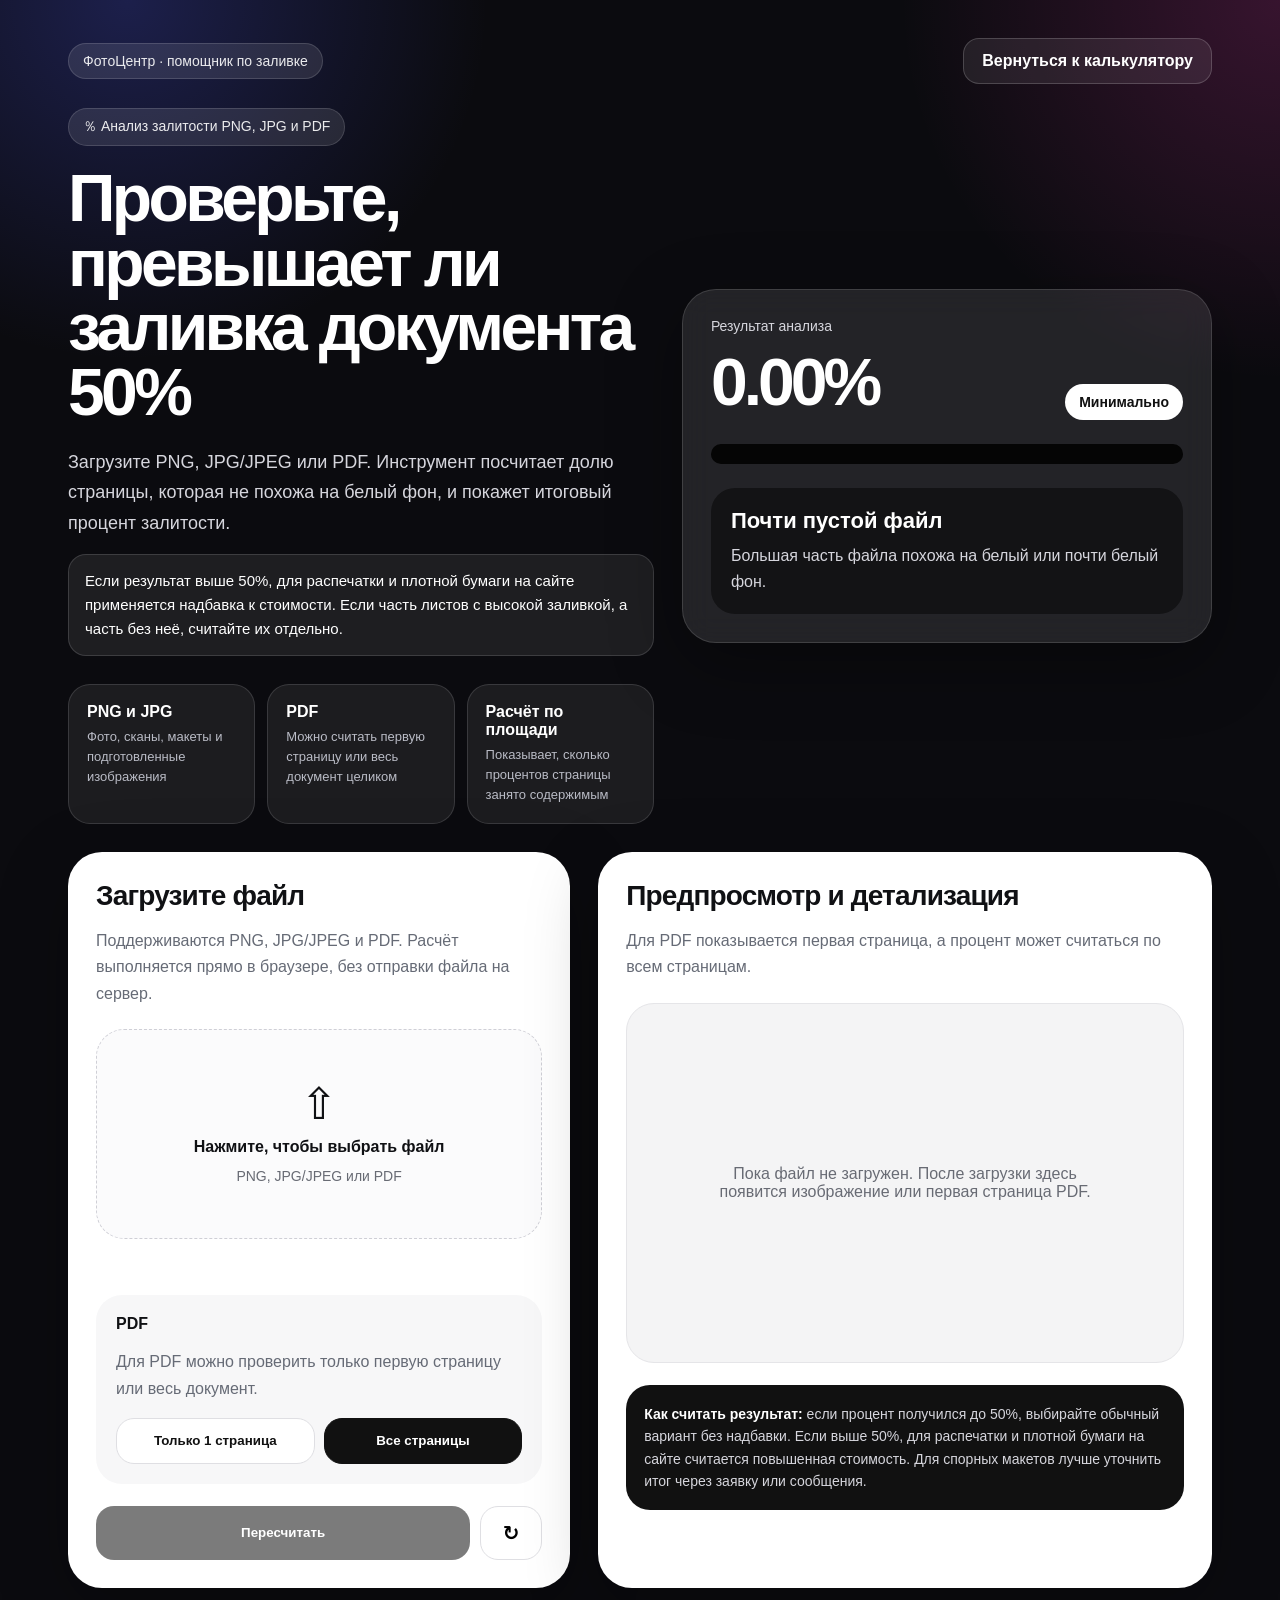
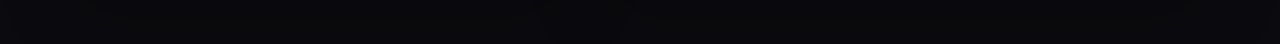
<file: fill-check/index.html>
<!doctype html>
<html lang="ru">
<head>
  <meta charset="utf-8" />
  <meta name="viewport" content="width=device-width,initial-scale=1" />
  <meta
    name="description"
    content="Проверка заливки файла: помогает понять, превышает ли площадь заливки 50% для расчёта стоимости печати."
  />
  <meta name="robots" content="noindex,follow" />
  <title>Проверка заливки файла - ФотоЦентр</title>
  <style>
    * { box-sizing: border-box; }

    :root {
      --bg: #0b0b0f;
      --card: #ffffff;
      --text: #101114;
      --muted: #666b76;
      --border: #dfdfe3;
      --danger-bg: #ffe1e1;
      --danger: #c01616;
    }

    body {
      margin: 0;
      font-family: Arial, system-ui, -apple-system, BlinkMacSystemFont, "Segoe UI", sans-serif;
      background:
        radial-gradient(circle at 10% 0%, rgba(80, 92, 255, .25), transparent 360px),
        radial-gradient(circle at 100% 0%, rgba(255, 60, 190, .18), transparent 380px),
        var(--bg);
      color: #fff;
    }

    .wrap {
      max-width: 1180px;
      margin: 0 auto;
      padding: 38px 18px 56px;
    }

    .topbar {
      display: flex;
      flex-wrap: wrap;
      gap: 12px;
      align-items: center;
      justify-content: space-between;
      margin-bottom: 24px;
    }

    .back-link {
      display: inline-flex;
      align-items: center;
      justify-content: center;
      min-height: 46px;
      padding: 0 18px;
      border-radius: 16px;
      border: 1px solid rgba(255,255,255,.18);
      background: rgba(255,255,255,.08);
      color: #fff;
      text-decoration: none;
      font-weight: 800;
    }

    .hero {
      display: grid;
      grid-template-columns: 1.05fr .95fr;
      gap: 28px;
      align-items: center;
      margin-bottom: 28px;
    }

    .pill {
      display: inline-flex;
      align-items: center;
      gap: 8px;
      padding: 9px 14px;
      border-radius: 999px;
      background: rgba(255,255,255,.1);
      border: 1px solid rgba(255,255,255,.14);
      color: rgba(255,255,255,.9);
      font-size: 14px;
    }

    h1 {
      margin: 20px 0 0;
      max-width: 780px;
      font-size: clamp(36px, 6vw, 66px);
      line-height: .98;
      letter-spacing: -0.055em;
    }

    .lead {
      margin: 22px 0 0;
      max-width: 680px;
      color: #d6d6dd;
      font-size: 18px;
      line-height: 1.7;
    }

    .lead-note {
      margin: 16px 0 0;
      max-width: 700px;
      color: #fff;
      font-size: 15px;
      line-height: 1.6;
      padding: 14px 16px;
      border-radius: 18px;
      background: rgba(255,255,255,.08);
      border: 1px solid rgba(255,255,255,.14);
    }

    .features {
      display: grid;
      grid-template-columns: repeat(3,1fr);
      gap: 12px;
      margin-top: 28px;
    }

    .feature {
      padding: 18px;
      border-radius: 22px;
      border: 1px solid rgba(255,255,255,.13);
      background: rgba(255,255,255,.07);
    }

    .feature b { display: block; margin-bottom: 6px; }
    .feature span { color: #b9bbc5; font-size: 13px; line-height: 1.45; }

    .result {
      padding: 28px;
      border-radius: 34px;
      border: 1px solid rgba(255,255,255,.13);
      background: rgba(255,255,255,.1);
      backdrop-filter: blur(15px);
      box-shadow: 0 20px 70px rgba(0,0,0,.35);
    }

    .result-label {
      margin: 0;
      color: #d6d6dd;
      font-size: 14px;
    }

    .score-row {
      display: flex;
      justify-content: space-between;
      align-items: flex-end;
      gap: 18px;
      margin-top: 10px;
    }

    #score {
      font-size: clamp(44px, 7vw, 66px);
      font-weight: 800;
      letter-spacing: -.06em;
    }

    #badge {
      padding: 10px 14px;
      border-radius: 999px;
      background: #fff;
      color: #111;
      font-size: 14px;
      font-weight: 800;
      white-space: nowrap;
    }

    .bar {
      height: 20px;
      border-radius: 999px;
      background: #050505;
      overflow: hidden;
      margin-top: 24px;
    }

    #barFill {
      width: 0%;
      height: 100%;
      background: #fff;
      border-radius: 999px;
      transition: width .3s ease;
    }

    .risk {
      margin-top: 24px;
      padding: 20px;
      border-radius: 24px;
      background: rgba(0,0,0,.48);
    }

    .risk h2 {
      margin: 0;
      font-size: 22px;
    }

    .risk p {
      margin: 9px 0 0;
      line-height: 1.6;
      color: #d6d6dd;
    }

    .metrics-top {
      display: none;
      grid-template-columns: 1fr 1fr;
      gap: 12px;
      margin-top: 18px;
    }

    .top-metric {
      border-radius: 20px;
      padding: 16px;
      background: rgba(255,255,255,.1);
    }

    .top-metric span {
      display: block;
      color: #d6d6dd;
      font-size: 13px;
    }

    .top-metric b {
      display: block;
      margin-top: 6px;
      font-size: 24px;
    }

    .grid {
      display: grid;
      grid-template-columns: .9fr 1.1fr;
      gap: 28px;
    }

    .card {
      color: var(--text);
      background: var(--card);
      border-radius: 34px;
      padding: 28px;
      box-shadow: 0 20px 70px rgba(0,0,0,.25);
    }

    .card h2 {
      margin: 0;
      font-size: 28px;
      letter-spacing: -.03em;
    }

    .card p {
      color: var(--muted);
      line-height: 1.65;
    }

    .drop {
      margin-top: 22px;
      min-height: 210px;
      border: 1.5px dashed #cfcfd6;
      background: #fbfbfc;
      border-radius: 28px;
      display: flex;
      flex-direction: column;
      align-items: center;
      justify-content: center;
      text-align: center;
      padding: 26px;
      cursor: pointer;
      transition: background .15s ease, border-color .15s ease;
    }

    .drop:hover, .drop.drag {
      background: #f1f5f9;
      border-color: #111;
    }

    .upload-icon {
      font-size: 44px;
      line-height: 1;
      margin-bottom: 12px;
    }

    .drop b { display: block; }
    .drop span {
      margin-top: 10px;
      color: #686b74;
      font-size: 14px;
      line-height: 1.5;
    }

    input[type=file] { display: none; }

    .error {
      display: none;
      margin-top: 18px;
      padding: 14px;
      border-radius: 18px;
      background: var(--danger-bg);
      color: var(--danger);
      font-size: 14px;
      line-height: 1.55;
      white-space: pre-wrap;
    }

    .status {
      min-height: 20px;
      margin-top: 12px;
      color: #686b74;
      font-size: 13px;
    }

    .settings {
      margin-top: 24px;
      padding: 20px;
      border-radius: 26px;
      background: #f7f7f8;
    }

    .settings-title {
      font-weight: 800;
      margin-bottom: 10px;
    }

    .mode-title {
      margin-top: 18px;
      font-size: 14px;
      font-weight: 800;
    }

    .mode-grid {
      display: grid;
      grid-template-columns: 1fr 1fr;
      gap: 9px;
      margin-top: 10px;
    }

    .mode-btn {
      min-height: 46px;
      border: 1px solid var(--border);
      border-radius: 18px;
      background: #fff;
      color: #111;
      cursor: pointer;
      font-weight: 800;
    }

    .mode-btn.active {
      background: #111;
      color: #fff;
      border-color: #111;
    }

    .actions {
      display: flex;
      gap: 10px;
      margin-top: 22px;
    }

    button {
      font-family: inherit;
      font-weight: 800;
    }

    #recalc {
      flex: 1;
      min-height: 54px;
      border: 0;
      border-radius: 18px;
      background: #111;
      color: #fff;
      cursor: pointer;
    }

    #recalc:disabled {
      opacity: .55;
      cursor: not-allowed;
    }

    #reset {
      width: 62px;
      min-height: 54px;
      border: 1px solid var(--border);
      border-radius: 18px;
      background: #fff;
      cursor: pointer;
      font-size: 20px;
    }

    .preview-box {
      margin-top: 22px;
      min-height: 360px;
      border: 1px solid #e5e5e8;
      border-radius: 28px;
      background: #f4f4f5;
      overflow: hidden;
      display: flex;
      align-items: center;
      justify-content: center;
    }

    #previewImage, #previewPdf {
      display: none;
      max-width: 100%;
      max-height: 560px;
      object-fit: contain;
    }

    #emptyPreview {
      max-width: 460px;
      padding: 40px;
      text-align: center;
      color: #686b74;
    }

    .details {
      display: none;
      grid-template-columns: 1fr 1fr;
      gap: 12px;
      margin-top: 22px;
    }

    .detail {
      padding: 16px;
      border: 1px solid #e5e5e8;
      border-radius: 20px;
    }

    .detail span {
      display: block;
      color: #686b74;
      font-size: 13px;
    }

    .detail b {
      display: block;
      margin-top: 6px;
      font-size: 23px;
    }

    .pages {
      display: none;
      margin-top: 22px;
      padding: 16px;
      border: 1px solid #e5e5e8;
      border-radius: 24px;
    }

    .pages-title {
      font-weight: 800;
      margin-bottom: 12px;
    }

    .page-row {
      display: grid;
      grid-template-columns: 82px 1fr 76px;
      gap: 10px;
      align-items: center;
      margin: 9px 0;
      font-size: 14px;
    }

    .mini {
      height: 12px;
      border-radius: 999px;
      background: #eeeeef;
      overflow: hidden;
    }

    .mini > div {
      height: 100%;
      width: 0%;
      background: #111;
      border-radius: 999px;
    }

    .formula {
      margin-top: 22px;
      padding: 18px;
      border-radius: 24px;
      background: #111;
      color: #d6d6dd;
      line-height: 1.6;
      font-size: 14px;
    }

    .formula b { color: #fff; }

    #workCanvas { display: none; }

    @media (max-width: 920px) {
      .hero, .grid { grid-template-columns: 1fr; }
      .features { grid-template-columns: 1fr; }
    }

    @media (max-width: 560px) {
      .wrap { padding: 22px 12px 36px; }
      .card, .result { padding: 20px; border-radius: 26px; }
      .score-row { flex-direction: column; align-items: flex-start; }
      .metrics-top, .details, .mode-grid { grid-template-columns: 1fr; }
    }
  </style>
</head>
<body>
  <canvas id="workCanvas"></canvas>

  <main class="wrap">
    <div class="topbar">
      <div class="pill">ФотоЦентр · помощник по заливке</div>
      <a class="back-link" href="../index.html#calculator">Вернуться к калькулятору</a>
    </div>
    <section class="hero">
      <div>
        <div class="pill">％ Анализ залитости PNG, JPG и PDF</div>
        <h1>Проверьте, превышает ли заливка документа 50%</h1>
        <p class="lead">Загрузите PNG, JPG/JPEG или PDF. Инструмент посчитает долю страницы, которая не похожа на белый фон, и покажет итоговый процент залитости.</p>
        <p class="lead-note">Если результат выше 50%, для распечатки и плотной бумаги на сайте применяется надбавка к стоимости. Если часть листов с высокой заливкой, а часть без неё, считайте их отдельно.</p>

        <div class="features">
          <div class="feature"><b>PNG и JPG</b><span>Фото, сканы, макеты и подготовленные изображения</span></div>
          <div class="feature"><b>PDF</b><span>Можно считать первую страницу или весь документ целиком</span></div>
          <div class="feature"><b>Расчёт по площади</b><span>Показывает, сколько процентов страницы занято содержимым</span></div>
        </div>
      </div>

      <aside class="result">
        <p class="result-label">Результат анализа</p>
        <div class="score-row">
          <div id="score">0.00%</div>
          <div id="badge">Минимально</div>
        </div>
        <div class="bar"><div id="barFill"></div></div>

        <div class="risk">
          <h2 id="riskTitle">Почти пустой файл</h2>
          <p id="riskText">Большая часть файла похожа на белый или почти белый фон.</p>
        </div>

        <div class="metrics-top" id="metricsTop">
          <div class="top-metric"><span>Пустой фон</span><b id="emptyPercent">100.00%</b></div>
          <div class="top-metric"><span>Формат</span><b id="formatName">—</b></div>
        </div>
      </aside>
    </section>

    <section class="grid">
      <section class="card">
        <h2>Загрузите файл</h2>
        <p>Поддерживаются PNG, JPG/JPEG и PDF. Расчёт выполняется прямо в браузере, без отправки файла на сервер.</p>

        <label class="drop" id="drop">
          <div class="upload-icon">⇧</div>
          <b>Нажмите, чтобы выбрать файл</b>
          <span id="fileName">PNG, JPG/JPEG или PDF</span>
          <input id="fileInput" type="file" accept="image/png,image/jpeg,.png,.jpg,.jpeg,application/pdf,.pdf" />
        </label>

        <div class="error" id="error"></div>
        <div class="status" id="status"></div>

        <div class="settings">
          <div class="settings-title">PDF</div>
          <p>Для PDF можно проверить только первую страницу или весь документ.</p>
          <div class="mode-grid">
            <button id="modeFirst" class="mode-btn" type="button">Только 1 страница</button>
            <button id="modeAll" class="mode-btn active" type="button">Все страницы</button>
          </div>
        </div>

        <div class="actions">
          <button id="recalc" type="button" disabled>Пересчитать</button>
          <button id="reset" type="button" aria-label="Сбросить файл и результат">↻</button>
        </div>
      </section>

      <section class="card">
        <h2>Предпросмотр и детализация</h2>
        <p>Для PDF показывается первая страница, а процент может считаться по всем страницам.</p>

        <div class="preview-box">
          <div id="emptyPreview">Пока файл не загружен. После загрузки здесь появится изображение или первая страница PDF.</div>
          <img id="previewImage" alt="Предпросмотр изображения" />
          <canvas id="previewPdf"></canvas>
        </div>

        <div class="details" id="details">
          <div class="detail"><span>Проанализировано пикселей</span><b id="totalPixels">0</b></div>
          <div class="detail"><span>Залитых пикселей</span><b id="filledPixels">0</b></div>
          <div class="detail"><span>Страниц PDF</span><b id="pdfPages">—</b></div>
          <div class="detail"><span>Проанализировано страниц</span><b id="analyzedPages">0</b></div>
        </div>

        <div class="pages" id="pagesBlock">
          <div class="pages-title">Залитость по страницам</div>
          <div id="pagesList"></div>
        </div>

        <div class="formula">
          <b>Как считать результат:</b> если процент получился до 50%, выбирайте обычный вариант без надбавки. Если выше 50%, для распечатки и плотной бумаги на сайте считается повышенная стоимость. Для спорных макетов лучше уточнить итог через заявку или сообщения.
        </div>
      </section>
    </section>
  </main>

  <script>
    let pdfjsLibPromise = null;

    async function loadPdfJs() {
      if (!pdfjsLibPromise) {
        pdfjsLibPromise = import('./pdf.min.mjs').then((module) => {
          module.GlobalWorkerOptions.workerSrc = './pdf.worker.min.mjs';
          return module;
        });
      }

      return pdfjsLibPromise;
    }

    const WHITE_THRESHOLD = 245;

    const state = {
      file: null,
      fileType: '',
      pdfMode: 'all',
      previewUrl: '',
      busy: false,
    };

    const $ = (id) => document.getElementById(id);

    const el = {
      workCanvas: $('workCanvas'),
      fileInput: $('fileInput'),
      drop: $('drop'),
      fileName: $('fileName'),
      error: $('error'),
      status: $('status'),
      modeFirst: $('modeFirst'),
      modeAll: $('modeAll'),
      recalc: $('recalc'),
      reset: $('reset'),
      score: $('score'),
      badge: $('badge'),
      barFill: $('barFill'),
      riskTitle: $('riskTitle'),
      riskText: $('riskText'),
      metricsTop: $('metricsTop'),
      emptyPercent: $('emptyPercent'),
      formatName: $('formatName'),
      emptyPreview: $('emptyPreview'),
      previewImage: $('previewImage'),
      previewPdf: $('previewPdf'),
      details: $('details'),
      totalPixels: $('totalPixels'),
      filledPixels: $('filledPixels'),
      pdfPages: $('pdfPages'),
      analyzedPages: $('analyzedPages'),
      pagesBlock: $('pagesBlock'),
      pagesList: $('pagesList'),
    };

    function runTests() {
      const white = countFilledPixelsFromRgba(new Uint8ClampedArray([255,255,255,255]), true);
      console.assert(white.total === 1 && white.filled === 0, 'white pixel should be empty');

      const black = countFilledPixelsFromRgba(new Uint8ClampedArray([0,0,0,255]), true);
      console.assert(black.total === 1 && black.filled === 1, 'black pixel should be filled');

      const transparent = countFilledPixelsFromRgba(new Uint8ClampedArray([0,0,0,0]), true);
      console.assert(transparent.total === 0 && transparent.transparent === 1, 'transparent pixel should be ignored');

      const half = countFilledPixelsFromRgba(new Uint8ClampedArray([255,255,255,255,0,0,0,255]), true);
      console.assert(half.total === 2 && half.filled === 1 && getFillPercent(half) === 50, 'two pixels should produce 50%');

      const colored = countFilledPixelsFromRgba(new Uint8ClampedArray([255,220,220,255]), true);
      console.assert(colored.filled === 1, 'bright colored pixel should be filled');
    }

    function setError(message) {
      el.error.textContent = message || '';
      el.error.style.display = message ? 'block' : 'none';
    }

    function setStatus(message) {
      el.status.textContent = message || '';
    }

    function setBusy(value) {
      state.busy = value;
      el.recalc.disabled = value || !state.file;
      el.recalc.textContent = value ? 'Идёт анализ...' : 'Пересчитать';
    }

    function formatPercent(value) {
      return value.toFixed(2) + '%';
    }

    function clamp(value, min, max) {
      return Math.max(min, Math.min(max, value));
    }

    function getFillPercent(totals) {
      return totals.total ? (totals.filled / totals.total) * 100 : 0;
    }

    function getRisk(percent) {
      if (percent >= 70) {
        return {
          badge: 'Плотно заполнено',
          title: 'Очень высокая залитость',
          text: 'Большая часть файла занята цветом, текстом, штриховкой или плотными элементами.',
        };
      }

      if (percent >= 40) {
        return {
          badge: 'Средне',
          title: 'Средняя залитость',
          text: 'Файл заметно заполнен, но пустого фона всё ещё достаточно много.',
        };
      }

      if (percent >= 15) {
        return {
          badge: 'Низко',
          title: 'Низкая залитость',
          text: 'На файле есть содержимое, но основная часть площади остаётся пустой или светлой.',
        };
      }

      return {
        badge: 'Минимально',
        title: 'Почти пустой файл',
        text: 'Большая часть файла похожа на белый или почти белый фон.',
      };
    }

    function countFilledPixelsFromRgba(data, ignoreTransparent) {
      let total = 0;
      let filled = 0;
      let transparent = 0;
      let dark = 0;
      let colored = 0;

      for (let i = 0; i < data.length; i += 4) {
        const r = data[i];
        const g = data[i + 1];
        const b = data[i + 2];
        const a = data[i + 3];

        if (ignoreTransparent && a < 20) {
          transparent += 1;
          continue;
        }

        total += 1;

        const brightness = (r + g + b) / 3;
        const colorSpread = Math.max(r, g, b) - Math.min(r, g, b);

        const isDarkEnough = brightness < WHITE_THRESHOLD;
        const isColoredEnough = colorSpread > 18 && brightness < 252;

        if (brightness < 150) dark += 1;
        if (isColoredEnough) colored += 1;
        if (isDarkEnough || isColoredEnough) filled += 1;
      }

      return { total, filled, transparent, dark, colored };
    }

    function analyzeCanvas(canvas) {
      const ctx = canvas.getContext('2d', { willReadFrequently: true });
      if (!ctx || !canvas.width || !canvas.height) {
        return { total: 0, filled: 0, transparent: 0, dark: 0, colored: 0 };
      }

      const imageData = ctx.getImageData(0, 0, canvas.width, canvas.height);
      return countFilledPixelsFromRgba(imageData.data, true);
    }

    function updateResults(totals, pageStats, kind, pdfPages = 0) {
      const percent = getFillPercent(totals);
      const empty = 100 - percent;
      const risk = getRisk(percent);

      el.score.textContent = formatPercent(percent);
      el.barFill.style.width = clamp(percent, 0, 100) + '%';
      el.badge.textContent = risk.badge;
      el.riskTitle.textContent = risk.title;
      el.riskText.textContent = risk.text;

      el.metricsTop.style.display = 'grid';
      el.emptyPercent.textContent = formatPercent(empty);
      el.formatName.textContent = kind.toUpperCase();

      el.details.style.display = 'grid';
      el.totalPixels.textContent = totals.total.toLocaleString('ru-RU');
      el.filledPixels.textContent = totals.filled.toLocaleString('ru-RU');
      el.pdfPages.textContent = pdfPages ? String(pdfPages) : '—';
      el.analyzedPages.textContent = String(pageStats.length);

      if (pageStats.length > 1) {
        el.pagesBlock.style.display = 'block';
        el.pagesList.innerHTML = pageStats.map((page) => {
          const width = clamp(page.percent, 0, 100);
          return `
            <div class="page-row">
              <span>Стр. ${page.page}</span>
              <div class="mini"><div style="width:${width}%"></div></div>
              <span style="text-align:right;font-weight:800">${formatPercent(page.percent)}</span>
            </div>
          `;
        }).join('');
      } else {
        el.pagesBlock.style.display = 'none';
        el.pagesList.innerHTML = '';
      }
    }

    function showImagePreview(url) {
      el.emptyPreview.style.display = 'none';
      el.previewPdf.style.display = 'none';
      el.previewImage.src = url;
      el.previewImage.style.display = 'block';
    }

    function showPdfPreview() {
      el.emptyPreview.style.display = 'none';
      el.previewImage.style.display = 'none';
      el.previewPdf.style.display = 'block';
    }

    function resetPreview() {
      el.emptyPreview.style.display = 'block';
      el.previewImage.style.display = 'none';
      el.previewPdf.style.display = 'none';
      el.previewImage.removeAttribute('src');
      el.pagesBlock.style.display = 'none';
      el.pagesList.innerHTML = '';
    }

    async function analyzeImage(file) {
      setBusy(true);
      setError('');
      setStatus('Открываю изображение...');

      try {
        if (state.previewUrl) URL.revokeObjectURL(state.previewUrl);
        state.previewUrl = URL.createObjectURL(file);

        const img = new Image();
        await new Promise((resolve, reject) => {
          img.onload = resolve;
          img.onerror = () => reject(new Error('Браузер заблокировал или не смог прочитать файл изображения.'));
          img.src = state.previewUrl;
        });

        const maxSide = 1600;
        const ratio = Math.min(1, maxSide / Math.max(img.naturalWidth, img.naturalHeight));
        const width = Math.max(1, Math.round(img.naturalWidth * ratio));
        const height = Math.max(1, Math.round(img.naturalHeight * ratio));

        el.workCanvas.width = width;
        el.workCanvas.height = height;

        const ctx = el.workCanvas.getContext('2d', { willReadFrequently: true });
        ctx.clearRect(0, 0, width, height);
        ctx.drawImage(img, 0, 0, width, height);

        const totals = analyzeCanvas(el.workCanvas);
        const pageStats = [{ page: 1, percent: getFillPercent(totals) }];

        showImagePreview(state.previewUrl);
        updateResults(totals, pageStats, 'image', 0);
        setStatus('Готово.');
      } catch (error) {
        console.error(error);
        setError('Не получилось открыть изображение. Попробуйте другой PNG или JPG файл.\n' + (error.message || String(error)));
      } finally {
        setBusy(false);
      }
    }

    async function renderPdfPage(pdf, pageNumber, canvas, maxSide = 1600) {
      const page = await pdf.getPage(pageNumber);
      const viewport = page.getViewport({ scale: 1 });
      const ratio = Math.min(maxSide / Math.max(viewport.width, viewport.height), 2);
      const scaled = page.getViewport({ scale: ratio });

      canvas.width = Math.round(scaled.width);
      canvas.height = Math.round(scaled.height);

      const ctx = canvas.getContext('2d', { willReadFrequently: true });
      ctx.fillStyle = '#fff';
      ctx.fillRect(0, 0, canvas.width, canvas.height);

      await page.render({ canvasContext: ctx, viewport: scaled }).promise;
    }

    async function analyzePdf(file) {
      setBusy(true);
      setError('');
      setStatus('Читаю PDF...');

      try {
        const pdfjsLib = await loadPdfJs();
        const buffer = await file.arrayBuffer();

        const loadingTask = pdfjsLib.getDocument({
          data: buffer,
          useWorkerFetch: false,
          isEvalSupported: false,
        });

        const pdf = await loadingTask.promise;
        const pagesToAnalyze = state.pdfMode === 'first' ? 1 : pdf.numPages;

        const totals = { total: 0, filled: 0, transparent: 0, dark: 0, colored: 0 };
        const pageStats = [];

        for (let pageNumber = 1; pageNumber <= pagesToAnalyze; pageNumber += 1) {
          setStatus(`Анализ PDF: страница ${pageNumber} из ${pagesToAnalyze}...`);

          await renderPdfPage(pdf, pageNumber, el.workCanvas);
          const result = analyzeCanvas(el.workCanvas);

          totals.total += result.total;
          totals.filled += result.filled;
          totals.transparent += result.transparent;
          totals.dark += result.dark;
          totals.colored += result.colored;

          pageStats.push({
            page: pageNumber,
            percent: getFillPercent(result),
          });

          if (pageNumber === 1) {
            el.previewPdf.width = el.workCanvas.width;
            el.previewPdf.height = el.workCanvas.height;

            const previewCtx = el.previewPdf.getContext('2d');
            previewCtx.clearRect(0, 0, el.previewPdf.width, el.previewPdf.height);
            previewCtx.drawImage(el.workCanvas, 0, 0);
          }
        }

        showPdfPreview();
        updateResults(totals, pageStats, 'pdf', pdf.numPages);
        setStatus('Готово.');
      } catch (error) {
        console.error(error);
        setError(
          'Не получилось прочитать PDF.\n\n' +
          'Проверьте, что рядом с index.html лежат файлы pdf.min.mjs и pdf.worker.min.mjs.\n' +
          'Также сайт нужно открывать через GitHub Pages или локальный сервер, а не просто двойным кликом по файлу.\n\n' +
          'Детали ошибки: ' + (error.message || String(error))
        );
        setStatus('');
      } finally {
        setBusy(false);
      }
    }

    async function handleFile(file) {
      if (!file) return;

      state.file = file;
      el.fileName.textContent = file.name;
      el.recalc.disabled = false;
      setError('');
      setStatus('');

      const ext = (file.name.split('.').pop() || '').toLowerCase();
      const isPdf = file.type === 'application/pdf' || ext === 'pdf';
      const isImage = file.type.startsWith('image/') || ['png', 'jpg', 'jpeg'].includes(ext);

      if (isPdf) {
        state.fileType = 'pdf';
        await analyzePdf(file);
        return;
      }

      if (isImage) {
        state.fileType = 'image';
        await analyzeImage(file);
        return;
      }

      state.fileType = '';
      setError('Поддерживаются только PNG, JPG/JPEG и PDF.');
    }

    async function recalc() {
      if (!state.file) return;
      if (state.fileType === 'pdf') await analyzePdf(state.file);
      if (state.fileType === 'image') await analyzeImage(state.file);
    }

    function updatePdfModeButtons() {
      el.modeFirst.classList.toggle('active', state.pdfMode === 'first');
      el.modeAll.classList.toggle('active', state.pdfMode === 'all');
    }

    function resetAll() {
      if (state.previewUrl) URL.revokeObjectURL(state.previewUrl);

      state.file = null;
      state.fileType = '';
      state.previewUrl = '';
      state.pdfMode = 'all';

      el.fileInput.value = '';
      el.fileName.textContent = 'PNG, JPG/JPEG или PDF';
      el.recalc.disabled = true;

      setError('');
      setStatus('');
      resetPreview();
      updatePdfModeButtons();

      el.score.textContent = '0.00%';
      el.barFill.style.width = '0%';
      el.badge.textContent = 'Минимально';
      el.riskTitle.textContent = 'Почти пустой файл';
      el.riskText.textContent = 'Большая часть файла похожа на белый или почти белый фон.';
      el.metricsTop.style.display = 'none';
      el.details.style.display = 'none';
    }

    el.fileInput.addEventListener('change', (event) => {
      handleFile(event.target.files[0]);
    });

    el.drop.addEventListener('dragover', (event) => {
      event.preventDefault();
      el.drop.classList.add('drag');
    });

    el.drop.addEventListener('dragleave', () => {
      el.drop.classList.remove('drag');
    });

    el.drop.addEventListener('drop', (event) => {
      event.preventDefault();
      el.drop.classList.remove('drag');
      handleFile(event.dataTransfer.files[0]);
    });

    el.modeFirst.addEventListener('click', () => {
      state.pdfMode = 'first';
      updatePdfModeButtons();
      if (state.fileType === 'pdf') recalc();
    });

    el.modeAll.addEventListener('click', () => {
      state.pdfMode = 'all';
      updatePdfModeButtons();
      if (state.fileType === 'pdf') recalc();
    });

    el.recalc.addEventListener('click', recalc);
    el.reset.addEventListener('click', resetAll);

    runTests();
  </script>
</body>
</html>
</file>
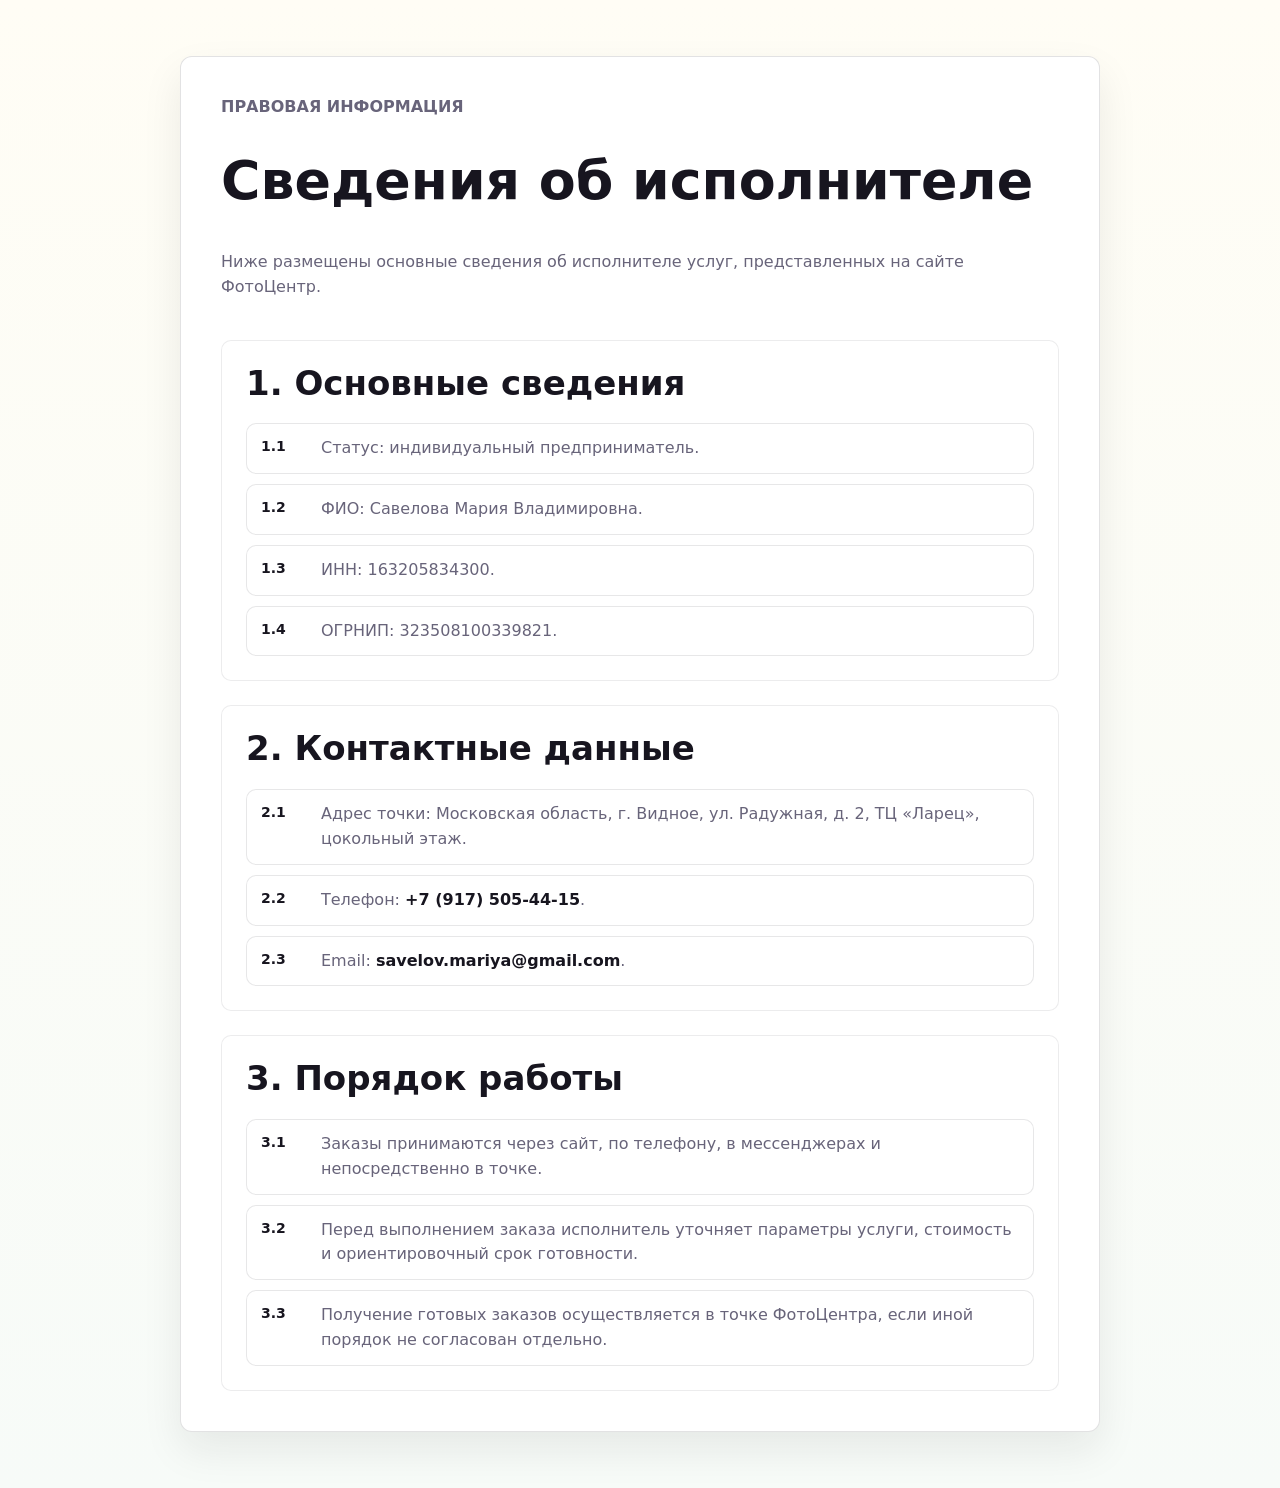
<file: legal-info.html>
<!doctype html>
<html lang="ru">
  <head>
    <meta charset="UTF-8" />
    <meta name="viewport" content="width=device-width, initial-scale=1.0" />
    <meta
      name="description"
      content="Сведения об исполнителе услуг сайта ФотоЦентр."
    />
    <meta name="robots" content="index,follow" />
    <link rel="canonical" href="https://fotouslugi-vidnoe.ru/legal-info.html" />
    <title>Сведения об исполнителе - ФотоЦентр</title>
    <link rel="icon" href="./assets/header-logo.svg" type="image/svg+xml" />
    <link rel="manifest" href="./site.webmanifest" />
    <link rel="stylesheet" href="styles.css" />
  </head>
  <body>
    <main class="legal-page">
      <article class="legal-card">
        <p class="eyebrow">правовая информация</p>
        <h1>Сведения об исполнителе</h1>
        <p>
          Ниже размещены основные сведения об исполнителе услуг, представленных на сайте ФотоЦентр.
        </p>

        <section>
          <h2>1. Основные сведения</h2>
          <div class="legal-numbered">
            <div class="legal-point">
              <div class="legal-point-number">1.1</div>
              <div class="legal-point-text">
                Статус: индивидуальный предприниматель.
              </div>
            </div>
            <div class="legal-point">
              <div class="legal-point-number">1.2</div>
              <div class="legal-point-text">
                ФИО: Савелова Мария Владимировна.
              </div>
            </div>
            <div class="legal-point">
              <div class="legal-point-number">1.3</div>
              <div class="legal-point-text">
                ИНН: 163205834300.
              </div>
            </div>
            <div class="legal-point">
              <div class="legal-point-number">1.4</div>
              <div class="legal-point-text">
                ОГРНИП: 323508100339821.
              </div>
            </div>
          </div>
        </section>

        <section>
          <h2>2. Контактные данные</h2>
          <div class="legal-numbered">
            <div class="legal-point">
              <div class="legal-point-number">2.1</div>
              <div class="legal-point-text">
                Адрес точки: Московская область, г. Видное, ул. Радужная, д. 2,
                ТЦ «Ларец», цокольный этаж.
              </div>
            </div>
            <div class="legal-point">
              <div class="legal-point-number">2.2</div>
              <div class="legal-point-text">
                Телефон: <a href="tel:+79175054415">+7 (917) 505-44-15</a>.
              </div>
            </div>
            <div class="legal-point">
              <div class="legal-point-number">2.3</div>
              <div class="legal-point-text">
                Email: <a href="mailto:savelov.mariya@gmail.com">savelov.mariya@gmail.com</a>.
              </div>
            </div>
          </div>
        </section>

        <section>
          <h2>3. Порядок работы</h2>
          <div class="legal-numbered">
            <div class="legal-point">
              <div class="legal-point-number">3.1</div>
              <div class="legal-point-text">
                Заказы принимаются через сайт, по телефону, в мессенджерах и непосредственно в точке.
              </div>
            </div>
            <div class="legal-point">
              <div class="legal-point-number">3.2</div>
              <div class="legal-point-text">
                Перед выполнением заказа исполнитель уточняет параметры услуги,
                стоимость и ориентировочный срок готовности.
              </div>
            </div>
            <div class="legal-point">
              <div class="legal-point-number">3.3</div>
              <div class="legal-point-text">
                Получение готовых заказов осуществляется в точке ФотоЦентра,
                если иной порядок не согласован отдельно.
              </div>
            </div>
          </div>
        </section>
      </article>
    </main>
  </body>
</html>
</file>
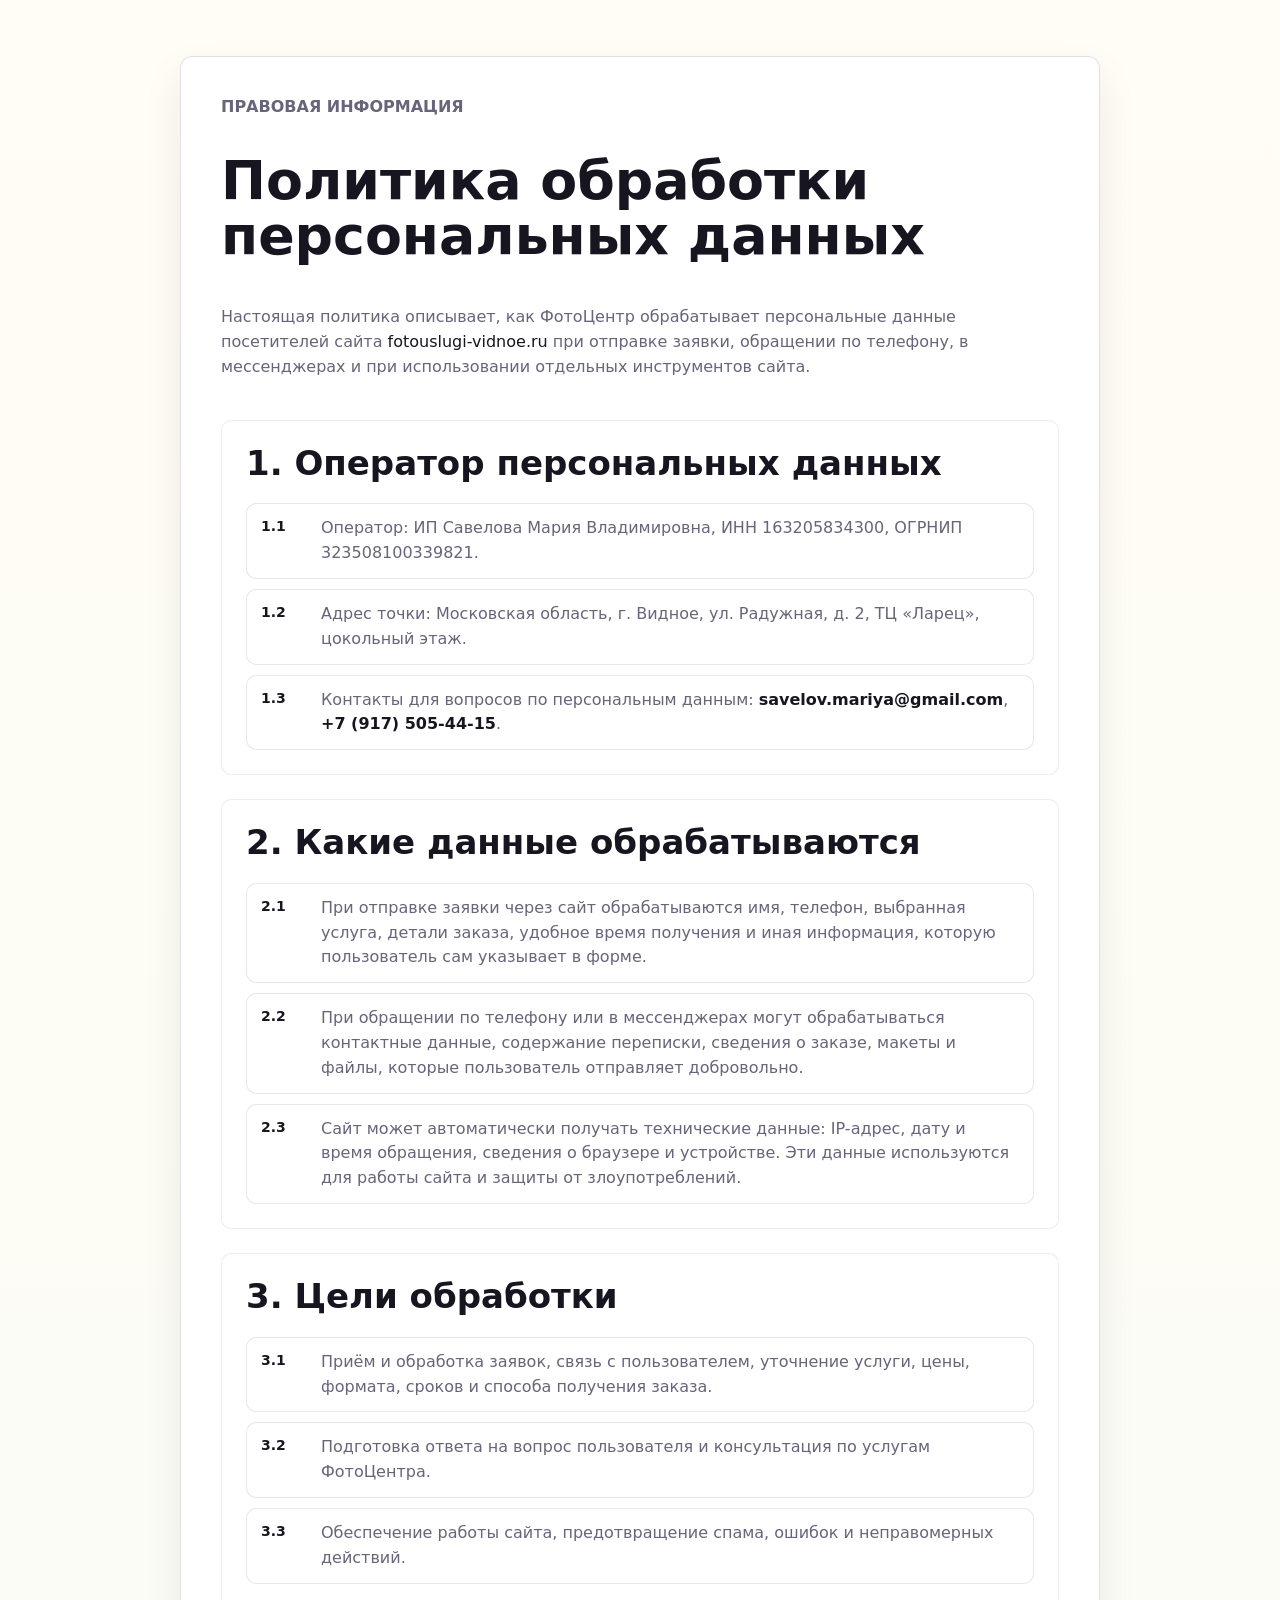
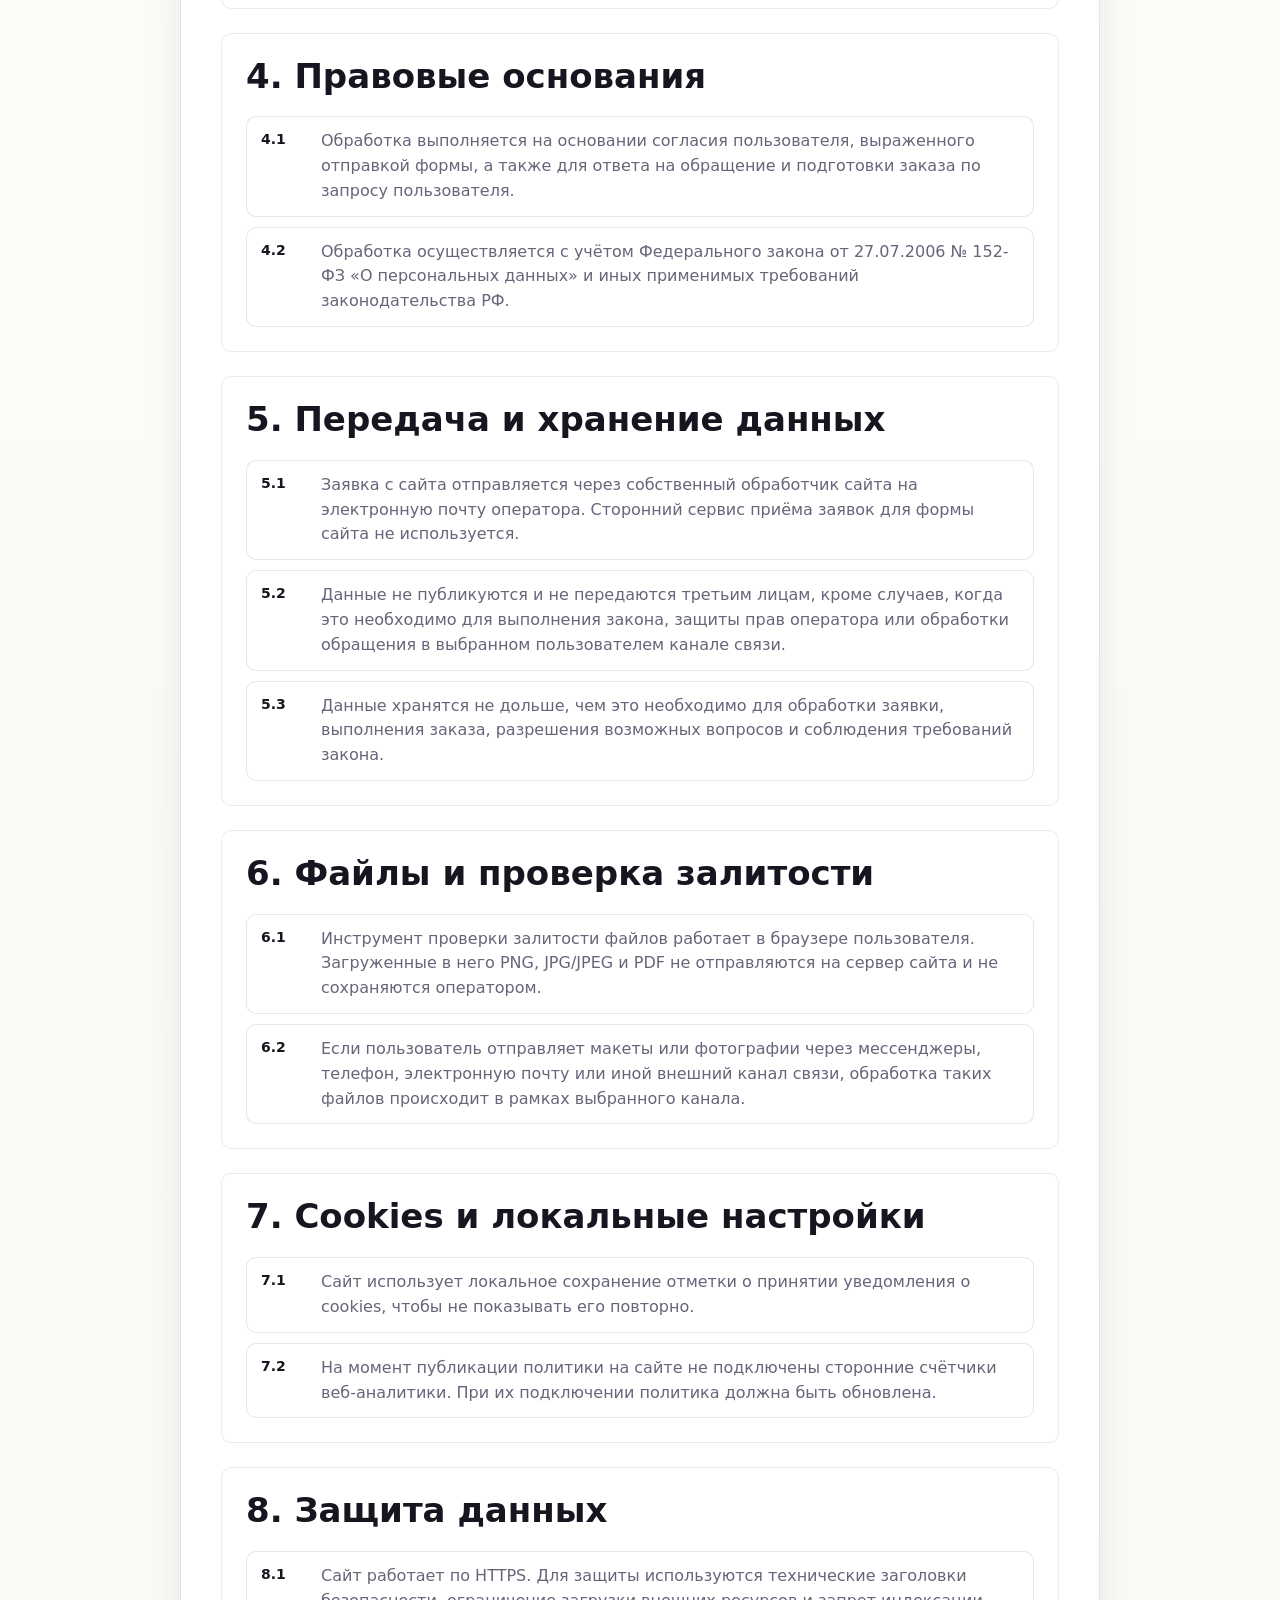
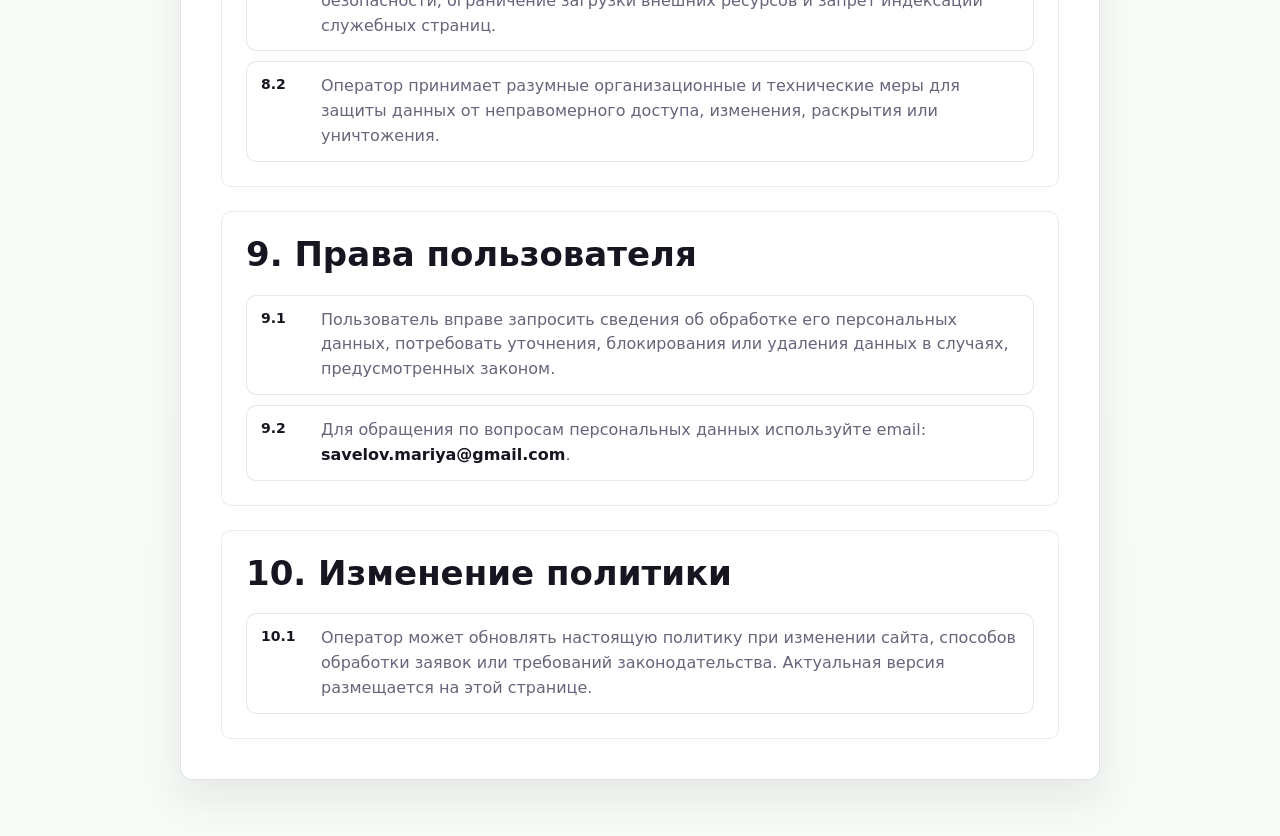
<file: privacy-policy.html>
<!doctype html>
<html lang="ru">
  <head>
    <meta charset="UTF-8" />
    <meta name="viewport" content="width=device-width, initial-scale=1.0" />
    <meta
      name="description"
      content="Политика обработки персональных данных сайта ФотоЦентр в Видном: какие данные собираются, зачем они нужны и как защищаются."
    />
    <meta name="robots" content="index,follow" />
    <link rel="canonical" href="https://fotouslugi-vidnoe.ru/privacy-policy.html" />
    <title>Политика обработки персональных данных - ФотоЦентр</title>
    <link rel="icon" href="./assets/header-logo.svg" type="image/svg+xml" />
    <link rel="manifest" href="./site.webmanifest" />
    <link rel="stylesheet" href="styles.css" />
  </head>
  <body>
    <main class="legal-page">
      <article class="legal-card">
        <p class="eyebrow">правовая информация</p>
        <h1>Политика обработки персональных данных</h1>
        <p>
          Настоящая политика описывает, как ФотоЦентр обрабатывает персональные данные посетителей сайта
          <a href="https://fotouslugi-vidnoe.ru">fotouslugi-vidnoe.ru</a> при отправке заявки, обращении по телефону,
          в мессенджерах и при использовании отдельных инструментов сайта.
        </p>

        <section>
          <h2>1. Оператор персональных данных</h2>
          <div class="legal-numbered">
            <div class="legal-point">
              <div class="legal-point-number">1.1</div>
              <div class="legal-point-text">
                Оператор: ИП Савелова Мария Владимировна, ИНН 163205834300, ОГРНИП 323508100339821.
              </div>
            </div>
            <div class="legal-point">
              <div class="legal-point-number">1.2</div>
              <div class="legal-point-text">
                Адрес точки: Московская область, г. Видное, ул. Радужная, д. 2, ТЦ «Ларец», цокольный этаж.
              </div>
            </div>
            <div class="legal-point">
              <div class="legal-point-number">1.3</div>
              <div class="legal-point-text">
                Контакты для вопросов по персональным данным:
                <a href="mailto:savelov.mariya@gmail.com">savelov.mariya@gmail.com</a>,
                <a href="tel:+79175054415">+7 (917) 505-44-15</a>.
              </div>
            </div>
          </div>
        </section>

        <section>
          <h2>2. Какие данные обрабатываются</h2>
          <div class="legal-numbered">
            <div class="legal-point">
              <div class="legal-point-number">2.1</div>
              <div class="legal-point-text">
                При отправке заявки через сайт обрабатываются имя, телефон, выбранная услуга, детали заказа,
                удобное время получения и иная информация, которую пользователь сам указывает в форме.
              </div>
            </div>
            <div class="legal-point">
              <div class="legal-point-number">2.2</div>
              <div class="legal-point-text">
                При обращении по телефону или в мессенджерах могут обрабатываться контактные данные,
                содержание переписки, сведения о заказе, макеты и файлы, которые пользователь отправляет добровольно.
              </div>
            </div>
            <div class="legal-point">
              <div class="legal-point-number">2.3</div>
              <div class="legal-point-text">
                Сайт может автоматически получать технические данные: IP-адрес, дату и время обращения,
                сведения о браузере и устройстве. Эти данные используются для работы сайта и защиты от злоупотреблений.
              </div>
            </div>
          </div>
        </section>

        <section>
          <h2>3. Цели обработки</h2>
          <div class="legal-numbered">
            <div class="legal-point">
              <div class="legal-point-number">3.1</div>
              <div class="legal-point-text">
                Приём и обработка заявок, связь с пользователем, уточнение услуги, цены, формата, сроков и способа получения заказа.
              </div>
            </div>
            <div class="legal-point">
              <div class="legal-point-number">3.2</div>
              <div class="legal-point-text">
                Подготовка ответа на вопрос пользователя и консультация по услугам ФотоЦентра.
              </div>
            </div>
            <div class="legal-point">
              <div class="legal-point-number">3.3</div>
              <div class="legal-point-text">
                Обеспечение работы сайта, предотвращение спама, ошибок и неправомерных действий.
              </div>
            </div>
          </div>
        </section>

        <section>
          <h2>4. Правовые основания</h2>
          <div class="legal-numbered">
            <div class="legal-point">
              <div class="legal-point-number">4.1</div>
              <div class="legal-point-text">
                Обработка выполняется на основании согласия пользователя, выраженного отправкой формы,
                а также для ответа на обращение и подготовки заказа по запросу пользователя.
              </div>
            </div>
            <div class="legal-point">
              <div class="legal-point-number">4.2</div>
              <div class="legal-point-text">
                Обработка осуществляется с учётом Федерального закона от 27.07.2006 № 152-ФЗ
                «О персональных данных» и иных применимых требований законодательства РФ.
              </div>
            </div>
          </div>
        </section>

        <section>
          <h2>5. Передача и хранение данных</h2>
          <div class="legal-numbered">
            <div class="legal-point">
              <div class="legal-point-number">5.1</div>
              <div class="legal-point-text">
                Заявка с сайта отправляется через собственный обработчик сайта на электронную почту оператора.
                Сторонний сервис приёма заявок для формы сайта не используется.
              </div>
            </div>
            <div class="legal-point">
              <div class="legal-point-number">5.2</div>
              <div class="legal-point-text">
                Данные не публикуются и не передаются третьим лицам, кроме случаев, когда это необходимо для выполнения закона,
                защиты прав оператора или обработки обращения в выбранном пользователем канале связи.
              </div>
            </div>
            <div class="legal-point">
              <div class="legal-point-number">5.3</div>
              <div class="legal-point-text">
                Данные хранятся не дольше, чем это необходимо для обработки заявки, выполнения заказа,
                разрешения возможных вопросов и соблюдения требований закона.
              </div>
            </div>
          </div>
        </section>

        <section>
          <h2>6. Файлы и проверка залитости</h2>
          <div class="legal-numbered">
            <div class="legal-point">
              <div class="legal-point-number">6.1</div>
              <div class="legal-point-text">
                Инструмент проверки залитости файлов работает в браузере пользователя. Загруженные в него PNG, JPG/JPEG
                и PDF не отправляются на сервер сайта и не сохраняются оператором.
              </div>
            </div>
            <div class="legal-point">
              <div class="legal-point-number">6.2</div>
              <div class="legal-point-text">
                Если пользователь отправляет макеты или фотографии через мессенджеры, телефон, электронную почту
                или иной внешний канал связи, обработка таких файлов происходит в рамках выбранного канала.
              </div>
            </div>
          </div>
        </section>

        <section>
          <h2>7. Cookies и локальные настройки</h2>
          <div class="legal-numbered">
            <div class="legal-point">
              <div class="legal-point-number">7.1</div>
              <div class="legal-point-text">
                Сайт использует локальное сохранение отметки о принятии уведомления о cookies, чтобы не показывать его повторно.
              </div>
            </div>
            <div class="legal-point">
              <div class="legal-point-number">7.2</div>
              <div class="legal-point-text">
                На момент публикации политики на сайте не подключены сторонние счётчики веб-аналитики.
                При их подключении политика должна быть обновлена.
              </div>
            </div>
          </div>
        </section>

        <section>
          <h2>8. Защита данных</h2>
          <div class="legal-numbered">
            <div class="legal-point">
              <div class="legal-point-number">8.1</div>
              <div class="legal-point-text">
                Сайт работает по HTTPS. Для защиты используются технические заголовки безопасности,
                ограничение загрузки внешних ресурсов и запрет индексации служебных страниц.
              </div>
            </div>
            <div class="legal-point">
              <div class="legal-point-number">8.2</div>
              <div class="legal-point-text">
                Оператор принимает разумные организационные и технические меры для защиты данных от неправомерного доступа,
                изменения, раскрытия или уничтожения.
              </div>
            </div>
          </div>
        </section>

        <section>
          <h2>9. Права пользователя</h2>
          <div class="legal-numbered">
            <div class="legal-point">
              <div class="legal-point-number">9.1</div>
              <div class="legal-point-text">
                Пользователь вправе запросить сведения об обработке его персональных данных,
                потребовать уточнения, блокирования или удаления данных в случаях, предусмотренных законом.
              </div>
            </div>
            <div class="legal-point">
              <div class="legal-point-number">9.2</div>
              <div class="legal-point-text">
                Для обращения по вопросам персональных данных используйте email:
                <a href="mailto:savelov.mariya@gmail.com">savelov.mariya@gmail.com</a>.
              </div>
            </div>
          </div>
        </section>

        <section>
          <h2>10. Изменение политики</h2>
          <div class="legal-numbered">
            <div class="legal-point">
              <div class="legal-point-number">10.1</div>
              <div class="legal-point-text">
                Оператор может обновлять настоящую политику при изменении сайта, способов обработки заявок
                или требований законодательства. Актуальная версия размещается на этой странице.
              </div>
            </div>
          </div>
        </section>
      </article>
    </main>
  </body>
</html>
</file>
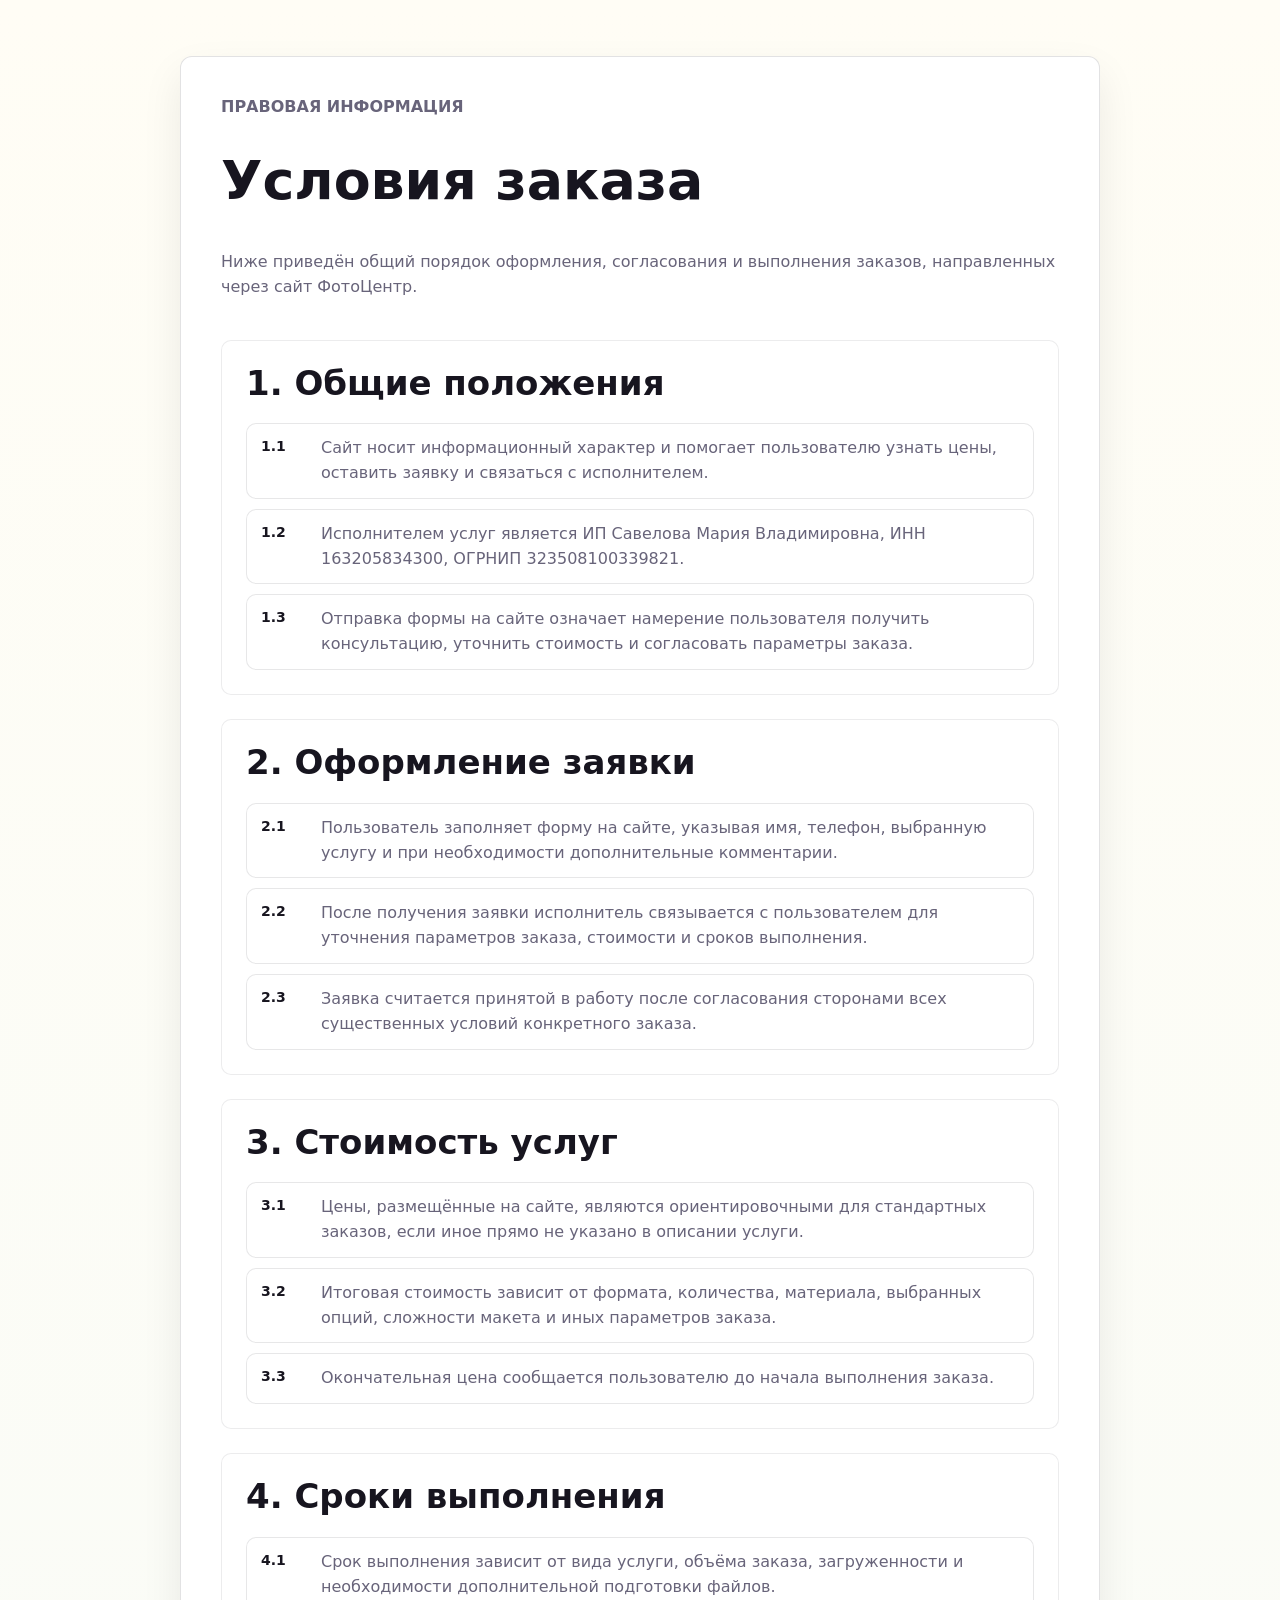
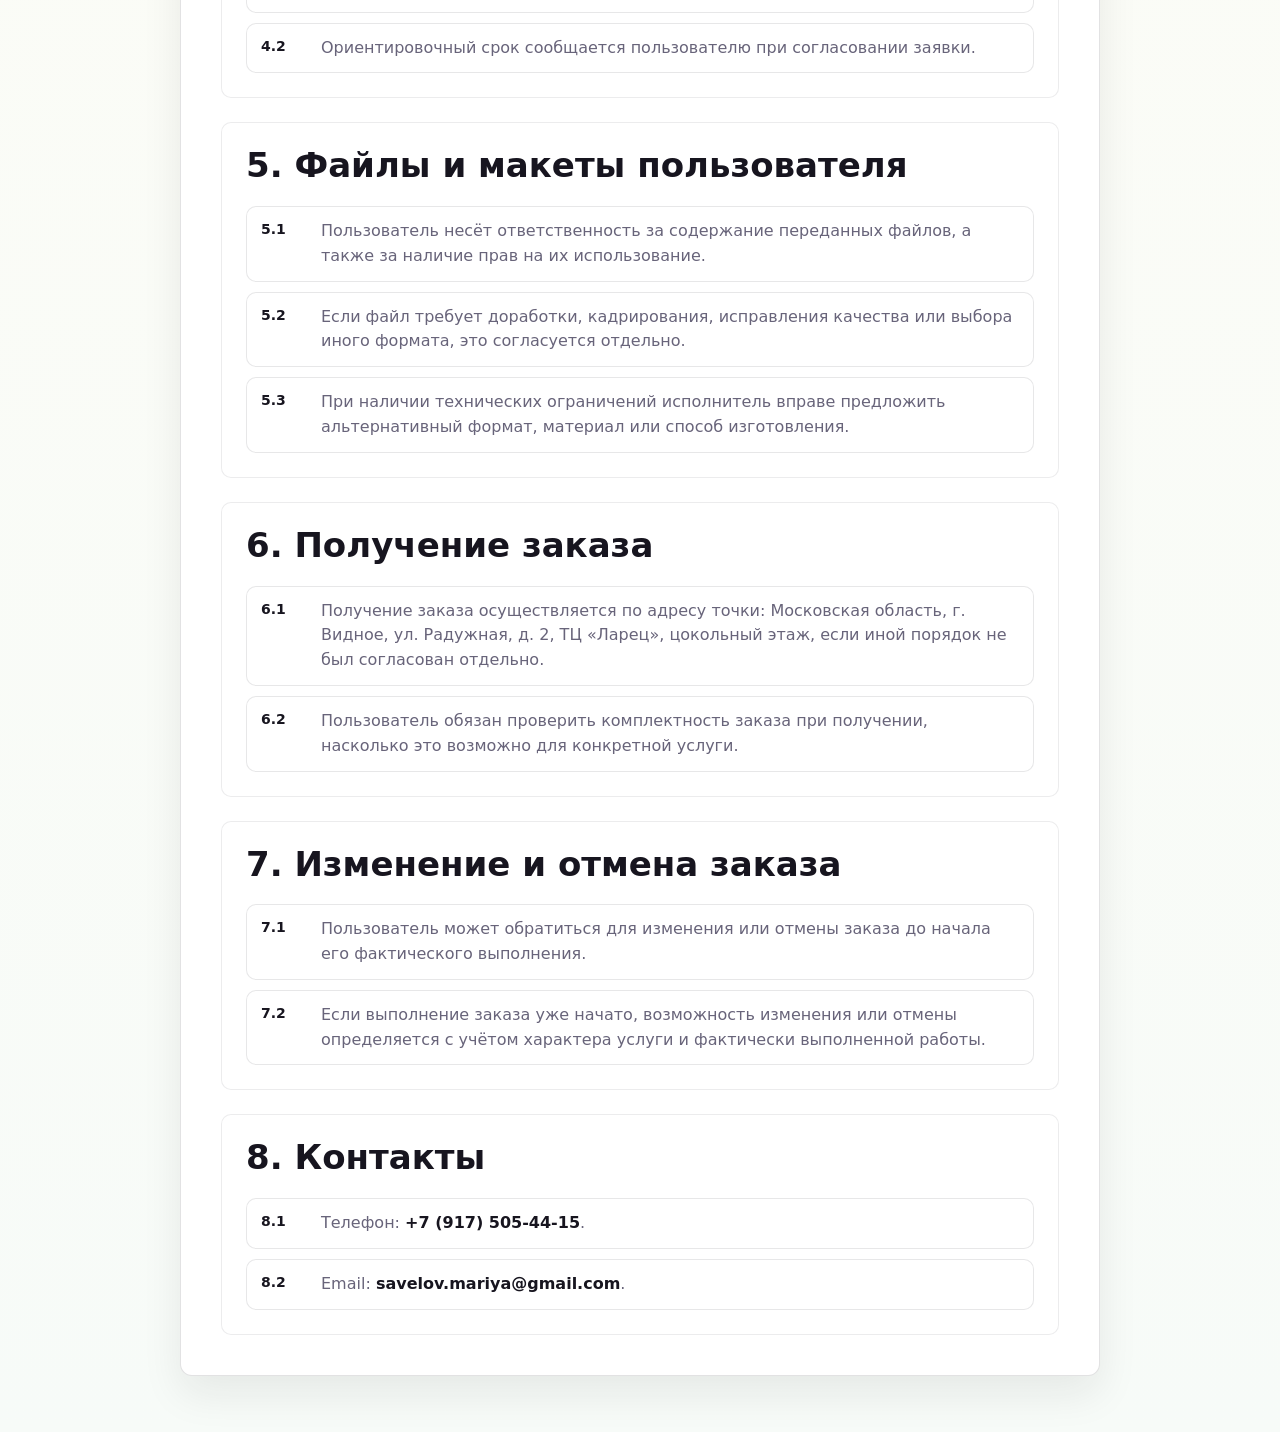
<file: terms.html>
<!doctype html>
<html lang="ru">
  <head>
    <meta charset="UTF-8" />
    <meta name="viewport" content="width=device-width, initial-scale=1.0" />
    <meta
      name="description"
      content="Условия оформления и выполнения заказов в ФотоЦентре."
    />
    <meta name="robots" content="index,follow" />
    <link rel="canonical" href="https://fotouslugi-vidnoe.ru/terms.html" />
    <title>Условия заказа - ФотоЦентр</title>
    <link rel="icon" href="./assets/header-logo.svg" type="image/svg+xml" />
    <link rel="manifest" href="./site.webmanifest" />
    <link rel="stylesheet" href="styles.css" />
  </head>
  <body>
    <main class="legal-page">
      <article class="legal-card">
        <p class="eyebrow">правовая информация</p>
        <h1>Условия заказа</h1>
        <p>
          Ниже приведён общий порядок оформления, согласования и выполнения заказов,
          направленных через сайт ФотоЦентр.
        </p>

        <section>
          <h2>1. Общие положения</h2>
          <div class="legal-numbered">
            <div class="legal-point">
              <div class="legal-point-number">1.1</div>
              <div class="legal-point-text">
                Сайт носит информационный характер и помогает пользователю узнать цены,
                оставить заявку и связаться с исполнителем.
              </div>
            </div>
            <div class="legal-point">
              <div class="legal-point-number">1.2</div>
              <div class="legal-point-text">
                Исполнителем услуг является ИП Савелова Мария Владимировна,
                ИНН 163205834300, ОГРНИП 323508100339821.
              </div>
            </div>
            <div class="legal-point">
              <div class="legal-point-number">1.3</div>
              <div class="legal-point-text">
                Отправка формы на сайте означает намерение пользователя получить
                консультацию, уточнить стоимость и согласовать параметры заказа.
              </div>
            </div>
          </div>
        </section>

        <section>
          <h2>2. Оформление заявки</h2>
          <div class="legal-numbered">
            <div class="legal-point">
              <div class="legal-point-number">2.1</div>
              <div class="legal-point-text">
                Пользователь заполняет форму на сайте, указывая имя, телефон,
                выбранную услугу и при необходимости дополнительные комментарии.
              </div>
            </div>
            <div class="legal-point">
              <div class="legal-point-number">2.2</div>
              <div class="legal-point-text">
                После получения заявки исполнитель связывается с пользователем
                для уточнения параметров заказа, стоимости и сроков выполнения.
              </div>
            </div>
            <div class="legal-point">
              <div class="legal-point-number">2.3</div>
              <div class="legal-point-text">
                Заявка считается принятой в работу после согласования сторонами
                всех существенных условий конкретного заказа.
              </div>
            </div>
          </div>
        </section>

        <section>
          <h2>3. Стоимость услуг</h2>
          <div class="legal-numbered">
            <div class="legal-point">
              <div class="legal-point-number">3.1</div>
              <div class="legal-point-text">
                Цены, размещённые на сайте, являются ориентировочными для стандартных заказов,
                если иное прямо не указано в описании услуги.
              </div>
            </div>
            <div class="legal-point">
              <div class="legal-point-number">3.2</div>
              <div class="legal-point-text">
                Итоговая стоимость зависит от формата, количества, материала,
                выбранных опций, сложности макета и иных параметров заказа.
              </div>
            </div>
            <div class="legal-point">
              <div class="legal-point-number">3.3</div>
              <div class="legal-point-text">
                Окончательная цена сообщается пользователю до начала выполнения заказа.
              </div>
            </div>
          </div>
        </section>

        <section>
          <h2>4. Сроки выполнения</h2>
          <div class="legal-numbered">
            <div class="legal-point">
              <div class="legal-point-number">4.1</div>
              <div class="legal-point-text">
                Срок выполнения зависит от вида услуги, объёма заказа,
                загруженности и необходимости дополнительной подготовки файлов.
              </div>
            </div>
            <div class="legal-point">
              <div class="legal-point-number">4.2</div>
              <div class="legal-point-text">
                Ориентировочный срок сообщается пользователю при согласовании заявки.
              </div>
            </div>
          </div>
        </section>

        <section>
          <h2>5. Файлы и макеты пользователя</h2>
          <div class="legal-numbered">
            <div class="legal-point">
              <div class="legal-point-number">5.1</div>
              <div class="legal-point-text">
                Пользователь несёт ответственность за содержание переданных файлов,
                а также за наличие прав на их использование.
              </div>
            </div>
            <div class="legal-point">
              <div class="legal-point-number">5.2</div>
              <div class="legal-point-text">
                Если файл требует доработки, кадрирования, исправления качества
                или выбора иного формата, это согласуется отдельно.
              </div>
            </div>
            <div class="legal-point">
              <div class="legal-point-number">5.3</div>
              <div class="legal-point-text">
                При наличии технических ограничений исполнитель вправе предложить
                альтернативный формат, материал или способ изготовления.
              </div>
            </div>
          </div>
        </section>

        <section>
          <h2>6. Получение заказа</h2>
          <div class="legal-numbered">
            <div class="legal-point">
              <div class="legal-point-number">6.1</div>
              <div class="legal-point-text">
                Получение заказа осуществляется по адресу точки:
                Московская область, г. Видное, ул. Радужная, д. 2, ТЦ «Ларец», цокольный этаж,
                если иной порядок не был согласован отдельно.
              </div>
            </div>
            <div class="legal-point">
              <div class="legal-point-number">6.2</div>
              <div class="legal-point-text">
                Пользователь обязан проверить комплектность заказа при получении,
                насколько это возможно для конкретной услуги.
              </div>
            </div>
          </div>
        </section>

        <section>
          <h2>7. Изменение и отмена заказа</h2>
          <div class="legal-numbered">
            <div class="legal-point">
              <div class="legal-point-number">7.1</div>
              <div class="legal-point-text">
                Пользователь может обратиться для изменения или отмены заказа
                до начала его фактического выполнения.
              </div>
            </div>
            <div class="legal-point">
              <div class="legal-point-number">7.2</div>
              <div class="legal-point-text">
                Если выполнение заказа уже начато, возможность изменения или отмены
                определяется с учётом характера услуги и фактически выполненной работы.
              </div>
            </div>
          </div>
        </section>

        <section>
          <h2>8. Контакты</h2>
          <div class="legal-numbered">
            <div class="legal-point">
              <div class="legal-point-number">8.1</div>
              <div class="legal-point-text">
                Телефон: <a href="tel:+79175054415">+7 (917) 505-44-15</a>.
              </div>
            </div>
            <div class="legal-point">
              <div class="legal-point-number">8.2</div>
              <div class="legal-point-text">
                Email: <a href="mailto:savelov.mariya@gmail.com">savelov.mariya@gmail.com</a>.
              </div>
            </div>
          </div>
        </section>
      </article>
    </main>
  </body>
</html>
</file>
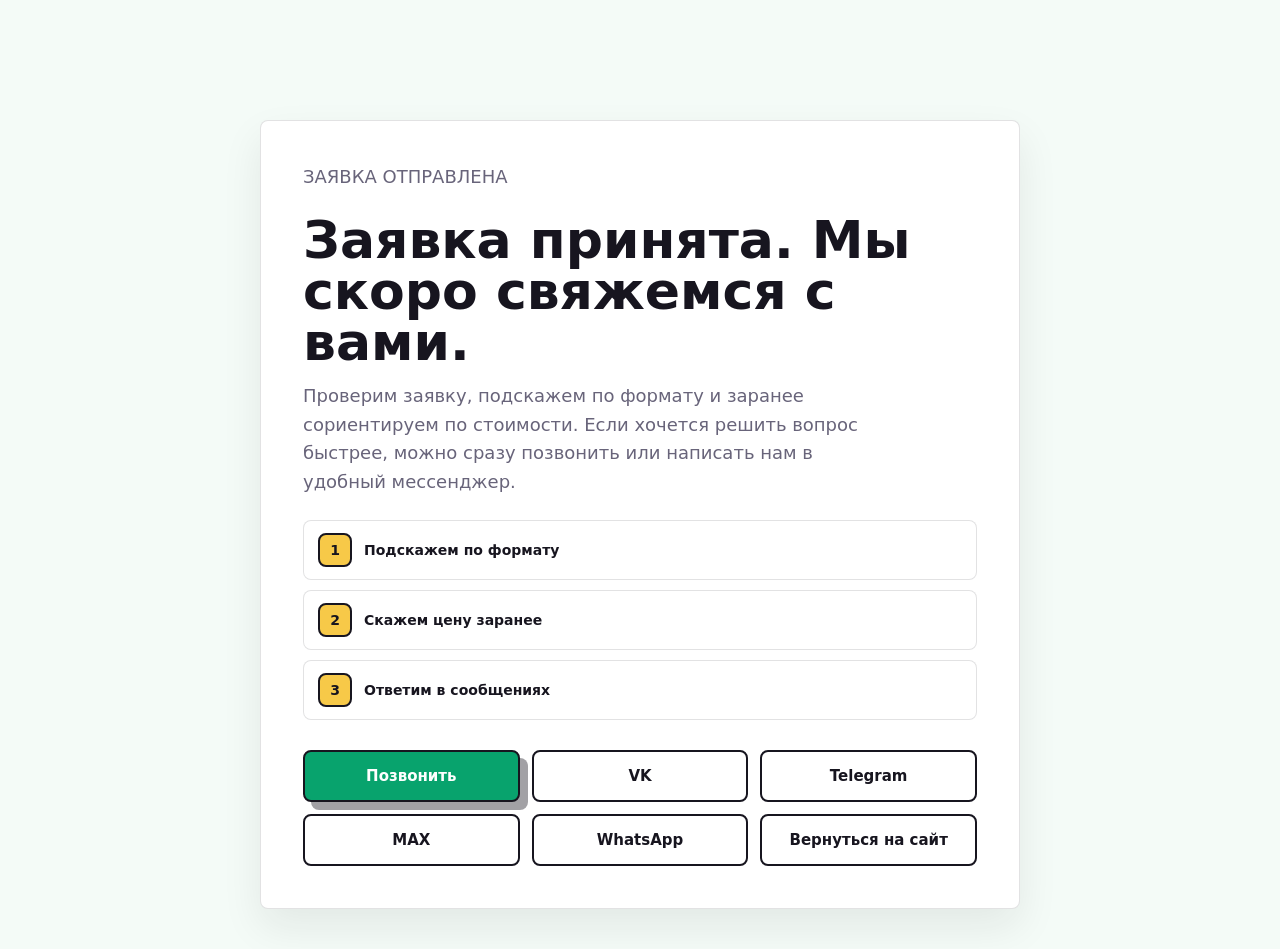
<file: thanks.html>
<!doctype html>
<html lang="ru">
  <head>
    <meta charset="UTF-8" />
    <meta name="viewport" content="width=device-width, initial-scale=1.0" />
    <meta
      name="description"
      content="Заявка принята. ФотоЦентр свяжется с вами и уточнит цену, формат и сроки."
    />
    <meta name="robots" content="noindex,follow" />
    <link rel="canonical" href="https://fotouslugi-vidnoe.ru/thanks.html" />
    <title>Заявка принята - ФотоЦентр</title>
    <link rel="icon" href="./assets/header-logo.svg" type="image/svg+xml" />
    <link rel="manifest" href="./site.webmanifest" />
    <link rel="stylesheet" href="styles.css" />
  </head>
  <body>
    <main class="thanks-page">
      <section class="thanks-card">
        <p class="eyebrow">заявка отправлена</p>
        <h1>Заявка принята. Мы скоро свяжемся с вами.</h1>
        <p>
          Проверим заявку, подскажем по формату и заранее сориентируем по стоимости.
          Если хочется решить вопрос быстрее, можно сразу позвонить или написать нам
          в удобный мессенджер.
        </p>
        <div class="order-benefits" aria-label="Что будет дальше">
          <span><strong>1</strong>Подскажем по формату</span>
          <span><strong>2</strong>Скажем цену заранее</span>
          <span><strong>3</strong>Ответим в сообщениях</span>
        </div>
        <div class="hero-actions thanks-actions">
          <a class="btn btn-primary" href="tel:+79175054415">Позвонить</a>
          <a class="btn btn-secondary" href="https://vk.ru/pho_tochka.vidnoe" target="_blank" rel="noopener noreferrer">VK</a>
          <a class="btn btn-secondary" href="https://t.me/pho_tochkavidnoe" target="_blank" rel="noopener noreferrer">Telegram</a>
          <a class="btn btn-secondary" href="https://max.ru/u/f9LHodD0cOICgtm37sCFTAzQyj_d56Rfk51gOyAlCiE5zOKHnPAy8IaJVZo" target="_blank" rel="noopener noreferrer">MAX</a>
          <a class="btn btn-secondary" href="https://wa.me/79175054415" target="_blank" rel="noopener noreferrer">WhatsApp</a>
          <a class="btn btn-secondary" href="./index.html">Вернуться на сайт</a>
        </div>
      </section>
    </main>
  </body>
</html>
</file>
<file: styles.css>
:root {
  --ink: #17151f;
  --muted: #68647a;
  --paper: #ffffff;
  --line: rgba(23, 21, 31, 0.12);
  --green: #08a36d;
  --pink: #ff4f87;
  --yellow: #f7c948;
  --cyan: #21b8d7;
  --dark: #17151f;
  --shadow: 0 24px 70px rgba(23, 21, 31, 0.12);
  --panel: #fbfaf6;
  --mint: #eef7f2;
  --rose: #fff2f6;
  --fw-body: 500;
  --fw-strong: 700;
  --fw-title: 800;
  --fw-accent: 900;
  --lh-body: 1.58;
  --lh-title: 1.04;
  --lh-tight: 1.12;
  --fs-meta: 12px;
  --fs-meta-lg: 13px;
  --fs-body: 17px;
  --fs-body-sm: 15px;
  --fs-body-lg: 18px;
}

* {
  box-sizing: border-box;
}

html {
  scroll-behavior: smooth;
}

body {
  margin: 0;
  background: var(--paper);
  color: var(--ink);
  font-size: var(--fs-body);
  font-weight: var(--fw-body);
  line-height: var(--lh-body);
  font-family:
    Inter, Manrope, "Segoe UI", system-ui, -apple-system, BlinkMacSystemFont,
    sans-serif;
}

a {
  color: inherit;
  text-decoration: none;
}

img {
  display: block;
  max-width: 100%;
}

main {
  display: flex;
  flex-direction: column;
}

main > * {
  order: 10;
}

.hero {
  order: 1;
}

.service-section {
  order: 2;
}

.ticker-section {
  order: 2;
}

.section {
  scroll-margin-top: 92px;
}

.ticker-section {
  position: relative;
  z-index: 3;
  overflow-x: hidden;
  overflow-y: hidden;
  border-top: 1px solid rgba(23, 21, 31, 0.14);
  border-bottom: 1px solid rgba(23, 21, 31, 0.14);
  background: #ffd54d;
}

.ticker-track {
  display: flex;
  width: max-content;
  animation: tickerMove 32s linear infinite;
  will-change: transform;
}

.ticker-content {
  display: flex;
  flex: 0 0 auto;
  align-items: center;
  gap: 26px;
  padding: 14px 30px;
  white-space: nowrap;
}

.ticker-content span {
  font-size: var(--fs-body-sm);
  font-weight: var(--fw-accent);
}

.ticker-separator {
  display: inline-flex;
  align-items: center;
  justify-content: center;
  min-width: 18px;
  margin-inline: 4px;
}

@keyframes tickerMove {
  from {
    transform: translateX(0);
  }

  to {
    transform: translateX(-50%);
  }
}

.site-header {
  position: fixed;
  top: 0;
  right: 0;
  left: 0;
  z-index: 20;
  display: flex;
  align-items: flex-end;
  justify-content: space-between;
  gap: 18px;
  padding: 14px clamp(18px, 4vw, 56px);
  border-bottom: 1px solid rgba(255, 255, 255, 0.08);
  background: rgba(18, 23, 28, 0.62);
  backdrop-filter: blur(18px);
}

.brand,
.header-nav-menu,
.nav,
.header-actions,
.hero-actions,
.contact-actions,
.hero-tags,
.price-tabs {
  display: flex;
  align-items: center;
}

.brand {
  gap: 10px;
  color: #fff;
  font-weight: var(--fw-title);
}

.brand-mark {
  display: grid;
  width: 38px;
  height: 38px;
  place-items: center;
  overflow: hidden;
  border: 2px solid var(--ink);
  border-radius: 8px;
  background: #fff;
  box-shadow: none;
}

.brand-mark-image {
  display: block;
  width: 96%;
  height: 96%;
  object-fit: contain;
}

.nav {
  gap: 8px;
  padding: 6px;
  border: 0;
  border-radius: 8px;
  background: transparent;
}

.header-nav-menu {
  flex: 1 1 auto;
  justify-content: center;
}

.header-nav-toggle {
  display: none;
  flex-direction: column;
  align-items: center;
  justify-content: center;
  gap: 4px;
  width: 52px;
  height: 46px;
  padding: 0;
  border: 2px solid rgba(255, 255, 255, 0.28);
  border-radius: 10px;
  background: rgba(255, 255, 255, 0.08);
  color: #fff;
}

.header-nav-toggle span {
  display: block;
  width: 18px;
  height: 2px;
  border-radius: 999px;
  background: currentColor;
}

.nav a,
.header-cta {
  border-radius: 8px;
  padding: 10px 14px;
  color: rgba(255, 255, 255, 0.78);
  font-size: 14px;
  font-weight: var(--fw-title);
}

.nav a:hover {
  background: rgba(255, 255, 255, 0.12);
  color: #fff;
}

.header-cta {
  border: 2px solid var(--ink);
  background: var(--yellow);
  color: var(--ink);
  box-shadow: none;
}

.header-actions {
  display: flex;
  align-items: stretch;
  gap: 10px;
}

.header-menu {
  position: relative;
  display: flex;
}

.header-menu-toggle {
  cursor: pointer;
}

.header-actions > .header-cta,
.header-menu-toggle {
  display: inline-flex;
  align-items: center;
  justify-content: center;
  min-width: 162px;
  height: 44px;
  text-align: center;
}

.header-menu-dropdown,
.action-menu-dropdown {
  position: absolute;
  top: calc(100% + 10px);
  right: 0;
  z-index: 40;
  display: grid;
  min-width: 180px;
  gap: 6px;
  padding: 8px;
  border: 1px solid rgba(23, 21, 31, 0.14);
  border-radius: 8px;
  background: rgba(18, 23, 28, 0.96);
  box-shadow: 0 20px 45px rgba(10, 13, 16, 0.26);
  opacity: 0;
  pointer-events: none;
  transform: translateY(-6px);
  transition:
    opacity 0.18s ease,
    transform 0.18s ease;
}

.header-menu.open .header-menu-dropdown,
.action-menu.open .action-menu-dropdown {
  opacity: 1;
  pointer-events: auto;
  transform: translateY(0);
}

.header-menu-dropdown a,
.action-menu-dropdown a {
  border-radius: 8px;
  padding: 12px 14px;
  color: #fff;
  font-size: 14px;
  font-weight: var(--fw-title);
}

.header-menu-dropdown a:hover,
.action-menu-dropdown a:hover {
  background: rgba(255, 255, 255, 0.1);
}

.action-menu {
  position: relative;
  flex: 0 0 auto;
  z-index: 12;
}

.action-menu-toggle {
  cursor: pointer;
}

.action-menu-hero .action-menu-toggle {
  min-width: 0;
}

.header-cta-secondary {
  background: rgba(255, 255, 255, 0.1);
  color: #fff;
  border-color: rgba(255, 255, 255, 0.28);
}

.hero {
  position: relative;
  display: flex;
  min-height: 100vh;
  align-items: flex-end;
  overflow: hidden;
  padding: 150px clamp(24px, 5vw, 74px) clamp(64px, 8vw, 110px);
  background:
    linear-gradient(90deg, rgba(10, 13, 16, 0.92) 0%, rgba(10, 13, 16, 0.58) 42%, rgba(10, 13, 16, 0.16) 100%),
    linear-gradient(0deg, rgba(10, 13, 16, 0.56), rgba(10, 13, 16, 0.06)),
    url("./assets/hero-main.png") center center / cover;
}

.hero-copy {
  position: relative;
  z-index: 10;
  max-width: 820px;
}

.eyebrow {
  margin: 0 0 14px;
  color: var(--pink);
  font-size: var(--fs-meta);
  font-weight: var(--fw-title);
  line-height: 1.2;
  letter-spacing: 0;
  text-transform: uppercase;
}

h1,
h2,
h3,
p {
  overflow-wrap: anywhere;
}

h1 {
  max-width: 980px;
  margin: 0;
  font-size: clamp(46px, 6.2vw, 96px);
  font-weight: var(--fw-title);
  line-height: 0.98;
  letter-spacing: 0;
}

.hero h1 {
  color: #fff;
}

.hero-text {
  max-width: 760px;
  margin: 28px 0 0;
  color: rgba(255, 255, 255, 0.82);
  font-size: clamp(17px, 1.95vw, 20px);
  font-weight: var(--fw-body);
  line-height: var(--lh-body);
}

.hero-support {
  max-width: 640px;
  margin: 16px 0 0;
  color: rgba(255, 255, 255, 0.72);
  font-size: var(--fs-body-sm);
  font-weight: var(--fw-strong);
  line-height: 1.52;
}

.hero-actions,
.contact-actions {
  gap: 12px;
  margin-top: 30px;
  align-items: stretch;
}

.hero-actions {
  display: grid;
  grid-template-columns: repeat(auto-fit, minmax(170px, 1fr));
  align-items: stretch;
}

.hero-actions > .btn,
.hero-actions > .action-menu {
  min-width: 0;
}

.hero-actions > .btn,
.hero-actions .action-menu-toggle {
  display: inline-flex;
  width: 100%;
  min-height: 52px;
  align-items: center;
  justify-content: center;
  text-align: center;
}

.contact-actions {
  flex-wrap: wrap;
}

.hero-contact-links {
  display: flex;
  flex-wrap: wrap;
  gap: 10px;
}

.contact-chip {
  display: grid;
  width: 52px;
  height: 52px;
  place-items: center;
  border: 0;
  border-radius: 12px;
  padding: 0;
  background: transparent;
  color: #fff;
  transition:
    transform 0.2s ease,
    opacity 0.2s ease;
}

.contact-chip-vk {
  background: transparent;
}

.contact-chip-telegram {
  background: transparent;
}

.contact-chip-max {
  background: transparent;
}

.contact-chip-whatsapp {
  background: transparent;
}

.contact-chip:hover {
  transform: translate(-2px, -2px);
  opacity: 0.92;
}

.contact-chip-icon {
  display: grid;
  width: 52px;
  height: 52px;
  place-items: center;
}

.contact-chip-icon img {
  width: 52px;
  height: 52px;
  object-fit: contain;
  display: block;
}


.contact-chip-max .contact-chip-icon {
  width: 52px;
  height: 52px;
}

.contact-chip-max .contact-chip-icon img {
  width: 52px;
  height: 52px;
}

.contact-links-light .contact-chip {
  background: transparent;
}

.hero-contact-links .contact-chip {
  box-shadow: 0 10px 24px rgba(10, 13, 16, 0.18);
}

.contact-socials {
  display: grid;
  grid-template-columns: repeat(2, minmax(0, 1fr));
  gap: 12px;
  width: 100%;
}

.contact-social {
  display: flex;
  align-items: center;
  gap: 12px;
  min-height: 74px;
  border: 1px solid rgba(23, 21, 31, 0.12);
  border-radius: 8px;
  padding: 12px 14px;
  background: #fff;
  box-shadow: 0 12px 30px rgba(23, 21, 31, 0.06);
  transition:
    transform 0.2s ease,
    box-shadow 0.2s ease,
    border-color 0.2s ease;
}

.contact-social:hover {
  transform: translate(-2px, -2px);
  box-shadow: 0 18px 36px rgba(23, 21, 31, 0.1);
}

.contact-social-icon {
  flex: 0 0 auto;
  width: 44px;
  height: 44px;
}

.contact-social-icon img {
  width: 44px;
  height: 44px;
  object-fit: contain;
  display: block;
}

.contact-social-copy {
  display: grid;
  gap: 4px;
  min-width: 0;
}

.contact-social-copy strong,
.contact-social-copy span {
  display: block;
}

.contact-social-copy strong {
  color: var(--ink);
  font-size: 15px;
  font-weight: var(--fw-title);
  line-height: var(--lh-tight);
}

.contact-social-copy span {
  color: var(--muted);
  font-size: var(--fs-meta-lg);
  font-weight: var(--fw-body);
  line-height: 1.45;
}

.contact-social-vk:hover {
  border-color: rgba(47, 128, 237, 0.32);
}

.contact-social-telegram:hover {
  border-color: rgba(47, 163, 230, 0.32);
}

.contact-social-max:hover {
  border-color: rgba(111, 88, 245, 0.3);
}

.contact-social-whatsapp:hover {
  border-color: rgba(37, 211, 102, 0.32);
}

.btn {
  display: inline-flex;
  min-height: 48px;
  align-items: center;
  justify-content: center;
  border-radius: 8px;
  padding: 14px 20px;
  font-size: 15px;
  font-weight: var(--fw-title);
  line-height: 1.1;
  transition:
    transform 0.2s ease,
    box-shadow 0.2s ease,
    background 0.2s ease;
}

.btn:hover,
.header-cta:hover {
  transform: translate(-2px, -2px);
}

.btn-primary {
  border: 2px solid var(--ink);
  background: var(--green);
  color: #fff;
  box-shadow: 8px 8px 0 rgba(23, 21, 31, 0.4);
}

.btn-secondary {
  border: 2px solid var(--ink);
  background: #fff;
  color: var(--ink);
  box-shadow: 8px 8px 0 rgba(255, 255, 255, 0.16);
}

.btn-ghost {
  border: 1px solid rgba(255, 255, 255, 0.34);
  background: rgba(255, 255, 255, 0.05);
  color: #fff;
  box-shadow: none;
}

.btn-route {
  gap: 10px;
}

.btn-route-icon {
  display: inline-flex;
  width: 22px;
  height: 22px;
  align-items: center;
  justify-content: center;
  border-radius: 999px;
  background: rgba(255, 255, 255, 0.14);
  font-size: 14px;
  font-weight: var(--fw-accent);
  line-height: 1;
}

.btn-route-icon svg {
  width: 15px;
  height: 15px;
  display: block;
}

.btn-route-dark .btn-route-icon {
  background: rgba(23, 21, 31, 0.1);
}

.hero-stats {
  display: flex;
  flex-wrap: wrap;
  gap: 12px;
  margin-top: 18px;
}

.hero-stat {
  min-width: 150px;
  border: 1px solid rgba(255, 255, 255, 0.22);
  border-radius: 8px;
  padding: 16px 18px;
  background: rgba(255, 255, 255, 0.08);
  backdrop-filter: blur(10px);
  box-shadow: 0 18px 40px rgba(0, 0, 0, 0.16);
}

.hero-stat-pill {
  display: flex;
  align-items: center;
  gap: 12px;
  min-width: 0;
  padding: 12px 14px;
  background: rgba(255, 255, 255, 0.1);
  backdrop-filter: blur(8px);
}

.hero-stat-icon {
  display: inline-flex;
  width: 28px;
  height: 28px;
  align-items: center;
  justify-content: center;
  border-radius: 999px;
  flex: 0 0 auto;
}

.hero-stat-icon svg {
  width: 14px;
  height: 14px;
}

.hero-stat-icon-map {
  background: rgba(255, 76, 76, 0.18);
  color: #ff7a7a;
}

.hero-stat-icon-review {
  background: rgba(247, 201, 72, 0.2);
  color: #ffd56a;
}

.hero-stat-icon-price {
  background: rgba(0, 166, 118, 0.18);
  color: #67f0bf;
}

.hero-stat-icon-time {
  background: rgba(118, 163, 255, 0.18);
  color: #a9c7ff;
}

.hero-stat-copy {
  display: grid;
  gap: 4px;
}

.hero-stat-copy strong,
.hero-stat-copy span {
  display: block;
}

.hero-stat-copy strong {
  color: #fff;
  font-size: clamp(18px, 2vw, 24px);
  font-weight: var(--fw-accent);
  line-height: 1;
}

.hero-stat-copy span {
  color: rgba(255, 255, 255, 0.82);
  font-size: 13px;
  font-weight: var(--fw-body);
  line-height: 1.42;
}

.hero-media {
  display: none;
}

.hero-media::after {
  position: absolute;
  inset: auto 0 0;
  height: 42%;
  background: linear-gradient(0deg, rgba(23, 21, 31, 0.72), transparent);
  content: "";
}

.hero-media img {
  width: 100%;
  height: 100%;
  min-height: 560px;
  object-fit: cover;
}

.floating-card {
  position: absolute;
  z-index: 2;
  width: min(210px, 48%);
  border: 2px solid var(--ink);
  border-radius: 8px;
  padding: 16px;
  background: #fff;
  box-shadow: 8px 8px 0 var(--ink);
}

.floating-card span {
  display: block;
  font-size: 28px;
  font-weight: var(--fw-accent);
}

.floating-card p {
  margin: 6px 0 0;
  color: var(--muted);
  font-size: var(--fs-body-sm);
  font-weight: var(--fw-title);
}

.top-card {
  top: 22px;
  right: 22px;
}

.bottom-card {
  bottom: 24px;
  left: 24px;
  background: var(--yellow);
}

.contact-info strong a {
  color: inherit;
  text-decoration: none;
}

.contact-info strong a:hover {
  text-decoration: underline;
}

.section {
  padding: clamp(58px, 8vw, 105px) clamp(18px, 4vw, 56px);
}

.section-head {
  max-width: 900px;
  margin-bottom: 34px;
}

.section-lead {
  max-width: 440px;
  margin: 0;
  color: var(--muted);
  font-size: var(--fs-body-lg);
  font-weight: var(--fw-body);
  line-height: var(--lh-body);
}

.service-section .section-lead {
  margin-top: 16px;
}

.split-head {
  display: flex;
  max-width: none;
  align-items: end;
  justify-content: space-between;
  gap: 24px;
}

h2 {
  margin: 0;
  font-size: clamp(34px, 4.7vw, 56px);
  font-weight: var(--fw-title);
  line-height: var(--lh-title);
  letter-spacing: 0;
}

.service-grid {
  display: grid;
  grid-template-columns: repeat(8, 1fr);
  grid-auto-rows: 245px;
  gap: 14px;
}

.kit-section {
  padding-top: clamp(48px, 7vw, 84px);
}

.kit-grid {
  display: grid;
  grid-template-columns: repeat(3, 1fr);
  gap: 18px;
}

.kit-card {
  position: relative;
  min-height: 310px;
  border: 2px solid var(--ink);
  border-radius: 8px;
  padding: 24px;
  background: #fff;
  box-shadow: 8px 8px 0 rgba(23, 21, 31, 0.16);
}

.kit-card span {
  display: grid;
  width: 48px;
  height: 48px;
  place-items: center;
  border: 2px solid var(--ink);
  border-radius: 8px;
  background: var(--yellow);
  font-weight: var(--fw-accent);
}

.kit-card h3 {
  margin: 46px 0 12px;
  font-size: clamp(26px, 2.8vw, 38px);
  font-weight: var(--fw-title);
  line-height: var(--lh-title);
}

.kit-card p {
  margin: 0;
  color: var(--muted);
  font-size: var(--fs-body);
  line-height: var(--lh-body);
}

.kit-card strong {
  position: absolute;
  right: 20px;
  bottom: 20px;
  border: 2px solid var(--ink);
  border-radius: 8px;
  padding: 10px 13px;
  background: var(--green);
  color: #fff;
  font-size: 14px;
  font-weight: var(--fw-accent);
  box-shadow: 4px 4px 0 var(--ink);
}

.feature-kit {
  background: #fff;
  color: var(--ink);
}

.feature-kit p {
  color: var(--muted);
}

.service-card {
  position: relative;
  min-height: 245px;
  border: 0;
  border-radius: 8px;
  background: var(--dark);
  box-shadow: 0 18px 34px rgba(23, 21, 31, 0.14);
  overflow: hidden;
  cursor: pointer;
}

.service-card:nth-child(1) {
  grid-column: span 4;
  grid-row: span 2;
}

.service-card:nth-child(2),
.service-card:nth-child(3),
.service-card:nth-child(4),
.service-card:nth-child(5),
.service-card:nth-child(6),
.service-card:nth-child(7) {
  grid-column: span 2;
}

.service-card:nth-child(8) {
  grid-column: span 4;
}

.service-card::after {
  position: absolute;
  inset: 0;
  background:
    linear-gradient(0deg, rgba(7, 9, 12, 0.86), rgba(7, 9, 12, 0.12) 58%),
    linear-gradient(90deg, rgba(7, 9, 12, 0.46), transparent 72%);
  content: "";
}

.service-card img {
  width: 100%;
  height: 100%;
  object-fit: cover;
  filter: saturate(0.9) contrast(1.04);
  transition: transform 0.5s ease;
}

.service-card:hover img {
  transform: scale(1.045);
}

.service-card-photo img {
  object-position: center 48%;
  filter: saturate(1) contrast(1.02);
}

.service-card-docs img {
  object-position: center 42%;
}

.service-card-print img {
  object-position: center 50%;
}

.service-card-digital img {
  object-position: center 54%;
}

.service-card-scan img {
  object-position: center 50%;
}

.service-card-lamination img {
  object-position: center 48%;
}

.service-card-binding img {
  object-position: center 48%;
}

.service-card-paper img {
  object-position: center 52%;
}

.service-card-sticker img {
  object-position: center 50%;
}

.service-card-gifts img {
  object-position: center 48%;
}

.service-card div {
  position: absolute;
  right: 0;
  bottom: 0;
  left: 0;
  z-index: 2;
  padding: clamp(20px, 3vw, 34px);
}

.dark-card {
  color: #fff;
}

.card-label {
  display: inline-flex;
  align-items: center;
  justify-content: center;
  position: absolute;
  top: 16px;
  right: 16px;
  z-index: 3;
  border-radius: 999px;
  padding: 7px 12px;
  background: rgba(247, 201, 72, 0.92);
  color: var(--ink);
  font-size: var(--fs-meta);
  font-weight: var(--fw-title);
  text-transform: uppercase;
}

.service-price {
  display: inline-flex;
  align-items: center;
  justify-content: center;
  margin-top: 18px;
  border: 2px solid rgba(23, 21, 31, 0.86);
  border-radius: 8px;
  padding: 9px 14px;
  background: var(--yellow);
  color: var(--ink);
  font-size: 14px;
  font-weight: var(--fw-accent);
  box-shadow: 0 10px 24px rgba(247, 201, 72, 0.22);
}

.service-card h3 {
  margin: 0;
  color: #fff;
  font-size: clamp(28px, 3vw, 44px);
  font-weight: var(--fw-title);
  line-height: var(--lh-title);
}

.service-card p:not(.card-label) {
  max-width: 620px;
  margin-bottom: 0;
  color: rgba(255, 255, 255, 0.84);
  font-size: var(--fs-body-sm);
  font-weight: var(--fw-body);
  line-height: 1.5;
}

.price-card h3 {
  margin: 0;
  font-size: clamp(24px, 2.3vw, 30px);
  font-weight: var(--fw-title);
  line-height: var(--lh-tight);
}

.price-section {
  background: var(--mint);
}

.price-intro {
  max-width: 560px;
  margin: 14px 0 0;
  color: var(--muted);
  font-size: var(--fs-body-lg);
  font-weight: var(--fw-body);
  line-height: var(--lh-body);
}

.calculator-panel {
  margin-bottom: 28px;
}

.calculator-section {
  scroll-margin-top: 110px;
}

.calculator-workspace {
  display: grid;
  grid-template-columns: minmax(0, 0.94fr) minmax(340px, 0.86fr);
  gap: 18px;
}

.calculator-card {
  display: grid;
  gap: 16px;
  padding: clamp(18px, 2.8vw, 24px);
  border: 2px solid var(--ink);
  border-radius: 24px;
  background: rgba(255, 255, 255, 0.92);
  box-shadow: var(--shadow);
}

.calculator-card-head {
  display: grid;
  gap: 8px;
}

.calculator-card-head h3 {
  margin: 0;
  font-size: clamp(30px, 3vw, 42px);
  line-height: 1.02;
}

.calculator-card-head p {
  margin: 0;
  color: var(--muted);
  font-size: 15px;
}

.calculator-builder {
  align-content: start;
}

.calculator-grid,
.calculator-dynamic-fields {
  display: grid;
  gap: 14px;
}

.calculator-grid-basket {
  align-items: start;
}

.calculator-dynamic-fields {
  grid-template-columns: repeat(2, minmax(0, 1fr));
}

.calculator-grid label,
.calculator-dynamic-fields label,
.calculator-review-field {
  display: grid;
  gap: 8px;
}

.calculator-grid label > span,
.calculator-dynamic-fields label > span,
.calculator-review-field > span {
  color: var(--muted);
  font-size: var(--fs-meta);
  font-weight: var(--fw-title);
  text-transform: uppercase;
}

.calculator-grid select,
.calculator-dynamic-fields select,
.calculator-dynamic-fields input[type="number"],
.calculator-grid input[type="number"],
.calculator-review-field select {
  width: 100%;
  min-height: 54px;
  border: 2px solid var(--ink);
  border-radius: 16px;
  padding: 14px 16px;
  background: #fff;
  color: var(--ink);
  font: inherit;
  outline: none;
}

.calculator-grid select:focus,
.calculator-dynamic-fields select:focus,
.calculator-dynamic-fields input[type="number"]:focus,
.calculator-grid input[type="number"]:focus,
.calculator-review-field select:focus {
  box-shadow: 0 0 0 4px rgba(8, 163, 109, 0.18);
}

.calculator-toggle {
  grid-column: 1 / -1;
  display: grid !important;
  grid-template-columns: auto 1fr;
  align-items: start;
  gap: 10px;
  min-height: 74px;
  padding: 14px 16px;
  border: 2px solid rgba(23, 21, 31, 0.1);
  border-radius: 18px;
  background: var(--panel);
}

.calculator-toggle input {
  width: 18px;
  height: 18px;
  margin: 5px 0 0;
}

.calculator-toggle span {
  color: var(--ink) !important;
  font-size: 15px !important;
  font-weight: var(--fw-title) !important;
  text-transform: none !important;
}

.calculator-addon-hint {
  margin: -2px 0 0 28px;
  color: var(--muted);
  font-size: 13px;
  line-height: 1.45;
}

.calculator-addon-qty {
  display: grid !important;
  gap: 8px;
  margin-left: 28px;
}

.calculator-addon-qty span {
  color: var(--muted);
  font-size: 12px;
  font-weight: var(--fw-title);
  text-transform: uppercase;
}

.calculator-addon-qty input {
  width: 100%;
  border: 2px solid var(--ink);
  border-radius: 8px;
  padding: 12px 14px;
  background: #fff;
  color: var(--ink);
  font: inherit;
  outline: none;
}

.calculator-addon-qty input:disabled {
  opacity: 0.6;
  cursor: not-allowed;
}

.calculator-addon-hint.is-disabled {
  color: #8d889d;
}

.calculator-promo-note {
  margin: -2px 0 0;
  color: var(--muted);
  font-size: 14px;
  line-height: 1.45;
}

.calculator-preview {
  display: grid;
  gap: 14px;
  padding: 18px 20px 20px;
  border: 2px solid var(--ink);
  border-radius: 22px;
  background: linear-gradient(180deg, #f4fbf7, #fff);
}

.calculator-preview-top,
.calculator-result-top {
  display: flex;
  justify-content: space-between;
  gap: 16px;
  align-items: flex-start;
}

.calculator-preview-meta {
  color: var(--muted);
  font-size: 14px;
}

.calculator-preview-title {
  margin: 4px 0 0;
  font-size: clamp(26px, 2.4vw, 38px);
  line-height: 1.08;
}

.calculator-preview-description {
  margin: 6px 0 0;
  color: var(--muted);
  font-size: 15px;
  line-height: 1.45;
}

.calculator-preview-price {
  color: var(--green);
  font-size: clamp(32px, 4vw, 48px);
  font-weight: var(--fw-accent);
  line-height: 1;
  white-space: nowrap;
}

.calculator-badges {
  display: flex;
  flex-wrap: wrap;
  gap: 8px;
}

.calculator-badge {
  display: inline-flex;
  align-items: center;
  min-height: 36px;
  padding: 7px 11px;
  border: 1px solid rgba(23, 21, 31, 0.14);
  border-radius: 999px;
  background: #fff;
  color: var(--ink);
  font-size: 13px;
  font-weight: var(--fw-title);
}

.calculator-badge {
  background: #fff2bd;
}

.calculator-pill-good {
  background: var(--mint);
  border-color: rgba(8, 163, 109, 0.25);
}

.calculator-pill-warn {
  background: #fff8dc;
  border-color: rgba(247, 201, 72, 0.45);
}

.calculator-pill-muted {
  color: var(--muted);
}

.calculator-builder-note {
  margin: 0;
  color: var(--muted);
  font-size: 14px;
  line-height: 1.45;
}

.calculator-builder-actions,
.calculator-actions {
  display: flex;
  flex-wrap: wrap;
  gap: 10px;
}

.calculator-builder-actions .btn,
.calculator-actions .btn {
  flex: 1 1 220px;
}

.calculator-result {
  position: sticky;
  top: 100px;
  align-content: start;
}

.calculator-result-top {
  display: none;
}

.calculator-result-top strong,
.calculator-total-row-final b {
  font-size: clamp(28px, 4vw, 44px);
  font-weight: var(--fw-accent);
  line-height: 1;
}

.calculator-summary,
.calculator-empty,
.calculator-result-note {
  margin: 0;
}

.calculator-summary {
  color: var(--muted);
  font-size: 15px;
  font-weight: var(--fw-body);
  line-height: 1.45;
}

.calculator-empty {
  padding: 20px 0 8px;
  color: var(--muted);
  font-size: 16px;
  text-align: center;
  line-height: 1.45;
}

.calculator-cart-list {
  display: grid;
  gap: 10px;
  max-height: 360px;
  overflow: auto;
}

.calculator-cart-item {
  display: grid;
  grid-template-columns: minmax(0, 1fr) auto;
  gap: 12px;
  align-items: start;
  padding: 14px 14px 16px;
  border: 1px solid rgba(23, 21, 31, 0.12);
  border-radius: 16px;
  background: #fff;
}

.calculator-cart-copy {
  display: grid;
  gap: 5px;
}

.calculator-cart-copy strong {
  font-size: 16px;
  font-weight: var(--fw-title);
}

.calculator-cart-copy span {
  color: var(--muted);
  font-size: 14px;
  line-height: 1.45;
}

.calculator-cart-side {
  display: grid;
  justify-items: end;
  gap: 4px;
  text-align: right;
}

.calculator-cart-side strong {
  font-size: 20px;
  font-weight: var(--fw-accent);
}

.calculator-cart-actions {
  display: flex;
  flex-wrap: wrap;
  justify-content: flex-start;
  gap: 8px;
  margin-top: 8px;
}

.calculator-remove {
  display: inline-flex;
  min-height: 34px;
  align-items: center;
  justify-content: center;
  padding: 6px 12px;
  border: 1px solid rgba(23, 21, 31, 0.14);
  border-radius: 999px;
  background: #fff;
  color: var(--ink);
  font: inherit;
  font-size: 14px;
  font-weight: var(--fw-title);
  cursor: pointer;
  text-decoration: none;
  transition:
    background 0.18s ease,
    border-color 0.18s ease,
    color 0.18s ease,
    transform 0.18s ease;
}

.calculator-remove[data-decrement-id],
.calculator-remove[data-increment-id] {
  min-width: 42px;
  padding-inline: 0;
}

.calculator-remove[data-remove-id] {
  border-color: rgba(255, 79, 135, 0.22);
  background: #fff0f5;
  color: #d93f74;
}

.calculator-remove:hover,
.calculator-remove:focus-visible {
  border-color: rgba(23, 21, 31, 0.26);
  background: var(--panel);
  color: var(--ink);
  transform: translateY(-1px);
}

.calculator-remove[data-remove-id]:hover,
.calculator-remove[data-remove-id]:focus-visible {
  border-color: rgba(255, 79, 135, 0.36);
  background: #ffe4ee;
  color: #b92f63;
}

.calculator-lines {
  display: grid;
  gap: 8px;
}

.calculator-line {
  display: flex;
  align-items: center;
  justify-content: space-between;
  gap: 14px;
  padding: 10px 12px;
  border-radius: 12px;
  background: rgba(255, 255, 255, 0.92);
  color: var(--muted);
  font-size: 14px;
  font-weight: var(--fw-body);
}

.calculator-line strong {
  color: var(--ink);
  font-size: 15px;
  font-weight: var(--fw-title);
}

.calculator-totals {
  display: grid;
  gap: 8px;
  padding-top: 8px;
  border-top: 1px solid rgba(23, 21, 31, 0.12);
}

.calculator-total-row {
  display: flex;
  align-items: start;
  justify-content: space-between;
  gap: 12px;
  color: var(--muted);
  font-size: 16px;
}

.calculator-total-row b {
  color: var(--ink);
  font-size: 18px;
}

.calculator-total-row-final {
  align-items: center;
  padding: 14px 16px;
  border: 2px solid var(--ink);
  border-radius: 18px;
  background: linear-gradient(180deg, #fff8dd, #fff1b8);
  box-shadow: 6px 6px 0 rgba(23, 21, 31, 0.08);
  color: var(--ink);
  font-size: 26px;
  font-weight: var(--fw-accent);
}

.calculator-total-row-final span {
  padding-top: 0;
}

.calculator-total-row-final b {
  color: var(--green);
  font-size: clamp(32px, 4.2vw, 48px);
}

.calculator-breakdown {
  display: grid;
  gap: 8px;
}

.calculator-breakdown span {
  display: flex;
  align-items: center;
  min-height: 42px;
  padding: 10px 12px;
  border-radius: 12px;
  background: rgba(255, 255, 255, 0.88);
  color: var(--muted);
  font-size: 14px;
  line-height: 1.45;
}

.calculator-insights {
  display: grid;
  gap: 10px;
}

.calculator-insight {
  display: grid;
  gap: 8px;
  padding: 0;
  border: 0;
  border-radius: 0;
  background: transparent;
}

.calculator-insight h3 {
  margin: 0 0 2px;
  color: var(--ink);
  font-size: 15px;
  font-weight: var(--fw-title);
}

.calculator-result-note {
  color: var(--muted);
  font-size: 14px;
  line-height: 1.45;
}

.calculator-actions {
  justify-content: flex-start;
}

.calculator-clear {
  flex: 0 0 auto;
  min-width: 170px;
  border: 2px solid var(--ink);
  background: #fff0f3;
  color: var(--ink);
  box-shadow: 5px 5px 0 rgba(23, 21, 31, 0.14);
}

.calculator-transfer {
  flex: 1 1 240px;
}

.calculator-clear:hover,
.calculator-clear:focus-visible {
  background: #ffe5ec;
  color: var(--ink);
}

.calculator-toast {
  position: fixed;
  right: 18px;
  bottom: 18px;
  z-index: 60;
  max-width: 340px;
  padding: 13px 15px;
  border: 2px solid var(--ink);
  border-radius: 16px;
  background: #fff;
  box-shadow: 8px 8px 0 rgba(23, 21, 31, 0.16);
  font-size: 14px;
  font-weight: var(--fw-title);
  opacity: 0;
  pointer-events: none;
  transform: translateY(8px);
  transition:
    opacity 0.2s ease,
    transform 0.2s ease;
}

.calculator-toast.is-visible {
  opacity: 1;
  transform: translateY(0);
}

.calculator-transfer:disabled {
  cursor: not-allowed;
  opacity: 0.64;
  transform: none;
  box-shadow: none;
}

.calculator-clear:disabled {
  cursor: not-allowed;
  opacity: 0.64;
  transform: none;
  box-shadow: none;
}

.search-box {
  display: grid;
  width: min(430px, 100%);
  gap: 8px;
  color: var(--muted);
  font-size: var(--fs-meta);
  font-weight: var(--fw-title);
  text-transform: uppercase;
}

.search-box input {
  width: 100%;
  border: 2px solid var(--ink);
  border-radius: 8px;
  padding: 15px 16px;
  background: rgba(255, 255, 255, 0.84);
  color: var(--ink);
  font: inherit;
  font-size: 16px;
  text-transform: none;
  outline: none;
}

.search-box input:focus {
  box-shadow: 0 0 0 4px rgba(8, 163, 109, 0.18);
}

.price-tabs {
  flex-wrap: wrap;
  gap: 10px;
  margin-bottom: 14px;
}

.tab {
  border: 2px solid var(--ink);
  border-radius: 8px;
  padding: 11px 15px;
  background: rgba(255, 255, 255, 0.78);
  color: var(--ink);
  cursor: pointer;
  font: inherit;
  font-size: 14px;
  font-weight: var(--fw-title);
  box-shadow: 0 8px 18px rgba(23, 21, 31, 0.05);
}

.tab.active {
  background: var(--pink);
  color: #fff;
  box-shadow: 4px 4px 0 var(--ink);
}

.price-filter-status,
.price-empty-message {
  margin: 0 0 22px;
  color: var(--muted);
  font-size: var(--fs-body-sm);
  font-weight: var(--fw-title);
  line-height: 1.5;
}

.price-filter-status {
  display: inline-flex;
  border: 1px solid rgba(23, 21, 31, 0.12);
  border-radius: 999px;
  padding: 9px 13px;
  background: rgba(255, 255, 255, 0.72);
}

.price-empty-message {
  display: none;
  border: 2px dashed rgba(23, 21, 31, 0.22);
  border-radius: 8px;
  padding: 18px;
  background: #fff;
}

.price-empty-message.is-visible {
  display: block;
}

.price-empty-message a {
  color: var(--green);
  font-weight: var(--fw-accent);
  text-decoration: underline;
}

.price-card-top {
  display: flex;
  flex-wrap: wrap;
  align-items: center;
  gap: 10px;
  margin-bottom: 14px;
}

.price-chip {
  display: inline-flex;
  align-items: center;
  justify-content: center;
  min-height: 34px;
  border: 2px solid var(--ink);
  border-radius: 999px;
  padding: 6px 12px;
  background: var(--mint);
  font-size: 13px;
  font-weight: var(--fw-accent);
}

.price-meta {
  color: var(--muted);
  font-size: var(--fs-meta);
  font-weight: var(--fw-title);
  text-transform: uppercase;
}

.price-grid {
  display: grid;
  grid-template-columns: repeat(3, 1fr);
  gap: 18px;
}

.price-card {
  display: flex;
  min-height: 100%;
  flex-direction: column;
  border: 1px solid rgba(23, 21, 31, 0.12);
  border-radius: 8px;
  padding: 22px;
  background: #fff;
  box-shadow: 0 18px 40px rgba(23, 21, 31, 0.08);
}

.price-card-hot {
  border-color: rgba(247, 201, 72, 0.45);
  box-shadow:
    0 18px 40px rgba(23, 21, 31, 0.08),
    0 0 0 2px rgba(247, 201, 72, 0.12);
}

.price-hot-tag {
  display: inline-flex;
  align-items: center;
  justify-content: center;
  min-height: 30px;
  border-radius: 999px;
  padding: 5px 11px;
  background: rgba(247, 201, 72, 0.2);
  color: var(--ink);
  font-size: var(--fs-meta);
  font-weight: var(--fw-accent);
  text-transform: uppercase;
}

.accent-card {
  background: #fff;
}

.price-card.hidden {
  display: none;
}

.price-card ul {
  display: grid;
  gap: 12px;
  margin: 20px 0 0;
  padding: 0;
  list-style: none;
}

.price-card li {
  display: flex;
  justify-content: space-between;
  gap: 14px;
  border-bottom: 1px dashed rgba(23, 21, 31, 0.1);
  padding-bottom: 10px;
  color: var(--muted);
  line-height: 1.45;
}

.price-card strong {
  flex: 0 0 auto;
  color: var(--ink);
  white-space: nowrap;
  font-weight: var(--fw-title);
}

.price-card p {
  margin: 18px 0 0;
  color: var(--muted);
  font-size: var(--fs-body-sm);
  line-height: var(--lh-body);
}

.coverage-note {
  border: 1px solid rgba(247, 201, 72, 0.8);
  border-radius: 8px;
  padding: 12px 14px;
  background: rgba(247, 201, 72, 0.18);
  color: var(--ink);
  font-weight: var(--fw-title);
}

.coverage-note a,
.calculator-tool-link {
  color: var(--ink);
  font-weight: var(--fw-title);
  text-decoration: underline;
  text-underline-offset: 2px;
}

.service-grid-full {
  grid-template-columns: repeat(3, 1fr);
  grid-auto-rows: 300px;
}

.service-grid-full .service-card,
.service-grid-full .service-card:nth-child(1),
.service-grid-full .service-card:nth-child(2),
.service-grid-full .service-card:nth-child(3),
.service-grid-full .service-card:nth-child(4),
.service-grid-full .service-card:nth-child(5),
.service-grid-full .service-card:nth-child(6),
.service-grid-full .service-card:nth-child(7),
.service-grid-full .service-card:nth-child(8),
.service-grid-full .service-card:nth-child(9),
.service-grid-full .service-card:nth-child(10) {
  grid-column: span 1;
  grid-row: span 1;
}

.price-table-grid {
  grid-template-columns: 1fr;
}

.price-table-card {
  gap: 18px;
  transition:
    border-color 0.2s ease,
    box-shadow 0.2s ease;
}

.price-card-toggle {
  display: grid;
  width: 100%;
  grid-template-columns: minmax(0, 1fr) auto;
  align-items: end;
  gap: 16px;
  border: 0;
  padding: 0;
  background: transparent;
  color: inherit;
  text-align: left;
  cursor: pointer;
}

.price-card-toggle::after {
  display: grid;
  width: 38px;
  height: 38px;
  place-items: center;
  border: 2px solid var(--ink);
  border-radius: 8px;
  background: var(--yellow);
  color: var(--ink);
  content: "+";
  font-size: 22px;
  font-weight: var(--fw-accent);
  line-height: 1;
  box-shadow: 3px 3px 0 rgba(23, 21, 31, 0.18);
}

.price-table-card.is-open .price-card-toggle::after {
  content: "−";
}

.price-card-toggle .price-card-top,
.price-card-toggle h3 {
  grid-column: 1;
}

.price-card-toggle:focus-visible {
  outline: 3px solid rgba(0, 166, 118, 0.42);
  outline-offset: 6px;
  border-radius: 8px;
}

.price-card-body {
  display: grid;
  gap: 12px;
}

.price-card-body[hidden] {
  display: none;
}

.price-table-wrap {
  width: 100%;
  overflow-x: auto;
  border: 1px solid rgba(23, 21, 31, 0.12);
  border-radius: 8px;
  background: #fff;
}

.price-table {
  width: 100%;
  min-width: 860px;
  border-collapse: collapse;
  color: var(--ink);
  font-size: var(--fs-body-sm);
  line-height: 1.45;
}

.price-table th {
  background: var(--yellow);
  color: var(--ink);
  font-size: var(--fs-meta);
  font-weight: var(--fw-accent);
  letter-spacing: 0;
  text-align: left;
  text-transform: uppercase;
}

.price-table th,
.price-table td {
  border-bottom: 1px solid rgba(23, 21, 31, 0.1);
  padding: 12px 14px;
  vertical-align: top;
}

.price-table tr:last-child td {
  border-bottom: 0;
}

.price-subcategory-row td {
  border-bottom: 1px solid rgba(23, 21, 31, 0.12);
  padding: 0;
  background: rgba(247, 201, 72, 0.2);
  color: var(--ink);
  font-size: 13px;
  font-weight: var(--fw-accent);
  letter-spacing: 0;
  text-transform: uppercase;
}

.price-subcategory-toggle {
  display: flex;
  width: 100%;
  align-items: center;
  justify-content: space-between;
  gap: 12px;
  border: 0;
  padding: 14px;
  background: transparent;
  color: inherit;
  font: inherit;
  letter-spacing: inherit;
  text-align: left;
  text-transform: inherit;
  cursor: pointer;
}

.price-subcategory-toggle::after {
  content: "+";
  font-size: 18px;
  font-weight: var(--fw-accent);
  line-height: 1;
}

.price-subcategory-row.is-open .price-subcategory-toggle::after {
  content: "−";
}

.price-subcategory-toggle:focus-visible {
  outline: 3px solid rgba(0, 166, 118, 0.42);
  outline-offset: -3px;
}

.price-subcategory-item[hidden] {
  display: none;
}

.price-table td:last-child,
.price-table th:last-child {
  width: 170px;
  color: var(--ink);
  font-weight: var(--fw-title);
  white-space: nowrap;
}

.photo-price-table th:last-child,
.photo-price-table td:last-child {
  width: 430px;
  white-space: normal;
}

.detail-price-table th:last-child,
.detail-price-table td:last-child {
  width: 520px;
  white-space: normal;
}

.sticker-price-table th:last-child,
.sticker-price-table td:last-child {
  width: 330px;
  white-space: normal;
}

.paper-price-table th:last-child,
.paper-price-table td:last-child {
  width: 640px;
  white-space: normal;
}

.paper-price-table {
  min-width: 0;
}

.photo-price-table th:nth-child(4),
.photo-price-table td:nth-child(4) {
  display: none;
}

.photo-tier-list,
.price-detail-list {
  display: grid;
  grid-template-columns: repeat(6, minmax(0, 1fr));
  column-gap: 18px;
  row-gap: 0;
  align-items: flex-start;
}

.photo-tier-list-single,
.price-detail-list-single {
  grid-template-columns: 1fr;
}

.price-detail-list {
  grid-template-columns: repeat(5, minmax(72px, max-content));
  column-gap: 14px;
  justify-content: start;
}

.price-detail-list--side {
  grid-template-columns: repeat(2, minmax(92px, max-content));
}

.price-detail-list--scan-doc {
  grid-template-columns: repeat(3, minmax(78px, max-content));
}

.price-detail-list--scan-photo {
  grid-template-columns: repeat(4, minmax(78px, max-content));
}

.price-detail-list--print-a4 {
  grid-template-columns: repeat(4, minmax(78px, max-content));
}

.price-detail-list--print-a3 {
  grid-template-columns: repeat(3, minmax(78px, max-content));
}

.price-detail-list--lamination {
  grid-template-columns: repeat(3, minmax(78px, max-content));
}

.price-detail-list--sticker {
  grid-template-columns: repeat(3, minmax(78px, max-content));
}

.price-detail-list--digitize-video,
.price-detail-list--digitize-roll,
.price-detail-list--digitize-frame {
  grid-template-columns: repeat(3, minmax(92px, max-content));
}

.price-detail-list--digitize-storage {
  grid-template-columns: repeat(4, minmax(92px, max-content));
  column-gap: 14px;
}

.price-group-stack {
  display: flex;
  flex-direction: row;
  flex-wrap: wrap;
  align-items: flex-start;
  gap: 18px;
}

.price-group {
  display: flex;
  flex-direction: column;
  align-items: flex-start;
  gap: 6px;
  min-width: max-content;
}

.price-group-title {
  color: var(--muted);
  font-size: 11px;
  font-weight: var(--fw-accent);
  line-height: 1.2;
  text-transform: uppercase;
}

.price-group-title + .price-detail-list,
.price-group-title + .price-detail-list-single {
  margin-top: 0;
}

.price-group-title--color {
  color: #cf7a00;
}

.paper-price-table .price-group-stack {
  flex-direction: column;
  flex-wrap: nowrap;
  gap: 12px;
}

.paper-price-table .price-group {
  width: 100%;
}

.paper-price-table .price-detail-list--side {
  justify-content: stretch;
}

.paper-price-table .price-detail-list--paper-4 {
  grid-template-columns: repeat(4, minmax(72px, 1fr));
}

.paper-price-table .price-detail-list--paper-6 {
  grid-template-columns: repeat(6, minmax(58px, 1fr));
}

.photo-tier,
.price-detail-item {
  display: flex;
  min-width: max-content;
  flex-direction: column-reverse;
  align-items: flex-start;
  gap: 2px;
  flex: 0 0 auto;
}

.photo-tier-price,
.price-detail-value {
  color: var(--ink);
  font-weight: var(--fw-title);
  line-height: 1.2;
  white-space: nowrap;
}

.photo-tier-qty,
.price-detail-label {
  color: var(--muted);
  font-size: 12px;
  font-weight: var(--fw-body);
  line-height: 1.35;
  white-space: nowrap;
}

.price-note {
  margin: 24px 0 0;
  color: var(--muted);
  font-size: var(--fs-body-sm);
  font-weight: var(--fw-strong);
  line-height: 1.5;
}

.promo-section {
  background: #fff;
  color: var(--ink);
}

.promo-head {
  margin-bottom: 28px;
}

.promo-list {
  display: grid;
  grid-template-columns: repeat(3, 1fr);
  gap: 14px;
}

.promo-card {
  min-height: 174px;
  border: 1px solid rgba(23, 21, 31, 0.12);
  border-radius: 8px;
  padding: 16px 16px 20px;
  background: var(--panel);
  box-shadow: 0 18px 36px rgba(23, 21, 31, 0.08);
}

.promo-badge {
  display: inline-flex;
  align-items: center;
  justify-content: center;
  min-height: 34px;
  border: 2px solid var(--ink);
  border-radius: 8px;
  padding: 6px 12px;
  background: var(--yellow);
  color: var(--ink);
  font-size: 13px;
  font-weight: var(--fw-accent);
  text-transform: uppercase;
}

.promo-card h3 {
  margin: 22px 0 10px;
  font-size: clamp(26px, 2.5vw, 34px);
  font-weight: var(--fw-title);
  line-height: var(--lh-title);
}

.promo-card p {
  margin: 0;
  color: var(--muted);
  font-size: var(--fs-body);
  font-weight: var(--fw-body);
  line-height: 1.52;
}

.promo-card-review {
  display: flex;
  flex-direction: column;
}

.promo-card-review .promo-badge {
  align-self: flex-start;
}

.promo-note {
  display: block;
  margin-top: 12px;
  color: var(--ink);
  font-size: var(--fs-body-sm);
  font-weight: var(--fw-strong);
  line-height: 1.45;
}

.promo-action {
  display: inline-flex;
  align-items: center;
  justify-content: center;
  min-height: 46px;
  align-self: flex-start;
  border: 2px solid var(--ink);
  border-radius: 8px;
  padding: 10px 16px;
  background: var(--green);
  color: #fff;
  font-size: 15px;
  font-weight: var(--fw-title);
  box-shadow: 6px 6px 0 rgba(23, 21, 31, 0.18);
}

.promo-action:hover {
  transform: translate(-2px, -2px);
}


.order-section {
  background:
    linear-gradient(90deg, rgba(23, 21, 31, 0.05) 1px, transparent 1px),
    #fff;
  background-size: 28px 28px;
}

.order-panel {
  display: grid;
  grid-template-columns: 0.9fr 1.1fr;
  gap: 22px;
  align-items: stretch;
}

.order-copy,
.order-form {
  border: 1px solid rgba(23, 21, 31, 0.12);
  border-radius: 8px;
  background: #fff;
  box-shadow: 0 18px 40px rgba(23, 21, 31, 0.08);
}

.order-copy {
  padding: clamp(24px, 4vw, 42px);
  background: linear-gradient(180deg, #fff8dd 0%, #fff2bd 100%);
}

.order-copy p:not(.eyebrow) {
  color: rgba(23, 21, 31, 0.72);
  font-size: var(--fs-body-lg);
  font-weight: var(--fw-body);
  line-height: var(--lh-body);
}

.order-benefits {
  display: grid;
  gap: 10px;
  margin-top: 22px;
}

.order-benefits span {
  display: flex;
  align-items: center;
  gap: 12px;
  border: 1px solid rgba(23, 21, 31, 0.12);
  border-radius: 8px;
  padding: 12px 14px;
  background: rgba(255, 255, 255, 0.76);
  color: var(--ink);
  font-size: 14px;
  font-weight: var(--fw-title);
}

.order-benefits strong {
  display: grid;
  flex: 0 0 auto;
  width: 34px;
  height: 34px;
  place-items: center;
  border: 2px solid var(--ink);
  border-radius: 8px;
  background: var(--yellow);
  color: var(--ink);
  font-size: 14px;
  font-weight: var(--fw-accent);
  line-height: 1;
}

.order-form {
  display: grid;
  gap: 16px;
  padding: clamp(22px, 3vw, 32px);
}

.form-row {
  display: grid;
  grid-template-columns: 1fr 1fr;
  gap: 14px;
}

.service-picker {
  display: flex;
  flex-wrap: wrap;
  gap: 8px;
}

.service-picker button {
  border: 1px solid rgba(23, 21, 31, 0.16);
  border-radius: 8px;
  padding: 9px 12px;
  background: #fff;
  color: var(--ink);
  cursor: pointer;
  font: inherit;
  font-size: 13px;
  font-weight: var(--fw-title);
  box-shadow: 0 8px 18px rgba(23, 21, 31, 0.05);
  transition:
    transform 0.2s ease,
    box-shadow 0.2s ease,
    background 0.2s ease;
}

.service-picker button:hover,
.service-picker button.active {
  border-color: var(--ink);
  background: var(--yellow);
  box-shadow: 4px 4px 0 rgba(23, 21, 31, 0.28);
  transform: translate(-1px, -1px);
}

.contact-method-picker {
  display: flex;
  flex-wrap: wrap;
  gap: 8px;
  border: 0;
  padding: 0;
  margin: 0;
}

.contact-method-picker legend {
  width: 100%;
  margin: 0 0 8px;
  color: var(--muted);
  font-size: var(--fs-meta);
  font-weight: var(--fw-title);
  text-transform: uppercase;
}

.contact-method-picker label {
  display: block;
}

.contact-method-picker input {
  position: absolute;
  opacity: 0;
  pointer-events: none;
}

.contact-method-picker span {
  display: block;
  border: 1px solid rgba(23, 21, 31, 0.16);
  border-radius: 8px;
  padding: 9px 12px;
  background: #fff;
  color: var(--ink);
  cursor: pointer;
  font-size: 13px;
  font-weight: var(--fw-title);
  transition:
    transform 0.2s ease,
    box-shadow 0.2s ease,
    border-color 0.2s ease,
    background 0.2s ease;
}

.contact-method-picker input:focus-visible + span {
  box-shadow: 0 0 0 4px rgba(255, 79, 135, 0.18);
}

.contact-method-picker label:hover span,
.contact-method-picker input:checked + span {
  border-color: var(--ink);
  background: var(--yellow);
  box-shadow: 4px 4px 0 rgba(23, 21, 31, 0.28);
  transform: translate(-1px, -1px);
}

.order-form label {
  display: grid;
  gap: 8px;
}

.order-consent {
  display: grid;
  grid-template-columns: 18px minmax(0, 1fr);
  align-items: start;
  gap: 10px;
  padding: 14px 16px;
  border: 1px solid rgba(23, 21, 31, 0.12);
  border-radius: 8px;
  background: rgba(255, 255, 255, 0.82);
}

.order-consent input {
  width: 18px !important;
  height: 18px;
  margin: 2px 0 0;
}

.order-consent span {
  color: var(--muted) !important;
  font-size: 14px !important;
  font-weight: var(--fw-body) !important;
  line-height: 1.5;
  text-transform: none !important;
}

.order-consent a {
  color: var(--ink);
  font-weight: var(--fw-title);
  text-decoration: underline;
  text-underline-offset: 2px;
}

.order-form label span {
  color: var(--muted);
  font-size: var(--fs-meta);
  font-weight: var(--fw-title);
  text-transform: uppercase;
}

.order-form label span em {
  color: var(--muted);
  font-style: normal;
  font-weight: var(--fw-body);
  text-transform: none;
}

.hidden-botcheck {
  position: absolute;
  left: -9999px;
  width: 1px;
  height: 1px;
  opacity: 0;
  pointer-events: none;
}

.order-form select,
.order-form textarea,
.order-form input {
  width: 100%;
  border: 2px solid var(--ink);
  border-radius: 8px;
  padding: 14px 15px;
  background: #fff;
  color: var(--ink);
  font: inherit;
  outline: none;
}

.order-form textarea {
  min-height: 116px;
  resize: vertical;
}

.order-form select:focus,
.order-form textarea:focus,
.order-form input:focus {
  box-shadow: 0 0 0 4px rgba(255, 79, 135, 0.18);
}

.order-form .field-error {
  border-color: #d9304f;
  box-shadow: 0 0 0 4px rgba(217, 48, 79, 0.14);
}

.generated-message {
  border: 2px dashed var(--ink);
  border-radius: 8px;
  padding: 16px;
  background: #f4fbf7;
  color: var(--muted);
  font-weight: var(--fw-body);
  line-height: var(--lh-body);
}

.order-actions {
  display: grid;
  grid-template-columns: auto minmax(0, 1fr);
  gap: 14px;
  align-items: center;
}

.order-submit-note {
  color: var(--muted);
  font-size: var(--fs-body-sm);
  font-weight: var(--fw-strong);
  line-height: 1.45;
}

.copy-status {
  min-height: 22px;
  margin: 0;
  color: var(--green);
  font-size: var(--fs-body-sm);
  font-weight: var(--fw-title);
}

.copy-status.error {
  color: #d9304f;
}

.contact-section {
  display: grid;
  grid-template-columns: 1.1fr 0.9fr;
  gap: 24px;
  align-items: stretch;
}

.contact-card,
.contact-info {
  border: 1px solid rgba(23, 21, 31, 0.12);
  border-radius: 8px;
  padding: clamp(24px, 4vw, 42px);
  background: #fff;
  box-shadow: 0 18px 40px rgba(23, 21, 31, 0.08);
}

.contact-card p:not(.eyebrow) {
  max-width: 680px;
  color: var(--muted);
  font-size: var(--fs-body-lg);
  font-weight: var(--fw-body);
  line-height: var(--lh-body);
}

.contact-trust {
  display: flex;
  flex-wrap: wrap;
  gap: 10px;
  margin-top: 22px;
}

.contact-trust-pill {
  display: inline-flex;
  align-items: center;
  justify-content: center;
  gap: 8px;
  border: 1px solid rgba(23, 21, 31, 0.12);
  border-radius: 999px;
  padding: 10px 14px;
  background: rgba(255, 255, 255, 0.72);
  color: var(--ink);
  font-size: 13px;
  font-weight: var(--fw-title);
}

.contact-trust-text {
  display: inline;
}

.contact-trust-icon {
  display: inline-flex;
  width: 22px;
  height: 22px;
  align-items: center;
  justify-content: center;
  border-radius: 999px;
  flex: 0 0 auto;
}

.contact-trust-icon svg {
  width: 12px;
  height: 12px;
}

.contact-trust-icon-map {
  background: rgba(255, 76, 76, 0.14);
  color: #ee4e4e;
}

.contact-trust-icon-review {
  background: rgba(247, 201, 72, 0.18);
  color: #cf9700;
}

.contact-trust-icon-star {
  background: rgba(255, 194, 51, 0.16);
  color: #c58a00;
}

.contact-trust-icon-time {
  background: rgba(0, 166, 118, 0.14);
  color: #008d64;
}

.contact-actions > .btn {
  min-width: 190px;
}

.contact-hint {
  max-width: 740px;
  margin-top: 16px;
  color: var(--muted);
  font-size: var(--fs-body-sm);
  font-weight: var(--fw-strong);
  line-height: 1.52;
}

.contact-review-panel {
  display: grid;
  grid-template-columns: minmax(0, 1fr) auto;
  gap: 18px;
  align-items: center;
  margin-top: 22px;
  padding: 18px;
  border: 1px solid rgba(23, 21, 31, 0.12);
  border-radius: 10px;
  background: linear-gradient(180deg, #fff8dd 0%, #fff4c8 100%);
  box-shadow: 0 14px 30px rgba(23, 21, 31, 0.08);
}

.contact-review-copy {
  display: grid;
  gap: 6px;
}

.contact-review-copy strong {
  color: var(--ink);
  font-size: 18px;
  font-weight: var(--fw-title);
}

.contact-review-copy span {
  color: rgba(23, 21, 31, 0.72);
  font-size: 14px;
  line-height: 1.5;
}

.contact-review-actions {
  display: flex;
  flex-wrap: wrap;
  gap: 10px;
  justify-content: flex-end;
}

.thanks-page {
  min-height: 100vh;
  display: grid;
  place-items: center;
  padding: 120px 20px 40px;
  background: #f4fbf7;
}

.thanks-card {
  width: min(100%, 760px);
  border: 1px solid rgba(23, 21, 31, 0.12);
  border-radius: 8px;
  padding: clamp(24px, 4vw, 42px);
  background: #fff;
  box-shadow: 0 18px 40px rgba(23, 21, 31, 0.08);
}

.thanks-card h1 {
  margin: 0 0 14px;
  font-size: clamp(34px, 4.5vw, 52px);
  font-weight: var(--fw-title);
  line-height: 0.98;
}

.thanks-card p {
  max-width: 560px;
  margin: 0 0 24px;
  color: var(--muted);
  font-size: var(--fs-body-lg);
  font-weight: var(--fw-body);
  line-height: var(--lh-body);
}

.thanks-actions {
  align-items: stretch;
}

.contact-info {
  display: grid;
  gap: 14px;
  background: linear-gradient(180deg, #f3fbff 0%, #e4f7ff 100%);
}

.contact-info div {
  border: 1px solid rgba(23, 21, 31, 0.12);
  border-radius: 8px;
  padding: 18px;
  background: #fff;
}

.contact-info span,
.contact-info strong {
  display: block;
}

.contact-info span {
  color: var(--muted);
  font-size: var(--fs-meta);
  font-weight: var(--fw-title);
  text-transform: uppercase;
}

.contact-info strong {
  margin-top: 8px;
  font-size: clamp(19px, 2.2vw, 28px);
  font-weight: var(--fw-title);
  line-height: 1.18;
}

.site-footer {
  display: flex;
  justify-content: space-between;
  gap: 18px;
  border-top: 1px solid var(--line);
  padding: 24px clamp(18px, 4vw, 56px);
  color: var(--muted);
  font-size: var(--fs-body-sm);
  font-weight: var(--fw-strong);
  line-height: 1.45;
}

.site-footer-copy,
.site-footer-legal,
.site-footer-links {
  display: grid;
  gap: 6px;
}

.site-footer-legal {
  justify-items: center;
  text-align: center;
}

.site-footer-links {
  justify-items: end;
  text-align: right;
}

.site-footer-links a {
  text-decoration: underline;
  text-underline-offset: 2px;
}

.cookie-banner {
  position: fixed;
  right: 18px;
  bottom: 18px;
  left: 18px;
  z-index: 42;
  display: flex;
  flex-wrap: wrap;
  align-items: center;
  justify-content: space-between;
  gap: 16px;
  padding: 16px 18px;
  border: 1px solid rgba(23, 21, 31, 0.12);
  border-radius: 12px;
  background: rgba(255, 255, 255, 0.98);
  box-shadow: 0 18px 40px rgba(23, 21, 31, 0.16);
}

.cookie-banner[hidden] {
  display: none;
}

.cookie-banner-copy {
  display: grid;
  gap: 6px;
  max-width: 760px;
}

.cookie-banner-copy strong {
  font-size: 16px;
  font-weight: var(--fw-title);
}

.cookie-banner-copy span {
  color: var(--muted);
  font-size: 14px;
  line-height: 1.5;
}

.cookie-banner-copy a {
  color: var(--ink);
  font-weight: var(--fw-title);
  text-decoration: underline;
  text-underline-offset: 2px;
}

.cookie-banner-button {
  width: auto;
  min-width: 140px;
}

.legal-page {
  min-height: 100vh;
  padding: clamp(32px, 6vw, 56px) clamp(18px, 4vw, 56px);
  background: linear-gradient(180deg, #fffdf5 0%, #f7fbf8 100%);
}

.legal-card {
  max-width: 920px;
  margin: 0 auto;
  display: grid;
  gap: 24px;
  padding: clamp(24px, 4vw, 40px);
  border: 1px solid rgba(23, 21, 31, 0.12);
  border-radius: 12px;
  background: #fff;
  box-shadow: 0 18px 40px rgba(23, 21, 31, 0.08);
}

.legal-card h1 {
  font-size: clamp(34px, 4.2vw, 54px);
  line-height: 1.02;
}

.legal-card h2 {
  margin: 0 0 12px;
  font-size: clamp(24px, 3vw, 34px);
  line-height: 1.08;
}

.legal-card p,
.legal-card li {
  color: var(--muted);
  font-size: 16px;
}

.legal-card section {
  display: grid;
  gap: 10px;
  padding: clamp(18px, 2.4vw, 24px);
  border: 1px solid rgba(23, 21, 31, 0.08);
  border-radius: 10px;
  background: rgba(255, 255, 255, 0.72);
}

.legal-card ul {
  margin: 0;
  padding-left: 20px;
}

.legal-card a:not(.legal-back) {
  color: var(--ink);
  text-decoration-thickness: 1px;
  text-underline-offset: 2px;
}

.legal-numbered {
  display: grid;
  gap: 10px;
}

.legal-point {
  display: grid;
  grid-template-columns: 48px minmax(0, 1fr);
  gap: 12px;
  align-items: start;
  padding: 12px 14px;
  border: 1px solid rgba(23, 21, 31, 0.1);
  border-radius: 10px;
  background: rgba(255, 255, 255, 0.86);
}

.legal-point-number {
  color: var(--ink);
  font-size: 14px;
  font-weight: var(--fw-title);
  line-height: 1.5;
}

.legal-point-text {
  color: var(--muted);
  font-size: 16px;
  line-height: 1.55;
}

.legal-point-text strong {
  color: var(--ink);
}

.legal-point-text a {
  font-weight: var(--fw-title);
}

.legal-note {
  padding: 14px 16px;
  border: 1px solid rgba(255, 79, 135, 0.18);
  border-radius: 8px;
  background: #fff4f7;
  color: var(--ink);
  font-size: 15px;
  line-height: 1.5;
}

.legal-back {
  display: inline-flex;
  align-items: center;
  justify-content: center;
  min-height: 46px;
  width: fit-content;
  border: 2px solid var(--ink);
  border-radius: 8px;
  padding: 10px 16px;
  background: #fff;
  font-weight: var(--fw-title);
}

.mobile-sticky {
  position: fixed;
  right: 14px;
  bottom: 14px;
  left: 14px;
  z-index: 30;
  display: none;
  grid-template-columns: repeat(3, 1fr);
  gap: 8px;
  border: 1px solid rgba(23, 21, 31, 0.12);
  border-radius: 8px;
  padding: 8px;
  background: #fff;
  box-shadow: 0 18px 40px rgba(23, 21, 31, 0.16);
  opacity: 0;
  pointer-events: none;
  transform: translateY(18px);
  transition:
    opacity 0.22s ease,
    transform 0.22s ease;
}

.mobile-sticky a {
  display: grid;
  min-height: 42px;
  place-items: center;
  border-radius: 8px;
  background: var(--dark);
  color: #fff;
  font-size: 14px;
  font-weight: var(--fw-title);
}

.mobile-sticky.is-visible {
  opacity: 1;
  pointer-events: auto;
  transform: translateY(0);
}

.scroll-top-button {
  position: fixed;
  right: 22px;
  bottom: 24px;
  z-index: 32;
  display: inline-flex;
  flex-direction: column;
  align-items: center;
  justify-content: center;
  gap: 2px;
  width: 54px;
  min-height: 54px;
  border: 2px solid var(--ink);
  border-radius: 18px;
  padding: 8px 6px;
  background: var(--yellow);
  color: var(--ink);
  font-size: 11px;
  font-weight: var(--fw-title);
  cursor: pointer;
  box-shadow: 0 18px 40px rgba(23, 21, 31, 0.16);
  opacity: 0;
  pointer-events: none;
  transform: translateY(16px);
  transition:
    opacity 0.22s ease,
    transform 0.22s ease,
    box-shadow 0.22s ease;
}

.scroll-top-button:hover {
  transform: translateY(12px);
  box-shadow: 0 22px 44px rgba(23, 21, 31, 0.22);
}

.scroll-top-button span:first-child {
  font-size: 16px;
  line-height: 1;
}

.scroll-top-button.is-visible {
  opacity: 1;
  pointer-events: auto;
  transform: translateY(0);
}

@media (max-width: 1120px) {
  .contact-section,
  .promo-section {
    grid-template-columns: 1fr;
  }

  .kit-grid,
  .price-grid {
    grid-template-columns: repeat(2, 1fr);
  }

  .service-grid {
    grid-template-columns: repeat(4, 1fr);
    grid-auto-rows: 230px;
  }

  .service-card:nth-child(1) {
    grid-column: span 4;
    grid-row: span 2;
  }

  .service-card:nth-child(2),
  .service-card:nth-child(3),
  .service-card:nth-child(4),
  .service-card:nth-child(5),
  .service-card:nth-child(6),
  .service-card:nth-child(7),
  .service-card:nth-child(8),
  .service-card:nth-child(9),
  .service-card:nth-child(10) {
    grid-column: span 2;
  }

  .order-panel {
    grid-template-columns: 1fr;
  }

  .promo-list {
    grid-template-columns: repeat(2, 1fr);
  }

  .calculator-workspace,
  .calculator-grid,
  .calculator-dynamic-fields {
    grid-template-columns: 1fr;
  }

  .calculator-result,
  .calculator-result-top {
    position: static;
    flex-direction: column;
    align-items: start;
  }

  .calculator-cart-item {
    grid-template-columns: 1fr;
  }

  .calculator-cart-side {
    justify-items: start;
    text-align: left;
  }

  .calculator-cart-actions {
    justify-content: flex-start;
  }
}

@media (max-width: 760px) {
  .site-header {
    display: grid;
    grid-template-columns: minmax(0, 1fr) minmax(0, 1fr) auto;
    align-items: center;
    gap: 12px;
    padding: 12px 14px;
  }

  .header-actions {
    grid-column: 1 / 3;
    grid-row: 2;
    width: 100%;
    min-width: 0;
    display: grid;
    grid-template-columns: repeat(2, minmax(0, 1fr));
    align-items: stretch;
    gap: 10px;
  }

  .brand {
    grid-column: 1 / -1;
    grid-row: 1;
    width: 100%;
    gap: 8px;
    font-size: 18px;
  }

  .brand-mark {
    width: 34px;
    height: 34px;
  }

  .header-cta,
  .nav a {
    padding: 9px 12px;
    font-size: 13px;
  }

  .header-menu {
    display: flex;
    align-items: stretch;
    min-width: 0;
  }

  .header-menu-toggle {
    width: 100%;
  }

  .header-actions > .header-cta,
  .header-menu-toggle {
    display: flex;
    align-items: center;
    justify-content: center;
    min-width: 0;
    height: 44px;
    text-align: center;
  }

  .header-menu-dropdown {
    left: 0;
    right: 0;
    min-width: 0;
  }

  .header-nav-menu {
    position: relative;
    grid-column: 3;
    grid-row: 2;
    width: 52px;
    min-width: 52px;
    margin-left: 0;
    align-self: stretch;
    justify-content: flex-end;
  }

  .header-nav-toggle {
    display: inline-flex;
    width: 52px;
    height: 44px;
    align-items: center;
    justify-content: center;
  }

  .action-menu-hero {
    width: 100%;
    max-width: 100%;
  }

  .action-menu-hero .action-menu-dropdown {
    left: 0;
    right: 0;
    min-width: 0;
    max-width: none;
  }

  .nav {
    display: none;
    position: absolute;
    top: calc(100% + 10px);
    right: 0;
    width: min(220px, calc(100vw - 28px));
    gap: 8px;
    padding: 8px;
    margin-top: 0;
    border: 1px solid rgba(23, 21, 31, 0.14);
    border-radius: 8px;
    background: rgba(18, 23, 28, 0.96);
    box-shadow: 0 20px 45px rgba(10, 13, 16, 0.26);
  }

  .header-nav-menu.open .nav {
    display: grid;
    grid-template-columns: minmax(0, 1fr);
  }

  .nav a {
    justify-content: center;
    text-align: center;
    min-height: 42px;
    background: rgba(255, 255, 255, 0.08);
    color: #fff;
  }

  .hero-media,
  .hero-media img {
    min-height: 390px;
  }

  .hero {
    min-height: auto;
    padding-top: 232px;
    padding-bottom: 112px;
  }

  h1 {
    max-width: 620px;
    font-size: clamp(36px, 11.4vw, 58px);
    line-height: 0.96;
  }

  .hero-text {
    max-width: 560px;
    font-size: 16px;
    line-height: 1.55;
  }

  .hero-support {
    max-width: 520px;
    font-size: 14px;
  }

  .hero-actions,
  .contact-actions {
    gap: 10px;
  }

  .hero-actions {
    display: grid;
    grid-template-columns: 1fr;
    align-items: stretch;
  }

  .hero-contact-links,
  .contact-links-light,
  .contact-socials {
    width: 100%;
    justify-content: flex-start;
  }

  .contact-chip {
    width: 48px;
    height: 48px;
  }

  .contact-chip-icon,
  .contact-chip-icon img,
  .contact-chip-max .contact-chip-icon,
  .contact-chip-max .contact-chip-icon img {
    width: 32px;
    height: 32px;
  }

  .ticker-content {
    gap: 22px;
    padding: 12px 22px;
  }

  .ticker-content span {
    font-size: 14px;
  }

  .kit-grid,
  .price-grid {
    grid-template-columns: 1fr;
  }

  .service-grid {
    grid-template-columns: 1fr;
    grid-auto-rows: 280px;
  }

  .service-card:nth-child(1),
  .service-card:nth-child(2),
  .service-card:nth-child(3),
  .service-card:nth-child(4),
  .service-card:nth-child(5),
  .service-card:nth-child(6),
  .service-card:nth-child(7),
  .service-card:nth-child(8),
  .service-card:nth-child(9),
  .service-card:nth-child(10) {
    grid-column: span 1;
    grid-row: span 1;
  }

  .card-label {
    top: 12px;
    right: 12px;
    padding: 5px 9px;
    font-size: 10px;
    line-height: 1;
  }

  .split-head {
    display: block;
  }

  .search-box {
    margin-top: 22px;
  }

  .promo-list,
  .site-footer {
    display: grid;
  }

  .site-footer-links {
    justify-items: start;
    text-align: left;
  }

  .site-footer-legal {
    justify-items: start;
    text-align: left;
  }

  .cookie-banner {
    left: 12px;
    right: 12px;
    bottom: 12px;
    padding: 14px;
  }

  .cookie-banner-button {
    width: 100%;
  }

  .promo-list {
    grid-template-columns: 1fr;
    gap: 14px;
  }

  .promo-card {
    min-height: auto;
  }

  .promo-card h3 {
    font-size: clamp(24px, 8vw, 34px);
    line-height: 1.02;
  }

  .promo-card p,
  .contact-card p:not(.eyebrow) {
    font-size: 16px;
  }

  .price-intro {
    font-size: 16px;
  }

  .calculator-grid select,
  .calculator-grid input[type="number"],
  .calculator-review-field select {
    padding: 14px 14px;
  }

  .calculator-card {
    padding: 18px 16px;
    border-radius: 20px;
  }

  .calculator-card-head h3,
  .calculator-preview-title {
    font-size: 30px;
  }

  .calculator-builder-actions .btn,
  .calculator-actions .btn {
    flex-basis: 100%;
  }

  .contact-socials {
    grid-template-columns: 1fr;
  }

  .contact-social {
    min-height: 68px;
    padding: 12px;
  }

  .contact-card,
  .contact-info {
    padding: 22px;
  }

  .contact-review-panel {
    grid-template-columns: 1fr;
    align-items: start;
  }

  .contact-review-actions {
    justify-content: stretch;
  }

  .order-benefits,
  .contact-trust {
    gap: 8px;
  }

  .order-benefits span,
  .contact-trust-pill {
    font-size: 13px;
    padding: 9px 12px;
  }

  .btn {
    width: 100%;
  }

  .btn-route {
    min-height: 46px;
  }

  .hero-stats {
    display: grid;
    grid-template-columns: 1fr;
  }

  .order-actions {
    display: grid;
    grid-template-columns: 1fr;
  }

  .order-consent {
    grid-template-columns: 18px minmax(0, 1fr);
  }

  .form-row {
    grid-template-columns: 1fr;
  }

  .mobile-sticky {
    display: grid;
    bottom: 10px;
    left: 10px;
    right: 10px;
    padding: 6px;
  }

  .site-footer {
    gap: 8px;
  }

  .scroll-top-button {
    right: 14px;
    bottom: 88px;
    width: 50px;
    min-height: 50px;
    padding: 7px 5px;
    font-size: 10px;
  }

  body {
    padding-bottom: 72px;
  }
}

@media (max-width: 440px) {
  h1 {
    font-size: 34px;
  }

  .hero {
    min-height: 92vh;
    padding-top: 214px;
    padding-bottom: 104px;
  }

  .hero-text {
    font-size: 15px;
  }

  .hero-support {
    font-size: 13px;
  }

  .action-menu-hero .action-menu-toggle {
    min-width: 0;
    width: 100%;
  }

  .action-menu-hero .action-menu-dropdown {
    left: 0;
    right: 0;
    min-width: 0;
    max-width: none;
  }

  .header-cta {
    min-height: 42px;
  }

  .mobile-sticky a {
    min-height: 40px;
    font-size: 13px;
  }

  .hero-contact-links,
  .contact-links-light,
  .contact-socials {
    gap: 8px;
  }

  .contact-chip {
    width: 44px;
    height: 44px;
  }

  .contact-chip-icon,
  .contact-chip-icon img,
  .contact-chip-max .contact-chip-icon,
  .contact-chip-max .contact-chip-icon img {
    width: 29px;
    height: 29px;
  }

  .ticker-content {
    gap: 18px;
    padding-inline: 18px;
  }

  .floating-card {
    width: calc(100% - 44px);
  }

  .card-label {
    top: 10px;
    right: 10px;
    padding: 4px 8px;
    font-size: 9px;
  }

  .top-card {
    right: 18px;
  }

  .bottom-card {
    left: 18px;
  }

  .price-card li {
    display: grid;
  }
}

@media (max-width: 1120px) {
  .service-grid-full {
    grid-template-columns: repeat(2, 1fr);
    grid-auto-rows: 280px;
  }

  .price-table-grid {
    grid-template-columns: 1fr;
  }
}

@media (max-width: 760px) {
  .price-tabs {
    flex-wrap: nowrap;
    overflow-x: auto;
    padding-bottom: 6px;
    scrollbar-width: none;
  }

  .price-tabs::-webkit-scrollbar {
    display: none;
  }

  .price-tabs .tab {
    flex: 0 0 auto;
  }

  .service-grid-full {
    grid-template-columns: 1fr;
    grid-auto-rows: 300px;
  }

  .price-table-card {
    padding: 18px;
  }

  .price-table-card .price-card-top {
    gap: 8px 10px;
  }

  .price-table-card h3 {
    font-size: 26px;
  }

  .price-table-wrap {
    overflow: visible;
    border: 0;
    background: transparent;
  }

  .price-table {
    display: block;
    min-width: 0;
  }

  .price-table thead {
    display: none;
  }

  .price-table tbody,
  .price-table tr,
  .price-table td {
    display: block;
  }

  .price-table tbody {
    display: grid;
    gap: 12px;
  }

  .price-table tr {
    position: relative;
    display: grid;
    grid-template-columns: minmax(0, 1fr) fit-content(58%);
    align-items: start;
    column-gap: 12px;
    border: 1px solid rgba(23, 21, 31, 0.12);
    border-radius: 8px;
    padding: 12px;
    background: #fff;
    overflow: hidden;
    box-shadow: 0 10px 24px rgba(23, 21, 31, 0.06);
  }

  .price-table .price-subcategory-row {
    display: block;
    border: 0;
    border-radius: 8px;
    padding: 0;
    padding-right: 0;
    background: transparent;
    box-shadow: none;
    overflow: visible;
  }

  .price-table .price-subcategory-row td {
    display: block;
    position: static;
    grid-column: 1 / -1;
    grid-row: auto;
    justify-self: stretch;
    width: 100%;
    max-width: none;
    min-width: 0;
    min-height: 0;
    margin: 0;
    border: 1px solid rgba(23, 21, 31, 0.12);
    border-radius: 8px;
    padding: 0;
    background: rgba(247, 201, 72, 0.2);
    text-align: left;
  }

  .price-table tr:not(:has(td:last-child .photo-tier-list, td:last-child .price-detail-list)) {
    padding-right: 118px;
  }

  .price-table tr.price-subcategory-row {
    padding-right: 0 !important;
  }

  .price-table td {
    grid-column: 1;
    width: auto;
    min-width: 0;
    border-bottom: 0;
    padding: 4px 0;
    color: var(--muted);
    font-size: 14px;
    line-height: 1.45;
  }

  .price-table td:first-child {
    padding-right: 0;
    padding-top: 0;
    color: var(--ink);
    font-weight: var(--fw-title);
  }

  .price-table td:not(:first-child):not(:last-child) {
    padding-right: 0;
  }

  .price-table td:not(:first-child):not(:last-child)::before {
    display: block;
    margin-bottom: 2px;
    color: var(--muted);
    font-size: 11px;
    font-weight: var(--fw-accent);
    line-height: 1.2;
    text-transform: uppercase;
    content: attr(data-label);
  }

  .price-table td:last-child {
    position: static;
    grid-column: 2;
    grid-row: 1 / span 4;
    align-self: stretch;
    justify-self: end;
    width: 148px;
    max-width: 148px;
    margin: 0 0 0 12px;
    border: 1px solid rgba(23, 21, 31, 0.12);
    box-sizing: border-box;
    border-radius: 8px;
    padding: 0 10px 8px;
    background: rgba(247, 201, 72, 0.08);
    box-shadow: none;
    color: var(--ink);
    font-size: 12px;
    line-height: 1.35;
    text-align: center;
    white-space: normal;
  }

  .price-table td:nth-last-child(2) {
    padding-bottom: 0;
  }

  .price-table td:last-child:not(:has(.photo-tier-list, .price-detail-list))::before {
    display: flex;
    align-items: center;
    justify-content: center;
    margin: 0 -10px 8px;
    padding: 8px 10px 6px;
    border-bottom: 1px solid rgba(23, 21, 31, 0.12);
    background: var(--yellow);
    color: var(--ink);
    font-size: 10px;
    font-weight: var(--fw-accent);
    line-height: 1.2;
    text-transform: uppercase;
    content: "Цена";
  }

  .price-table td:last-child:not(:has(.photo-tier-list, .price-detail-list)) {
    position: absolute;
    top: 0;
    right: 12px;
    width: 96px;
    min-width: 96px;
    margin: 0;
    padding-bottom: 10px;
  }

  .price-table .price-subcategory-row td:last-child {
    position: static;
    grid-column: 1 / -1;
    width: 100%;
    min-width: 0;
    max-width: none;
    margin: 0;
    padding: 0;
    background: rgba(247, 201, 72, 0.2);
  }

  .price-table .price-subcategory-row td:last-child::before {
    display: none;
  }

  .price-table tbody tr:last-child td:last-child:not(:has(.photo-tier-list, .price-detail-list)) {
    border-bottom: 1px solid rgba(23, 21, 31, 0.12);
  }

  .price-table td:last-child:has(.photo-tier-list, .price-detail-list) {
    display: block;
    min-height: auto;
    border: 0;
    border-radius: 0;
    padding: 0;
    background: transparent;
    box-shadow: none;
  }

  .photo-price-table tr,
  .detail-price-table tr {
    grid-template-columns: minmax(0, 1fr) max-content;
  }

  .photo-price-table td:nth-child(4) {
    display: none;
  }

  .photo-price-table td:nth-child(5) {
    grid-column: 2;
    grid-row: 1 / span 4;
    align-self: stretch;
    justify-self: stretch;
    display: block;
    min-height: auto;
    margin-left: 12px;
    border: 0;
    border-radius: 0;
    padding: 0;
    background: transparent;
    box-shadow: none;
  }

  .photo-tier-list,
  .price-detail-list {
    display: grid;
    grid-template-columns: repeat(2, minmax(0, 1fr));
    align-items: center;
    column-gap: 0;
    row-gap: 0;
    border: 1px solid rgba(23, 21, 31, 0.12);
    border-radius: 8px;
    overflow: hidden;
    background: rgba(247, 201, 72, 0.08);
  }

  .price-group-stack {
    width: 100%;
    max-width: 148px;
    justify-self: end;
    flex-direction: column;
    align-items: flex-start;
    gap: 8px;
  }

  .price-table tr.price-video-row {
    grid-template-columns: minmax(0, 1fr) fit-content(58%);
  }

  .price-table tr.price-video-row td:last-child {
    grid-column: 2;
    grid-row: 1 / span 4;
    justify-self: end;
    width: 148px;
    max-width: 148px;
    margin: 0 0 0 12px;
  }

  .price-video-row .price-group-stack--video {
    max-width: 148px;
    flex-direction: column;
    align-items: flex-start;
    gap: 8px;
  }

  .price-video-row .price-group-stack--video .price-group {
    flex: none;
    width: 100%;
    min-width: 0;
  }

  .price-video-row .price-group-title {
    min-height: 26px;
    display: flex;
    align-items: center;
    justify-content: center;
    line-height: 1.15;
  }

  .price-group-stack:has(.price-detail-list-single):not(:has(.price-detail-list:not(.price-detail-list-single))) {
    flex-direction: row;
  }

  .price-group {
    width: 100%;
    gap: 4px;
  }

  .price-group-stack:has(.price-detail-list-single):not(:has(.price-detail-list:not(.price-detail-list-single))) .price-group {
    flex: 1 1 0;
  }

  .price-group-title {
    padding-left: 0;
    font-size: 10px;
    text-align: center;
  }

  .photo-tier-list::before,
  .photo-tier-list::after,
  .price-detail-list::before,
  .price-detail-list::after {
    display: flex;
    align-items: center;
    justify-content: center;
    padding: 8px 10px 6px;
    color: var(--ink);
    font-size: 10px;
    font-weight: var(--fw-accent);
    line-height: 1.2;
    text-transform: uppercase;
    border-bottom: 1px solid rgba(23, 21, 31, 0.12);
    background: var(--yellow);
  }

  .photo-tier-list::before {
    content: "Кол-во";
    grid-column: 1;
    grid-row: 1;
  }

  .photo-tier-list::after {
    content: "Цена";
    grid-column: 2;
    grid-row: 1;
    border-left: 1px solid rgba(23, 21, 31, 0.12);
  }

  .photo-tier-list-single,
  .price-detail-list-single {
    grid-template-columns: 1fr;
  }

  .price-detail-list::before {
    content: "Вариант";
    grid-column: 1;
    grid-row: 1;
  }

  .photo-tier-list::before {
    content: "Кол-во";
  }

  .price-detail-list--set::before {
    content: "Комплект";
  }

  .price-detail-list--side::before {
    content: "Стороны";
  }

  .price-detail-list--scan-doc::before,
  .price-detail-list--scan-photo::before,
  .price-detail-list--print-a4::before,
  .price-detail-list--print-a3::before,
  .price-detail-list--lamination::before,
  .price-detail-list--sticker::before,
  .price-detail-list--digitize-video::before,
  .price-detail-list--digitize-roll::before,
  .price-detail-list--digitize-frame::before,
  .price-detail-list--digitize-storage::before {
    content: "Кол-во";
  }

  .price-detail-list::after {
    content: "Цена";
    grid-column: 2;
    grid-row: 1;
    border-left: 1px solid rgba(23, 21, 31, 0.12);
  }

  .photo-tier-list-single::before,
  .price-detail-list-single::before {
    display: none;
  }

  .photo-tier-list-single::after,
  .price-detail-list-single::after {
    grid-column: 1;
    border-left: 0;
  }

  .photo-tier,
  .price-detail-item {
    display: contents;
  }

  .photo-tier-qty,
  .photo-tier-price,
  .price-detail-label,
  .price-detail-value {
    display: flex;
    align-items: center;
    justify-content: center;
    padding: 6px 10px;
    color: var(--ink);
    font-size: 12px;
    line-height: 1.35;
    border-bottom: 1px solid rgba(23, 21, 31, 0.12);
    white-space: nowrap;
  }

  .photo-tier-qty,
  .price-detail-label {
    grid-column: 1;
  }

  .photo-tier-price,
  .price-detail-value {
    grid-column: 2;
    font-weight: var(--fw-title);
    border-left: 1px solid rgba(23, 21, 31, 0.12);
  }

  .photo-tier-list-single .photo-tier-price,
  .price-detail-list-single .price-detail-value {
    grid-column: 1;
    border-left: 0;
  }

  .photo-tier:last-child .photo-tier-qty,
  .photo-tier:last-child .photo-tier-price,
  .price-detail-item:last-child .price-detail-label,
  .price-detail-item:last-child .price-detail-value {
    border-bottom: 0;
  }

  .photo-tier:not(:has(.photo-tier-qty)) .photo-tier-price,
  .price-detail-item:not(:has(.price-detail-label)) .price-detail-value {
    grid-column: 1 / span 2;
    border-left: 0;
    text-align: left;
  }

  .paper-price-table .price-group-stack {
    max-width: none;
  }

  .paper-price-table .price-detail-list--side {
    grid-template-columns: repeat(2, minmax(0, 1fr));
  }
}
</file>
